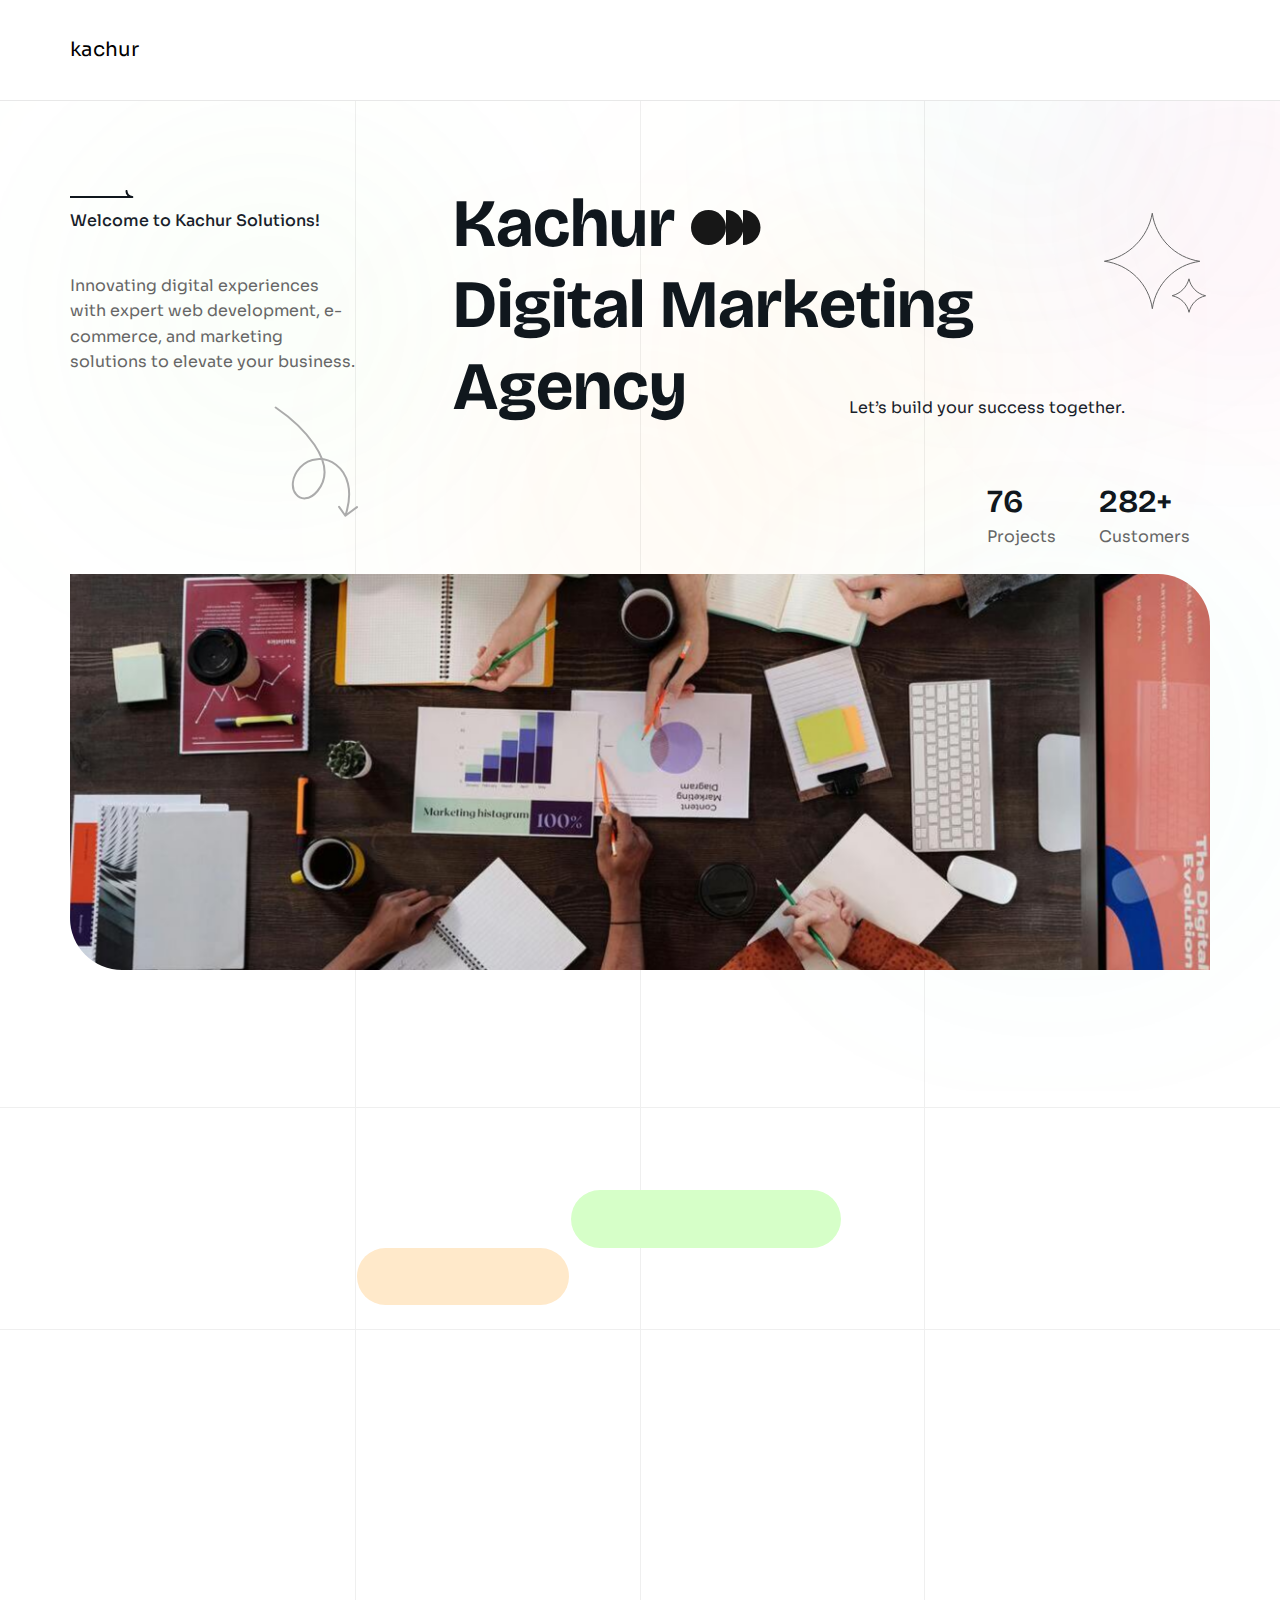
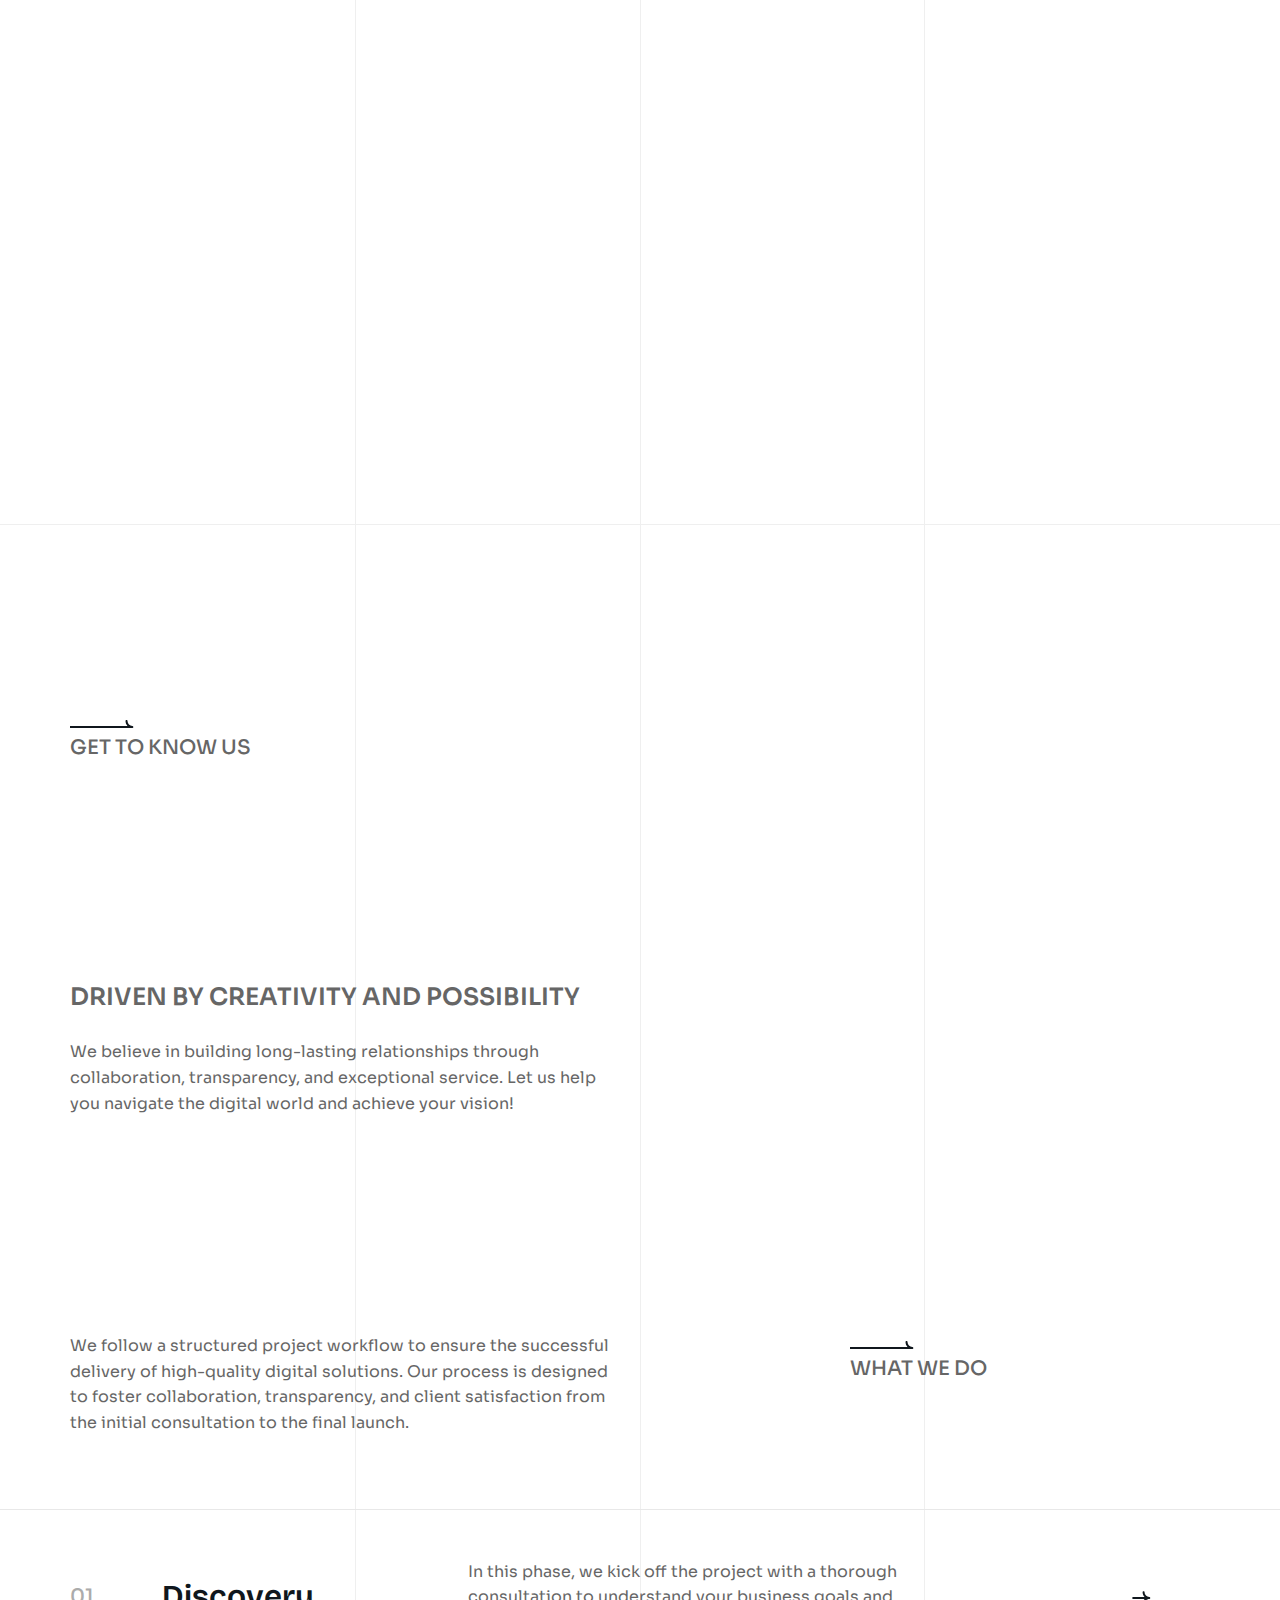
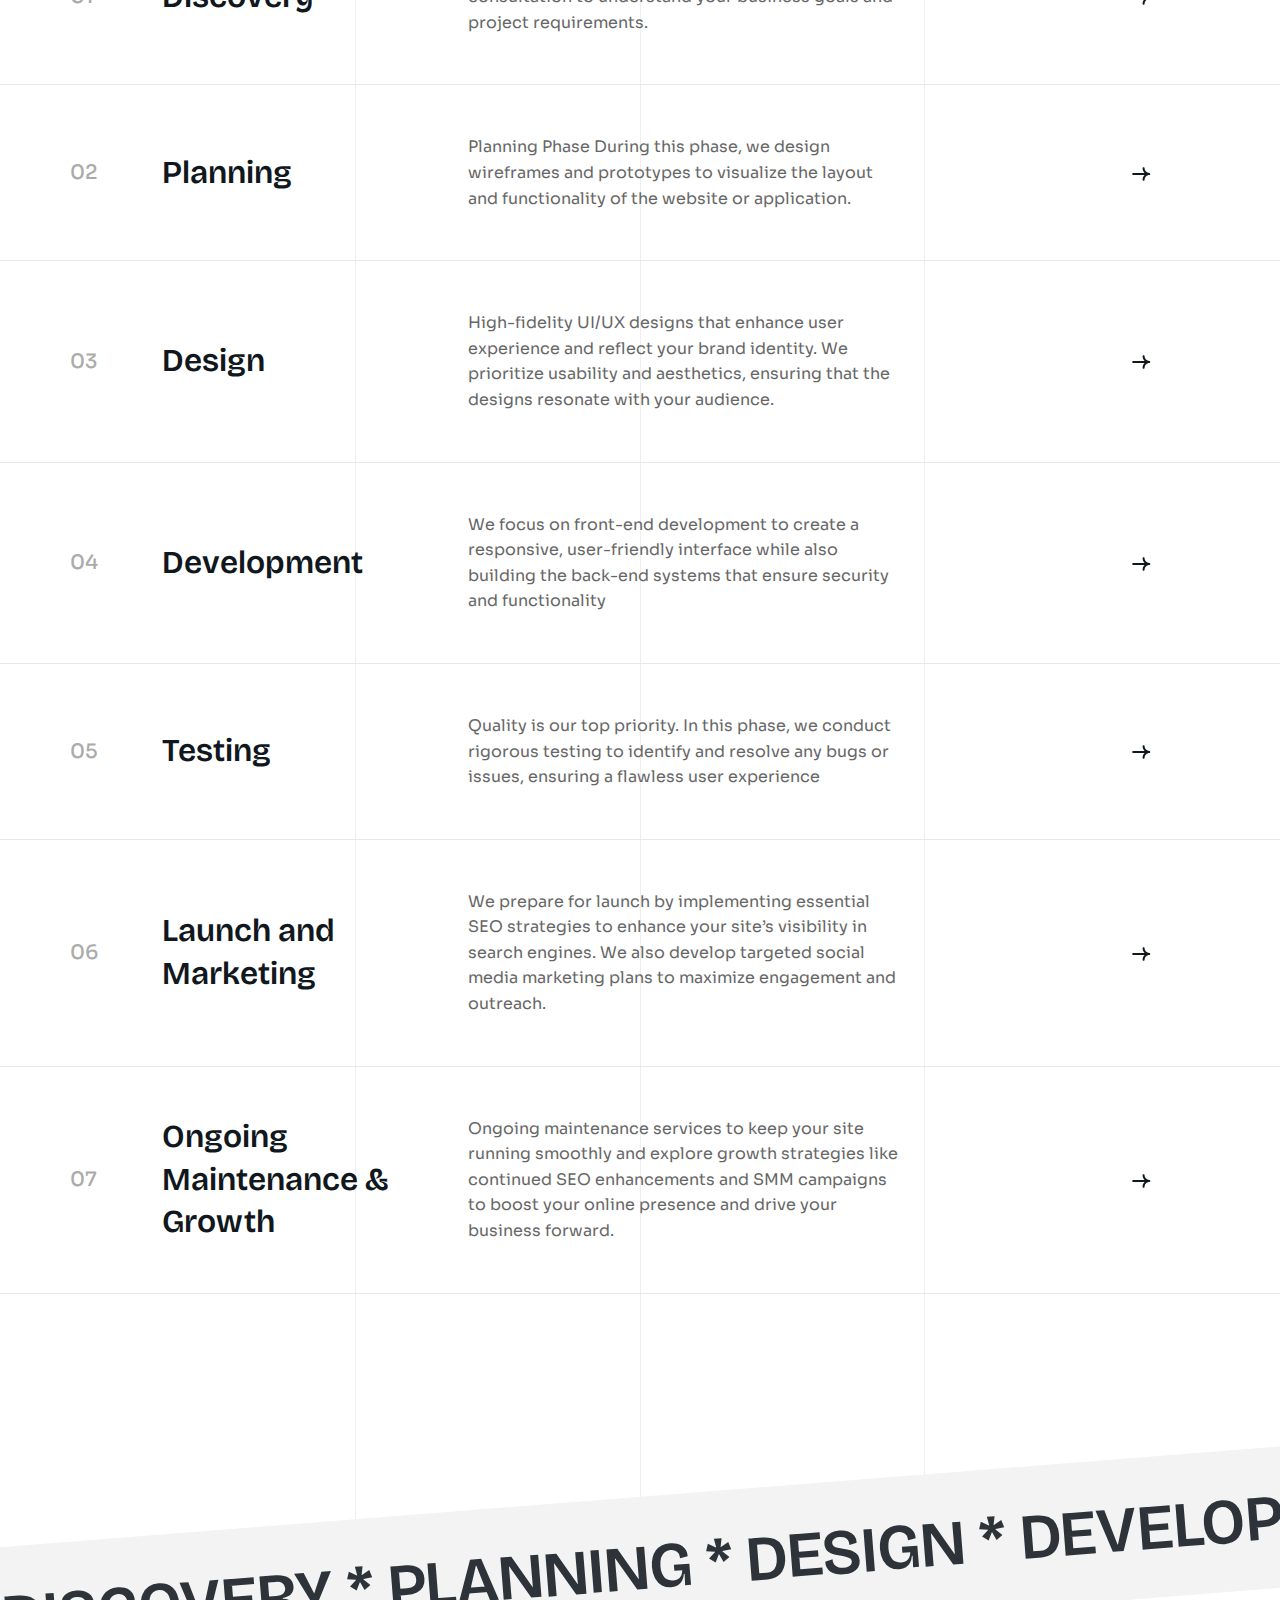
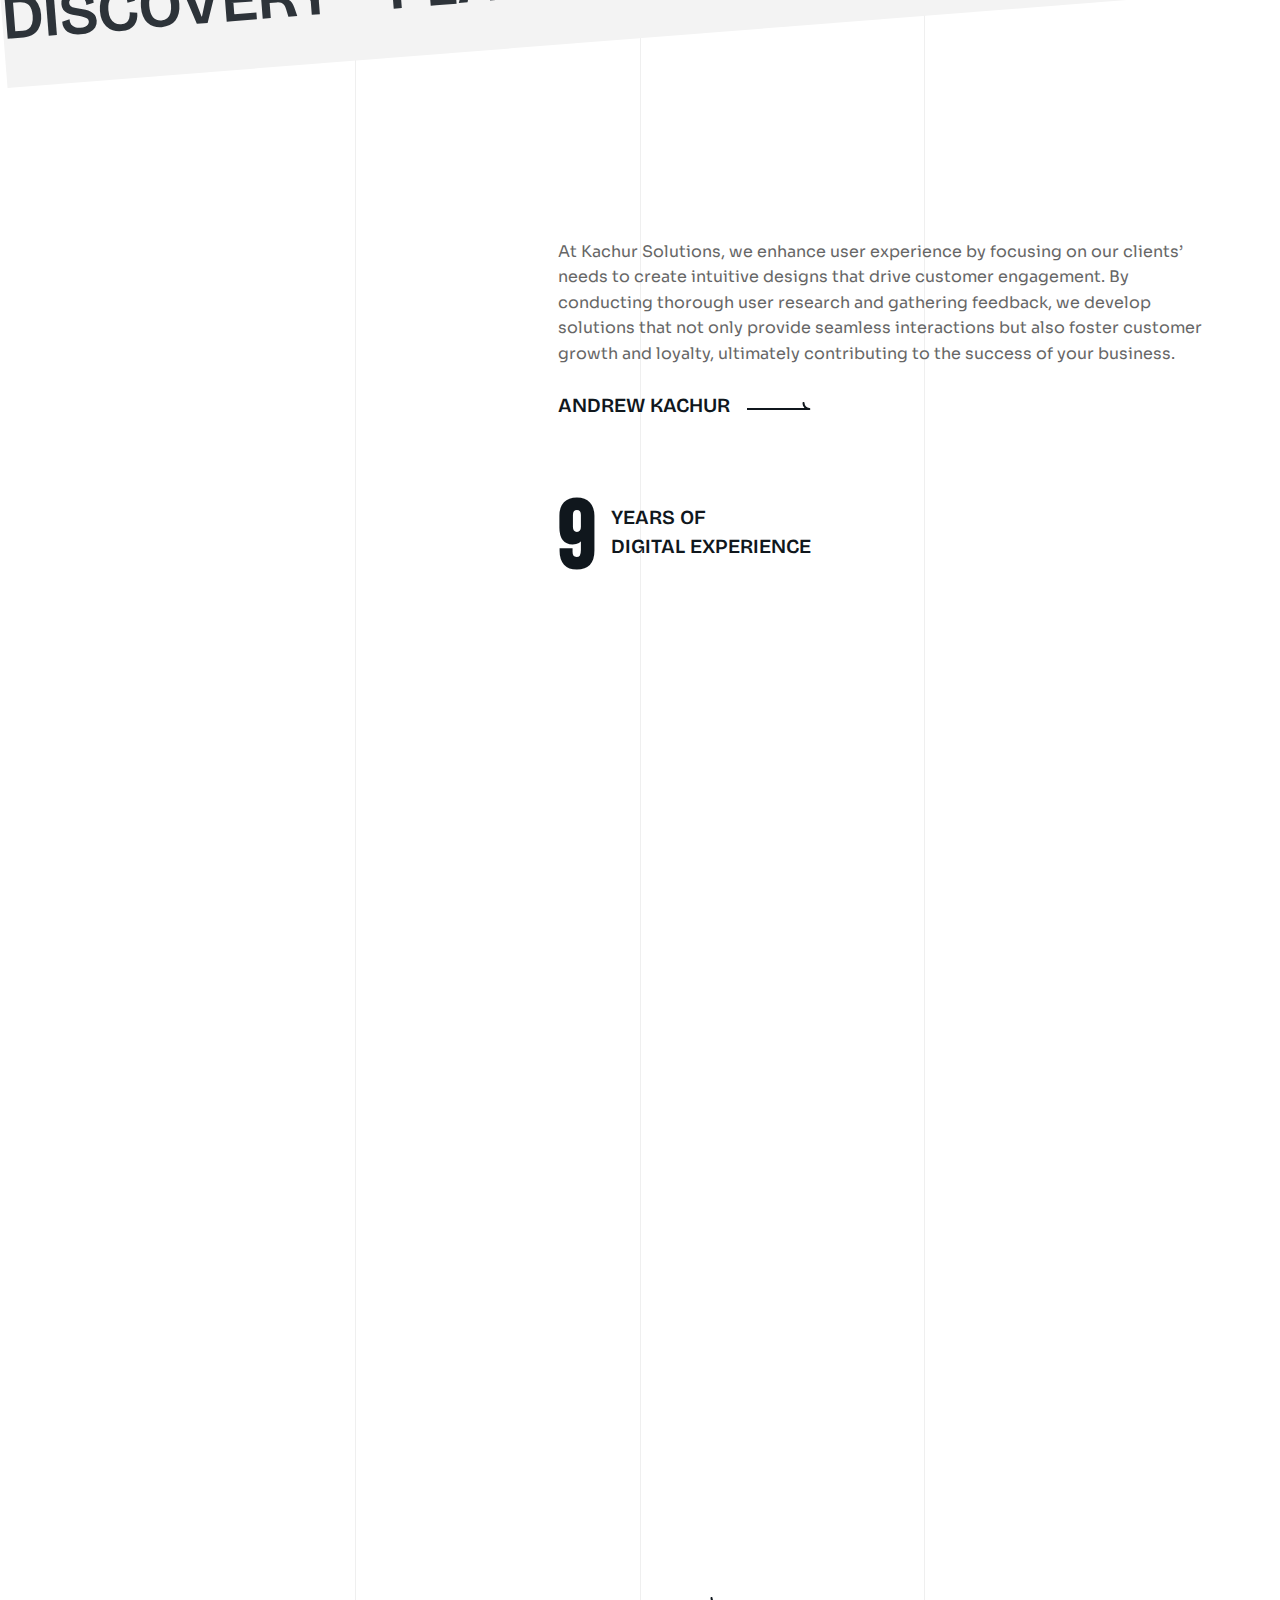
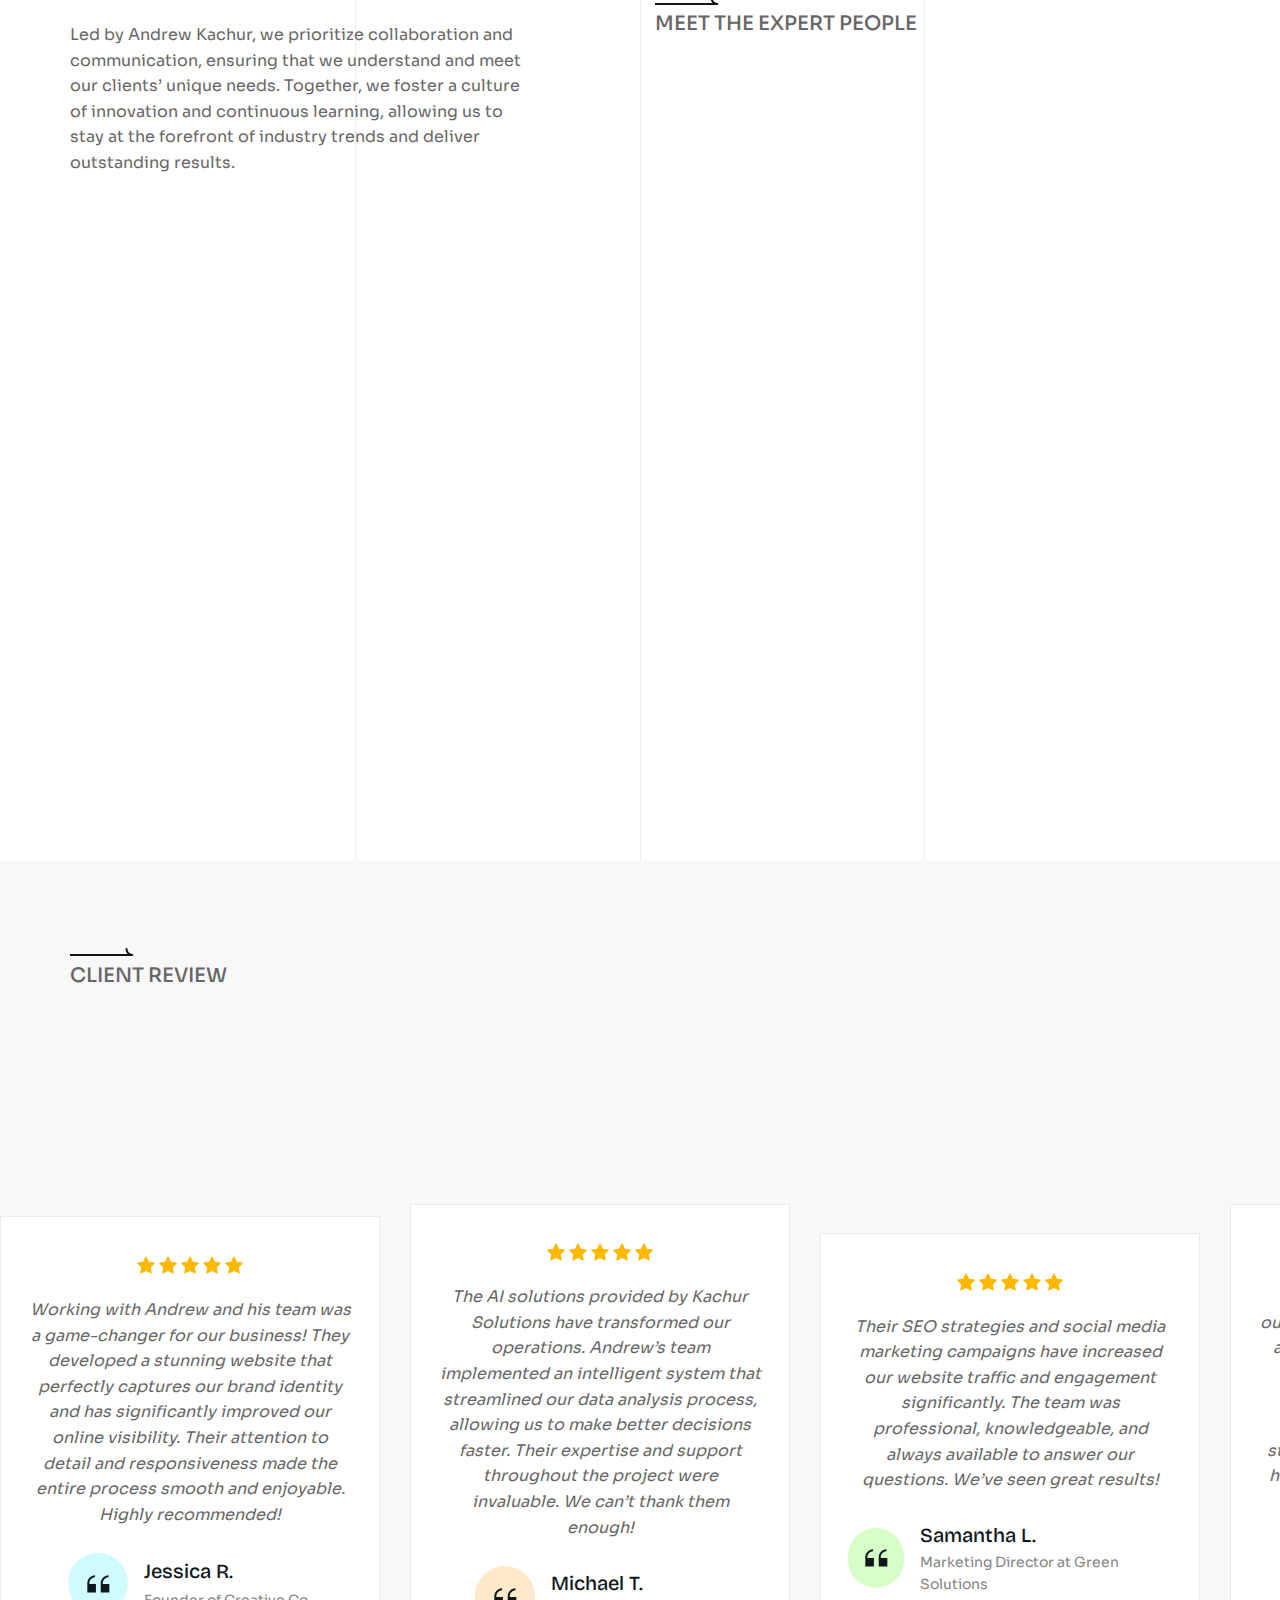
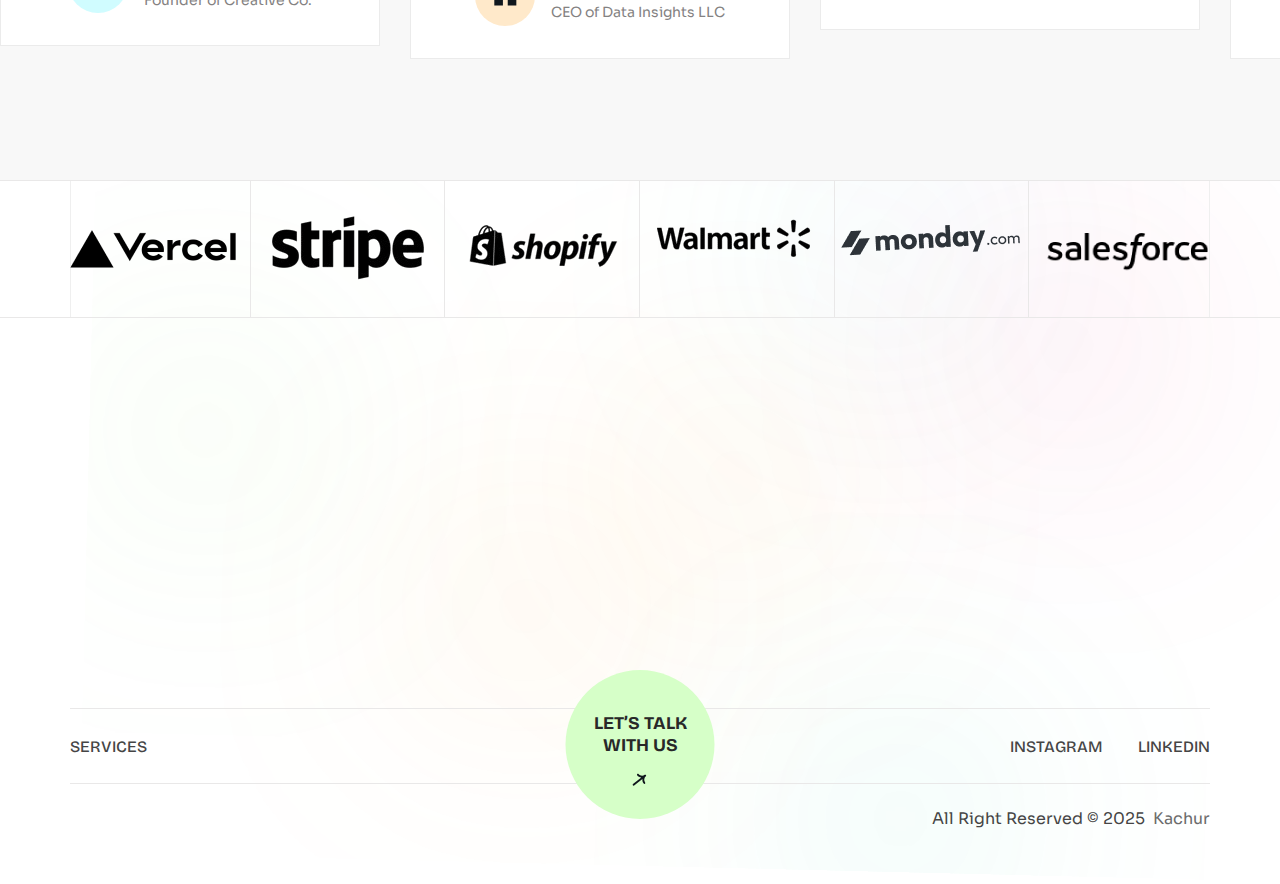
<file: index.html>
<!DOCTYPE html>
<html lang="en">
  <head>
<!-- Google tag (gtag.js) -->
<script async src="https://www.googletagmanager.com/gtag/js?id=AW-17079520695">
</script>
<script>
  window.dataLayer = window.dataLayer || [];
  function gtag(){dataLayer.push(arguments);}
  gtag('js', new Date());

  gtag('config', 'AW-17079520695');
</script>
    <meta charset="UTF-8" />
    <meta http-equiv="X-UA-Compatible" content="IE=edge" />
    <title>Kachur | Innovative Web & Digital Solutions</title>
    <meta
      name="description"
      content="Kachur Solutions is a professional digital agency offering web development, e-commerce, mobile apps, and business solutions. Transform your digital presence with our expert team."
    />
    <meta
      name="viewport"
      content="width=device-width,initial-scale=1,maximum-scale=5,minimum-scale=1,user-scalable=yes"
    />
    <meta
      name="keywords"
      content="web development, digital solutions, e-commerce, mobile apps, business systems, digital agency, professional web design, IT services, custom websites, app development"
    />
    <link
      rel="shortcut icon"
      type="image/x-icon"
      href="assets/img/favicon.ico"
    />
    <link rel="stylesheet" href="assets/css/bootstrap.min.css" />
    <link rel="stylesheet" href="assets/fontawsome/css/all.min.css" />
    <link rel="stylesheet" href="assets/fontawsome/css/fontawesome.min.css" />
    <link rel="stylesheet" href="assets/css/slick.css" />
    <link rel="stylesheet" href="assets/css/magnific-popup.css" />
    <link rel="stylesheet" href="assets/css/animate.min.css" />
    <link rel="stylesheet" href="assets/css/odometer.css" />
    <link rel="stylesheet" href="assets/css/style.css" />
  </head>
  <body>
   
    <div class="fullpage_loader"><div class="loader"></div></div>
    <div id="header-fixed-height"></div>
    <header class="header-section w-100" id="sticky-header">
      <nav class="navbar p-0 navbar-expand-xl d-none d-xl-flex">
        <div class="container px-0">
          <a class="navbar-brand" href="/">kachur</a
          ><button
            class="navbar-toggler"
            type="button"
            data-bs-toggle="collapse"
            data-bs-target="#navbarSupportedContent"
            aria-controls="navbarSupportedContent"
            aria-expanded="false"
            aria-label="Toggle navigation"
          >
            <span class="navbar-toggler-icon"></span>
          </button>
          <div class="collapse navbar-collapse" id="navbarSupportedContent">
            <ul class="navbar-nav mx-auto mb-lg-0"></ul>
          </div>
        </div>
      </nav>
      <div class="mobile-menu-area d-block d-xl-none">
        <div class="mobile-topbar">
          <div class="container">
            <div class="d-flex justify-content-between align-items-center">
              <div class="logo">
                <a class="navbar-brand" href="/">kachur</a>
              </div>
              <div class="bars"><i class="fas fa-bars"></i></div>
            </div>
          </div>
        </div>
        <div class="mobile-menu-overlay"></div>
        <div class="mobile-menu-main">
          <div class="logo">
            <a class="navbar-brand" href="/">kachur</a>
          </div>
          <div class="close-mobile-menu">
            <i class="fas fa-times"></i>
          </div>
          <div class="menu-body">
            <div class="menu-list">
              <ul class="list-unstyled"></ul>
            </div>
          </div>
        </div>
      </div>
    </header>
    <main class="position-relative">
      <div
        class="inner-page-lines position-absolute d-flex justify-content-between w-100 top-0 bottom-0 z-n1"
      >
        <span class="opacity-0"></span><span></span><span></span><span></span
        ><span class="opacity-0"></span>
      </div>
      <section class="banner-section-two position-relative">
        <img
          src="assets/img/bg/banner-two-bg.svg"
          alt="banner-two-bg"
          class="banner-two-bg z-n1 position-absolute top-0 end-0"
        />
        <div class="container px-0">
          <div class="content">
            <div class="row">
              <div class="col-lg-3">
                <div class="left-content position-relative">
                  <h4 class="wecome-text">
                    <span class="shape d-block"
                      ><img
                        src="assets/img/we-provide/section-sub-title-shape.svg"
                        alt="section-sub-title-shape" /></span
                    >Welcome to Kachur Solutions!
                  </h4>
                  <p>
                    Innovating digital experiences with expert web development,
                    e-commerce, and marketing solutions to elevate your
                    business.
                  </p>
                  <div class="left-shape position-absolute">
                    <img
                      src="assets/img/images/banner-two-shape-1.svg"
                      alt="banner-two-shape"
                    />
                  </div>
                </div>
              </div>
              <div class="col-lg-7">
                <div class="middle-content position-relative">
                  <h1 class="title split-text right">
                    Kachur<span
                      ><img
                        class="ms-3"
                        src="assets/img/images/banner-two-shape-3.svg"
                        alt="banner-two-shape-3" /></span
                    ><span class="d-block">Digital Marketing</span>Agency
                  </h1>
                  <p class="position-absolute">
                    Let’s build your success together.
                  </p>
                </div>
              </div>
              <div class="col-lg-2">
                <div class="stars text-end">
                  <img
                    src="assets/img/images/banner-two-shape-2.svg"
                    alt="banner-two-shape"
                  />
                </div>
              </div>
            </div>
            <div class="feedback-counter">
              <div class="row">
                <div class="col-sm-6 col-lg-2 align-self-end"></div>
                <div class="col-sm-6 col-lg-3 ms-auto">
                  <div class="counter-info position-relative">
                    <div class="row g-3">
                      <div class="col-sm-6 col-lg-6 col-6">
                        <div class="counter-item">
                          <h4 class="title">
                            <span class="counter">76</span>
                          </h4>
                          <p>Projects</p>
                        </div>
                      </div>
                      <div class="col-sm-6 col-lg-6 col-6">
                        <div class="counter-item">
                          <h4 class="title">
                            <span class="counter">28</span>2+
                          </h4>
                          <p>Customers</p>
                        </div>
                      </div>
                    </div>
                  </div>
                </div>
              </div>
            </div>
          </div>
          <div class="image reveal zoom-out overflow-hidden">
            <img
              src="assets/img/images/banner-two-img.jpg"
              alt="banner-two-img"
              class="img-fluid w-100"
            />
          </div>
        </div>
      </section>
      <section
        class="feature-section feature-section-two content"
        id="features"
      >
        <div class="section-title-block">
          <div class="container">
            <div class="row">
              <div class="col-lg-8 mx-auto">
                <h3 class="section-title text-center split-text right">
                  Features are essential for building a<span class="cr"
                    >successful</span
                  >and<span class="br">creative</span>online business.
                </h3>
              </div>
            </div>
          </div>
        </div>
        <div class="container px-0">
          <div class="feature-main">
            <div class="row g-4">
              <div
                class="col-lg-3 col-sm-6 feature-content position-relative fade-up"
              >
                <div class="feature-item text-center">
                  <div class="feature-text">
                    <h4 class="feature-title">Web Development</h4>
                    <p>
                      From corporate sites to complex web applications, we build
                      solutions that drive engagement and conversions.
                    </p>
                  </div>
                </div>
              </div>
              <div
                class="col-lg-3 col-sm-6 feature-content position-relative fade-up"
              >
                <div class="feature-item text-center">
                  <div class="feature-text">
                    <h4 class="feature-title">AI Development</h4>
                    <p>
                      Develop custom AI models and integrate intelligent systems
                      into your business to automate processes
                    </p>
                  </div>
                </div>
              </div>
              <div
                class="col-lg-3 col-sm-6 feature-content position-relative fade-up"
              >
                <div class="feature-item text-center">
                  <div class="feature-text">
                    <h4 class="feature-title">SEO & SMM Advertising</h4>
                    <p>
                      Strategies and targeted social media campaigns help
                      elevate your brand’s presence, attract qualified traffic,
                      and increase your ROI
                    </p>
                  </div>
                </div>
              </div>
              <div
                class="col-lg-3 col-sm-6 feature-content position-relative fade-up"
              >
                <div class="feature-item text-center">
                  <div class="feature-text">
                    <h4 class="feature-title">
                      Mobile App Development & Advertising
                    </h4>
                    <p>
                      We build engaging, user-centric mobile applications for
                      iOS and Android, coupled with marketing strategies that
                      maximize downloads
                    </p>
                  </div>
                </div>
              </div>
              <div
                class="col-lg-3 col-sm-6 feature-content position-relative fade-up"
              >
                <div class="feature-item text-center">
                  <div class="feature-text">
                    <h4 class="feature-title">Custom Business Solutions</h4>
                    <p>
                      We design and implement customized dashboards, CRM
                      integrations, and automation tools to help you track KPIs,
                      manage workflows, and optimize business efficiency.
                    </p>
                  </div>
                </div>
              </div>
              <div
                class="col-lg-3 col-sm-6 feature-content position-relative fade-up"
              >
                <div class="feature-item text-center">
                  <div class="feature-text">
                    <h4 class="feature-title">UI/UX Design</h4>
                    <p>
                      intuitive and visually compelling UI/UX designs that
                      enhance user experiences, increase satisfaction
                    </p>
                  </div>
                </div>
              </div>
              <div
                class="col-lg-3 col-sm-6 feature-content position-relative fade-up"
              >
                <div class="feature-item text-center">
                  <div class="feature-text">
                    <h4 class="feature-title">Website & Product Maintenance</h4>
                    <p>
                      Our maintenance services include regular updates,
                      performance monitoring, and security management to keep
                      your website and applications running smoothly and
                      securely.
                    </p>
                  </div>
                </div>
              </div>
            </div>
          </div>
        </div>
      </section>
      <section class="about-us-section">
        <div class="container">
          <div class="row">
            <div class="col-lg-6">
              <div class="about-text">
                <div class="section-title-block">
                  <h5 class="section-sub-title">
                    <span class="shape d-block"
                      ><img
                        src="assets/img/we-provide/section-sub-title-shape.svg"
                        alt="section-sub-title-shape" /></span
                    >GET TO KNOW US
                  </h5>
                  <h3 class="section-title split-text right">
                    Unleash your business's full potential.
                  </h3>
                </div>
                <h4 class="inner-title">
                  DRIVEN BY CREATIVITY AND POSSIBILITY
                </h4>
                <p>
                  We believe in building long-lasting relationships through
                  collaboration, transparency, and exceptional service. Let us
                  help you navigate the digital world and achieve your vision!
                </p>
              </div>
            </div>
            <div class="col-lg-6">
              <div class="about-image position-relative">
                <div class="row">
                  <div class="col-lg-6 col-sm-6 col-6">
                    <div class="img img-one position-relative reveal left">
                      <img
                        src="assets/img/about-us/about-1-img-1.jpg"
                        alt="about-1-img"
                        class="img-fluid w-100"
                      />
                    </div>
                  </div>
                  <div class="col-lg-6 col-sm-6 col-6">
                    <div class="img img-two reveal left">
                      <img
                        src="assets/img/about-us/about-1-img-2.jpg"
                        alt="about-1-img"
                        class="img-fluid w-100"
                      />
                    </div>
                  </div>
                </div>
              </div>
            </div>
          </div>
        </div>
      </section>
      <section class="services-section services-section-two">
        <div class="container">
          <div class="services-top-info">
            <div class="row g-4">
              <div class="col-lg-6 col-md-7 order-2 order-md-1">
                <p>
                  We follow a structured project workflow to ensure the
                  successful delivery of high-quality digital solutions. Our
                  process is designed to foster collaboration, transparency, and
                  client satisfaction from the initial consultation to the final
                  launch.
                </p>
              </div>
              <div class="col-lg-4 col-md-5 ms-auto order-1 order-md-2">
                <div class="section-title-block">
                  <h5 class="section-sub-title">
                    <span class="shape d-block"
                      ><img
                        src="assets/img/we-provide/section-sub-title-shape.svg"
                        alt="section-sub-title-shape" /></span
                    >WHAT WE DO
                  </h5>
                  <h3 class="section-title split-text right">Workflow</h3>
                </div>
              </div>
            </div>
          </div>
        </div>
        <div class="services-main">
          <div class="services-item">
            <div class="container">
              <a
                href="#"
                class="d-flex justify-content-between align-items-center w-100"
                ><h5 class="number w-100">01</h5>
                <h3 class="title w-100">Discovery</h3>
                <p class="des w-100">
                  In this phase, we kick off the project with a thorough
                  consultation to understand your business goals and project
                  requirements.
                </p>
                <div class="icon w-100 position-relative">
                  <img
                    src="assets/img/icons/icon-right.svg"
                    alt="icon-right"
                  /></div
              ></a>
            </div>
          </div>
          <div class="services-item">
            <div class="container">
              <a
                href="#"
                class="d-flex justify-content-between align-items-center w-100"
                ><h5 class="number w-100">02</h5>
                <h3 class="title w-100">Planning</h3>
                <p class="des w-100">
                  Planning Phase During this phase, we design wireframes and
                  prototypes to visualize the layout and functionality of the
                  website or application.
                </p>
                <div class="icon w-100 position-relative">
                  <img
                    src="assets/img/icons/icon-right.svg"
                    alt="icon-right"
                  /></div
              ></a>
            </div>
          </div>
          <div class="services-item">
            <div class="container">
              <a
                href="#"
                class="d-flex justify-content-between align-items-center w-100"
                ><h5 class="number w-100">03</h5>
                <h3 class="title w-100">Design</h3>
                <p class="des w-100">
                  High-fidelity UI/UX designs that enhance user experience and
                  reflect your brand identity. We prioritize usability and
                  aesthetics, ensuring that the designs resonate with your
                  audience.
                </p>
                <div class="icon w-100 position-relative">
                  <img
                    src="assets/img/icons/icon-right.svg"
                    alt="icon-right"
                  /></div
              ></a>
            </div>
          </div>
          <div class="services-item">
            <div class="container">
              <a
                href="#"
                class="d-flex justify-content-between align-items-center w-100"
                ><h5 class="number w-100">04</h5>
                <h3 class="title w-100">Development</h3>
                <p class="des w-100">
                  We focus on front-end development to create a responsive,
                  user-friendly interface while also building the back-end
                  systems that ensure security and functionality
                </p>
                <div class="icon w-100 position-relative">
                  <img
                    src="assets/img/icons/icon-right.svg"
                    alt="icon-right"
                  /></div
              ></a>
            </div>
          </div>
          <div class="services-item">
            <div class="container">
              <a
                href="#"
                class="d-flex justify-content-between align-items-center w-100"
                ><h5 class="number w-100">05</h5>
                <h3 class="title w-100">Testing</h3>
                <p class="des w-100">
                  Quality is our top priority. In this phase, we conduct
                  rigorous testing to identify and resolve any bugs or issues,
                  ensuring a flawless user experience
                </p>
                <div class="icon w-100 position-relative">
                  <img
                    src="assets/img/icons/icon-right.svg"
                    alt="icon-right"
                  /></div
              ></a>
            </div>
          </div>
          <div class="services-item">
            <div class="container">
              <a
                href="#"
                class="d-flex justify-content-between align-items-center w-100"
                ><h5 class="number w-100">06</h5>
                <h3 class="title w-100">Launch and Marketing</h3>
                <p class="des w-100">
                  We prepare for launch by implementing essential SEO strategies
                  to enhance your site’s visibility in search engines. We also
                  develop targeted social media marketing plans to maximize
                  engagement and outreach.
                </p>
                <div class="icon w-100 position-relative">
                  <img
                    src="assets/img/icons/icon-right.svg"
                    alt="icon-right"
                  /></div
              ></a>
            </div>
          </div>
          <div class="services-item">
            <div class="container">
              <a
                href="#"
                class="d-flex justify-content-between align-items-center w-100"
                ><h5 class="number w-100">07</h5>
                <h3 class="title w-100">Ongoing Maintenance & Growth</h3>
                <p class="des w-100">
                  Ongoing maintenance services to keep your site running
                  smoothly and explore growth strategies like continued SEO
                  enhancements and SMM campaigns to boost your online presence
                  and drive your business forward.
                </p>
                <div class="icon w-100 position-relative">
                  <img
                    src="assets/img/icons/icon-right.svg"
                    alt="icon-right"
                  /></div
              ></a>
            </div>
          </div>
        </div>
      </section>
      <section class="text-slider-section text-slider-section-two">
        <div class="slider-main d-flex align-items-center">
          <div class="slider-item d-flex align-items-center">
            <h4 class="title">
              Discovery * Planning * Design * Development * Testing * Launch and
              Marketing * Ongoing Maintenance & Growth
            </h4>
            <h4 class="title">
              Discovery * Planning * Design * Development * Testing * Launch and
              Marketing * Ongoing Maintenance & Growth
            </h4>
          </div>
          <div class="slider-item d-flex align-items-center">
            <h4 class="title">
              Discovery * Planning * Design * Development * Testing * Launch and
              Marketing * Ongoing Maintenance & Growth
            </h4>
            <h4 class="title">
              Discovery * Planning * Design * Development * Testing * Launch and
              Marketing * Ongoing Maintenance & Growth
            </h4>
          </div>
        </div>
      </section>
      <section class="project-section-two">
        <div class="container">
          <div class="projects-content" id="portfolio">
            <div class="row">
              <div class="col-lg-5">
                <div class="section-title-block d-md-flex">
                  <h3 class="section-title split-text right">
                    How we enhance<span class="d-xl-block">user</span>experience
                  </h3>
                </div>
              </div>
              <div class="col-lg-7">
                <div class="right-info">
                  <p>
                    At Kachur Solutions, we enhance user experience by focusing
                    on our clients’ needs to create intuitive designs that drive
                    customer engagement. By conducting thorough user research
                    and gathering feedback, we develop solutions that not only
                    provide seamless interactions but also foster customer
                    growth and loyalty, ultimately contributing to the success
                    of your business.
                  </p>
                  <div class="author">
                    <h4 class="name text-uppercase">
                      Andrew Kachur
                      <img
                        src="assets/img/we-provide/section-sub-title-shape.svg"
                        alt="section-sub-title-shape"
                      />
                    </h4>
                  </div>
                  <div class="experiance d-flex">
                    <div class="year">
                      <span class="counter">9</span>
                    </div>
                    <h4 class="title text-uppercase">
                      years of<span class="d-block">digital experience</span>
                    </h4>
                  </div>
                </div>
              </div>
            </div>
          </div>
          <div class="project-main">
            <div class="row project-container">
              <div class="col-lg-7">
                <div class="project-item-two position-relative reveal zoom-out">
                  <img
                    src="assets/img/projects/project-2-img-1.png"
                    alt="e-commerce"
                    class="img-fluid w-100"
                  /><a
                    target="_blank"
                    href="https://henne.us"
                    class="view-detials-btn position-absolute top-50 start-50 translate-middle"
                    ><img
                      class="circle-img"
                      src="assets/img/projects/project-details-btn-circle.svg"
                      alt="project-details-btn-circle" /><span
                      class="position-absolute top-50 start-50 translate-middle text-center"
                      >View Details<span class="arrow-icon"
                        ><img
                          src="assets/img/icons/icon-right-white.svg"
                          alt="icon-right-white" /></span></span
                  ></a>
                </div>
              </div>
              <div class="col-lg-5">
                <div
                  class="project-item-two item-two position-relative reveal zoom-out"
                >
                  <img
                    src="assets/img/projects/project-2-img-2.png"
                    alt="automobile listing"
                    class="img-fluid w-100"
                  /><a
                    target="_blank"
                    href="https://www.gaspedaal.nl/"
                    class="view-detials-btn position-absolute top-50 start-50 translate-middle"
                    ><img
                      class="circle-img"
                      src="assets/img/projects/project-details-btn-circle.svg"
                      alt="project-details-btn-circle" /><span
                      class="position-absolute top-50 start-50 translate-middle text-center"
                      >View Details<span class="arrow-icon"
                        ><img
                          src="assets/img/icons/icon-right-white.svg"
                          alt="icon-right-white" /></span></span
                  ></a>
                </div>
              </div>
              <div class="col-lg-5">
                <div
                  class="project-item-two item-two position-relative reveal zoom-out"
                >
                  <img
                    src="assets/img/projects/project-2-img-3.png"
                    alt="rehab website"
                    class="img-fluid w-100"
                  /><a
                    target="_blank"
                    href="https://genesishouse.net/"
                    class="view-detials-btn position-absolute top-50 start-50 translate-middle"
                    ><img
                      class="circle-img"
                      src="assets/img/projects/project-details-btn-circle.svg"
                      alt="project-details-btn-circle" /><span
                      class="position-absolute top-50 start-50 translate-middle text-center"
                      >View Details<span class="arrow-icon"
                        ><img
                          src="assets/img/icons/icon-right-white.svg"
                          alt="icon-right-white" /></span></span
                  ></a>
                </div>
              </div>
              <div class="col-lg-7">
                <div class="project-item-two position-relative reveal zoom-out">
                  <img
                    src="assets/img/projects/ytmain.png"
                    alt="your turn mobile game"
                    class="img-fluid w-100"
                  /><a
                    target="_blank"
                    href="https://apps.apple.com/us/app/your-turn/id6450970526"
                    class="view-detials-btn position-absolute top-50 start-50 translate-middle"
                    ><img
                      class="circle-img"
                      src="assets/img/projects/project-details-btn-circle.svg"
                      alt="project-details-btn-circle" /><span
                      class="position-absolute top-50 start-50 translate-middle text-center"
                      >View Details<span class="arrow-icon"
                        ><img
                          src="assets/img/icons/icon-right-white.svg"
                          alt="icon-right-white" /></span></span
                  ></a>
                </div>
              </div>
            </div>
          </div>
        </div>
      </section>
      <section class="team-section-two content">
        <div class="container px-0">
          <div class="team-section-top-info">
            <div class="row g-4">
              <div
                class="col-xxl-6 col-xl-5 col-lg-6 align-self-end order-2 order-lg-1"
              >
                <p>
                  Led by Andrew Kachur, we prioritize collaboration and
                  communication, ensuring that we understand and meet our
                  clients’ unique needs. Together, we foster a culture of
                  innovation and continuous learning, allowing us to stay at the
                  forefront of industry trends and deliver outstanding results.
                </p>
              </div>
              <div
                class="col-xxl-5 col-xl-6 col-lg-6 ms-auto order-1 order-lg-2"
              >
                <div class="section-title-block">
                  <h5 class="section-sub-title">
                    <span class="shape d-block"
                      ><img
                        src="assets/img/we-provide/section-sub-title-shape.svg"
                        alt="section-sub-title-shape" /></span
                    >Meet the Expert People
                  </h5>
                  <h3 class="section-title split-text right">
                    Expert and professional team members.
                  </h3>
                </div>
              </div>
            </div>
          </div>
          <div class="row team-row">
            <div class="col-lg-4 col-sm-6 fade-up">
              <div class="team-item team-member-1">
                <div class="img">
                  <img
                    src="assets/img/team/team-2-img-1.jpg"
                    alt="team-2-img"
                    class="img-fluid w-100"
                  />
                </div>
                <div class="text">
                  <a href="#" class="title">Andrew Kachur</a>
                  <p></p>
                </div>
              </div>
            </div>
          </div>
        </div>
      </section>
      <section class="testimonial-section-two">
        <div class="container">
          <div class="row g-4">
            <div class="col-md-7 align-self-center">
              <div class="section-title-block">
                <h5 class="section-sub-title">
                  <span class="shape d-block"
                    ><img
                      src="assets/img/we-provide/section-sub-title-shape.svg"
                      alt="section-sub-title-shape" /></span
                  >client review
                </h5>
                <h3 class="section-title split-text right">
                  Trusted feedback from satisfied customers.
                </h3>
              </div>
            </div>
          </div>
        </div>
        <div class="slider-main">
          <div class="testimonial-two-slider d-flex align-items-center">
            <div class="slider-content d-flex align-items-center">
              <div class="slider-item">
                <div class="star text-center">
                  <img src="assets/img/icons/star.svg" alt="star" />
                  <img src="assets/img/icons/star.svg" alt="star" />
                  <img src="assets/img/icons/star.svg" alt="star" />
                  <img src="assets/img/icons/star.svg" alt="star" />
                  <img src="assets/img/icons/star.svg" alt="star" />
                </div>
                <div class="text text-center">
                  <p>
                    Working with Andrew and his team was a game-changer for our
                    business! They developed a stunning website that perfectly
                    captures our brand identity and has significantly improved
                    our online visibility. Their attention to detail and
                    responsiveness made the entire process smooth and enjoyable.
                    Highly recommended!
                  </p>
                </div>
                <div class="name d-flex align-items-center">
                  <div
                    class="icon d-flex justify-content-center align-items-center rounded-pill"
                  >
                    <img src="assets/img/icons/quote.svg" alt="quote" />
                  </div>
                  <div class="info">
                    <h4 class="title">Jessica R.</h4>
                    <span>Founder of Creative Co.</span>
                  </div>
                </div>
              </div>
              <div class="slider-item">
                <div class="star text-center">
                  <img src="assets/img/icons/star.svg" alt="star" />
                  <img src="assets/img/icons/star.svg" alt="star" />
                  <img src="assets/img/icons/star.svg" alt="star" />
                  <img src="assets/img/icons/star.svg" alt="star" />
                  <img src="assets/img/icons/star.svg" alt="star" />
                </div>
                <div class="text text-center">
                  <p>
                    The AI solutions provided by Kachur Solutions have
                    transformed our operations. Andrew’s team implemented an
                    intelligent system that streamlined our data analysis
                    process, allowing us to make better decisions faster. Their
                    expertise and support throughout the project were
                    invaluable. We can’t thank them enough!
                  </p>
                </div>
                <div class="name d-flex align-items-center">
                  <div
                    class="icon icon-two d-flex justify-content-center align-items-center rounded-pill"
                  >
                    <img src="assets/img/icons/quote.svg" alt="quote" />
                  </div>
                  <div class="info">
                    <h4 class="title">Michael T.</h4>
                    <span>CEO of Data Insights LLC</span>
                  </div>
                </div>
              </div>
              <div class="slider-item">
                <div class="star text-center">
                  <img src="assets/img/icons/star.svg" alt="star" />
                  <img src="assets/img/icons/star.svg" alt="star" />
                  <img src="assets/img/icons/star.svg" alt="star" />
                  <img src="assets/img/icons/star.svg" alt="star" />
                  <img src="assets/img/icons/star.svg" alt="star" />
                </div>
                <div class="text text-center">
                  <p>
                    Their SEO strategies and social media marketing campaigns
                    have increased our website traffic and engagement
                    significantly. The team was professional, knowledgeable, and
                    always available to answer our questions. We’ve seen great
                    results!
                  </p>
                </div>
                <div class="name d-flex align-items-center">
                  <div
                    class="icon icon-three d-flex justify-content-center align-items-center rounded-pill"
                  >
                    <img src="assets/img/icons/quote.svg" alt="quote" />
                  </div>
                  <div class="info">
                    <h4 class="title">Samantha L.</h4>
                    <span>Marketing Director at Green Solutions</span>
                  </div>
                </div>
              </div>
              <div class="slider-item">
                <div class="star text-center">
                  <img src="assets/img/icons/star.svg" alt="star" />
                  <img src="assets/img/icons/star.svg" alt="star" />
                  <img src="assets/img/icons/star.svg" alt="star" />
                  <img src="assets/img/icons/star.svg" alt="star" />
                  <img src="assets/img/icons/star.svg" alt="star" />
                </div>
                <div class="text text-center">
                  <p>
                    Andrew and his team did an outstanding job developing our
                    mobile app! They took our ideas and turned them into a
                    user-friendly, visually appealing application that our
                    customers love. The marketing strategies they provided
                    post-launch have also helped us achieve fantastic download
                    numbers. A top-notch experience!
                  </p>
                </div>
                <div class="name d-flex align-items-center">
                  <div
                    class="icon icon-four d-flex justify-content-center align-items-center rounded-pill"
                  >
                    <img src="assets/img/icons/quote.svg" alt="quote" />
                  </div>
                  <div class="info">
                    <h4 class="title">David K.</h4>
                    <span>Co-founder of AppVentures</span>
                  </div>
                </div>
              </div>
              <div class="slider-item">
                <div class="star text-center">
                  <img src="assets/img/icons/star.svg" alt="star" />
                  <img src="assets/img/icons/star.svg" alt="star" />
                  <img src="assets/img/icons/star.svg" alt="star" />
                  <img src="assets/img/icons/star.svg" alt="star" />
                </div>
                <div class="text text-center">
                  <p>
                    Andrew was attentive to our needs, and the final product
                    exceeded our expectations. Their commitment to our success
                    is evident in every interaction.
                  </p>
                </div>
                <div class="name d-flex align-items-center">
                  <div
                    class="icon d-flex justify-content-center align-items-center rounded-pill"
                  >
                    <img src="assets/img/icons/quote.svg" alt="quote" />
                  </div>
                  <div class="info">
                    <h4 class="title">Emily J.</h4>
                    <span>Operations Manager at InnovateTech</span>
                  </div>
                </div>
              </div>
            </div>
            <div class="slider-content d-flex align-items-center">
              <div class="slider-item">
                <div class="star text-center">
                  <img src="assets/img/icons/star.svg" alt="star" />
                  <img src="assets/img/icons/star.svg" alt="star" />
                  <img src="assets/img/icons/star.svg" alt="star" />
                  <img src="assets/img/icons/star.svg" alt="star" />
                </div>
                <div class="text text-center">
                  <p>
                    We hired Andrew and his team for our SEO and social media
                    marketing, and they did a great job. Our website traffic has
                    increased significantly, and their strategies have helped us
                    engage more effectively with our audience. While the results
                    took a bit longer than expected, the final outcome was worth
                    it!
                  </p>
                </div>
                <div class="name d-flex align-items-center">
                  <div
                    class="icon d-flex justify-content-center align-items-center rounded-pill"
                  >
                    <img src="assets/img/icons/quote.svg" alt="quote" />
                  </div>
                  <div class="info">
                    <h4 class="title">Kevin H.</h4>
                    <span>Marketing Manager at Tech Solutions</span>
                  </div>
                </div>
              </div>
              <div class="slider-item">
                <div class="star text-center">
                  <img src="assets/img/icons/star.svg" alt="star" />
                  <img src="assets/img/icons/star.svg" alt="star" />
                  <img src="assets/img/icons/star.svg" alt="star" />
                  <img src="assets/img/icons/star.svg" alt="star" />
                  <img src="assets/img/icons/star.svg" alt="star" />
                </div>
                <div class="text text-center">
                  <p>
                    The custom dashboard and CRM integration created by Kachur
                    Solutions have revolutionized how we manage our operations.
                    The team took the time to understand our unique needs and
                    delivered an outstanding solution that has significantly
                    improved our efficiency. I highly recommend them!
                  </p>
                </div>
                <div class="name d-flex align-items-center">
                  <div
                    class="icon icon-two d-flex justify-content-center align-items-center rounded-pill"
                  >
                    <img src="assets/img/icons/quote.svg" alt="quote" />
                  </div>
                  <div class="info">
                    <h4 class="title">Tom R.</h4>
                    <span>Operations Director at Elite Services</span>
                  </div>
                </div>
              </div>
              <div class="slider-item">
                <div class="star text-center">
                  <img src="assets/img/icons/star.svg" alt="star" />
                  <img src="assets/img/icons/star.svg" alt="star" />
                  <img src="assets/img/icons/star.svg" alt="star" />
                  <img src="assets/img/icons/star.svg" alt="star" />
                  <img src="assets/img/icons/star.svg" alt="star" />
                </div>
                <div class="text text-center">
                  <p>
                    I was blown away by the UI/UX design work from Kachur
                    Solutions. The attention to detail and user-centric approach
                    resulted in a product that our users love. The team was
                    great at incorporating our feedback and making adjustments
                    along the way.
                  </p>
                </div>
                <div class="name d-flex align-items-center">
                  <div
                    class="icon icon-three d-flex justify-content-center align-items-center rounded-pill"
                  >
                    <img src="assets/img/icons/quote.svg" alt="quote" />
                  </div>
                  <div class="info">
                    <h4 class="title">Rebecca S</h4>
                    <span>Founder of Creative Studio</span>
                  </div>
                </div>
              </div>
              <div class="slider-item">
                <div class="star text-center">
                  <img src="assets/img/icons/star.svg" alt="star" />
                  <img src="assets/img/icons/star.svg" alt="star" />
                  <img src="assets/img/icons/star.svg" alt="star" />
                  <img src="assets/img/icons/star.svg" alt="star" />
                  <img src="assets/img/icons/star.svg" alt="star" />
                </div>
                <div class="text text-center">
                  <p>
                    We are thrilled with the results from Kachur Solutions! SEO
                    and social media marketing efforts! From the initial
                    consultation to the execution of our strategies, the team
                    was professional, knowledgeable, and proactive. Our search
                    engine rankings have improved dramatically, and we've seen a
                    significant increase in engagement on our social media
                    platforms.
                  </p>
                </div>
                <div class="name d-flex align-items-center">
                  <div
                    class="icon icon-four d-flex justify-content-center align-items-center rounded-pill"
                  >
                    <img src="assets/img/icons/quote.svg" alt="quote" />
                  </div>
                  <div class="info">
                    <h4 class="title">Angela P.</h4>
                    <span
                      >Digital Marketing Director at Bright Innovations</span
                    >
                  </div>
                </div>
              </div>
              <div class="slider-item">
                <div class="star text-center">
                  <img src="assets/img/icons/star.svg" alt="star" />
                  <img src="assets/img/icons/star.svg" alt="star" />
                  <img src="assets/img/icons/star.svg" alt="star" />
                  <img src="assets/img/icons/star.svg" alt="star" />
                  <img src="assets/img/icons/star.svg" alt="star" />
                </div>
                <div class="text text-center">
                  <p>
                    Andrew and his team exceeded our expectations with our
                    mobile app development project. They not only delivered a
                    high-quality product but also provided valuable insights on
                    app marketing strategies that led to a successful launch. I
                    couldn’t have asked for a better partner!
                  </p>
                </div>
                <div class="name d-flex align-items-center">
                  <div
                    class="icon d-flex justify-content-center align-items-center rounded-pill"
                  >
                    <img src="assets/img/icons/quote.svg" alt="quote" />
                  </div>
                  <div class="info">
                    <h4 class="title">Sarah T.</h4>
                    <span>CEO of FitLife Apps</span>
                  </div>
                </div>
              </div>
            </div>
          </div>
        </div>
      </section>
 
    </main>
    <div class="brand-section brand-section-two">
      <div class="container">
        <div class="row">
          <div class="col-lg-2 col-md-3 col-sm-4 col-6 brand-item-label">
            <div class="brand-item text-center">
              <img
                src="assets/img/brands/brand-2-img-1.png"
                alt="brand-2-img"
              />
            </div>
          </div>
          <div class="col-lg-2 col-md-3 col-sm-4 col-6 brand-item-label">
            <div class="brand-item text-center">
              <img
                src="assets/img/brands/brand-2-img-2.png"
                alt="brand-2-img"
              />
            </div>
          </div>
          <div class="col-lg-2 col-md-3 col-sm-4 col-6 brand-item-label">
            <div class="brand-item text-center">
              <img
                src="assets/img/brands/brand-2-img-3.png"
                alt="brand-2-img"
              />
            </div>
          </div>
          <div class="col-lg-2 col-md-3 col-sm-4 col-6 brand-item-label">
            <div class="brand-item text-center">
              <img
                src="assets/img/brands/brand-2-img-4.png"
                alt="brand-2-img"
              />
            </div>
          </div>
          <div class="col-lg-2 col-md-3 col-sm-4 col-6 brand-item-label">
            <div class="brand-item text-center">
              <img
                src="assets/img/brands/brand-2-img-5.png"
                alt="brand-2-img"
              />
            </div>
          </div>
          <div class="col-lg-2 col-md-3 col-sm-4 col-6 brand-item-label">
            <div class="brand-item text-center">
              <img
                src="assets/img/brands/brand-2-img-6.png"
                alt="brand-2-img"
              />
            </div>
          </div>
        </div>
      </div>
    </div>
    <button class="scroll-to-top position-fixed">
      <svg
        xmlns="http://www.w3.org/2000/svg"
        width="24"
        height="24"
        viewBox="0 0 24 24"
        fill="none"
        stroke="currentColor"
        stroke-width="2"
        stroke-linecap="round"
        stroke-linejoin="round"
        class="icon icon-tabler icons-tabler-outline icon-tabler-chevron-up"
      >
        <path stroke="none" d="M0 0h24v24H0z" fill="none" />
        <path d="M6 15l6 -6l6 6" />
      </svg>
    </button>
    <footer class="footer-section footer-section-two position-relative">
      <div class="footer-bg position-absolute bottom-0 z-n1 w-100">
        <img
          src="assets/img/bg/footer-bg.svg"
          alt="footer-bg"
          class="img-fluid w-100"
        />
      </div>
      <div class="container px-0 position-relative">
        <div class="lets-create">
          <div class="row">
            <div class="col-lg-8 col-xl-6 col-md-10 mx-auto">
              <div class="text text-center">
                <h2 class="title split-text right">
                  Let’s build your success together.
                </h2>
              </div>
            </div>
          </div>
        </div>
        <div class="footer-menu">
          <div class="row">
            <div class="order-2 order-lg-1 col-lg-5">
              <ul class="list-unstyled left-menu">
                <li class="d-inline-block">
                  <a class="text-uppercase" href="#features">SERVICES</a>
                </li>
              </ul>
            </div>
            <div class="order-1 col-lg-2 order-lg-2 position-relative">
              <a
                class="view-all-btn view-all-btn-primary text-uppercase position-absolute start-50 translate-middle-x"
                href="tel:7547779426"
                >Let’s Talk With Us<span class="icon"
                  ><img
                    src="assets/img/icons/icon-up-right.svg"
                    alt="icon-up-right" /></span
              ></a>
            </div>
            <div class="order-3 col-lg-5 order-lg-3">
              <ul class="list-unstyled text-end right-menu">
                <li class="d-inline-block">
                  <a
                    class="text-uppercase"
                    href="https://www.instagram.com/andrey_kachur/"
                    >instagram</a
                  >
                </li>
                <li class="d-inline-block">
                  <a
                    class="text-uppercase"
                    href="https://www.linkedin.com/in/akachur/"
                    >linkedin</a
                  >
                </li>
              </ul>
            </div>
          </div>
        </div>
        <div class="footer-copyright">
          <div class="row">
            <div class="col-lg-5"></div>
            <div class="col-lg-7">
              <div class="copyright-text text-end">
                <p>All Right Reserved © 2025 &nbsp;<span>Kachur</span></p>
              </div>
            </div>
          </div>
        </div>
      </div>
    </footer>
    <script src="assets/js/vendor/jquery-3.6.0.min.js"></script>
    <script src="assets/js/bootstrap.bundle.min.js"></script>
    <script src="assets/js/gsap.js"></script>
    <script src="assets/js/gsap-scroll-trigger.js"></script>
    <script src="assets/js/gsap-split-text.js"></script>
    <script src="assets/js/jquery.appear.js"></script>
    <script src="assets/js/jquery.odometer.min.js"></script>
    <script src="assets/js/jquery.magnific-popup.min.js"></script>
    <script src="assets/js/ajax-form.js"></script>
    <script src="assets/js/slick.min.js"></script>
    <script src="assets/js/script.js"></script>
  </body>
</html>
</file>
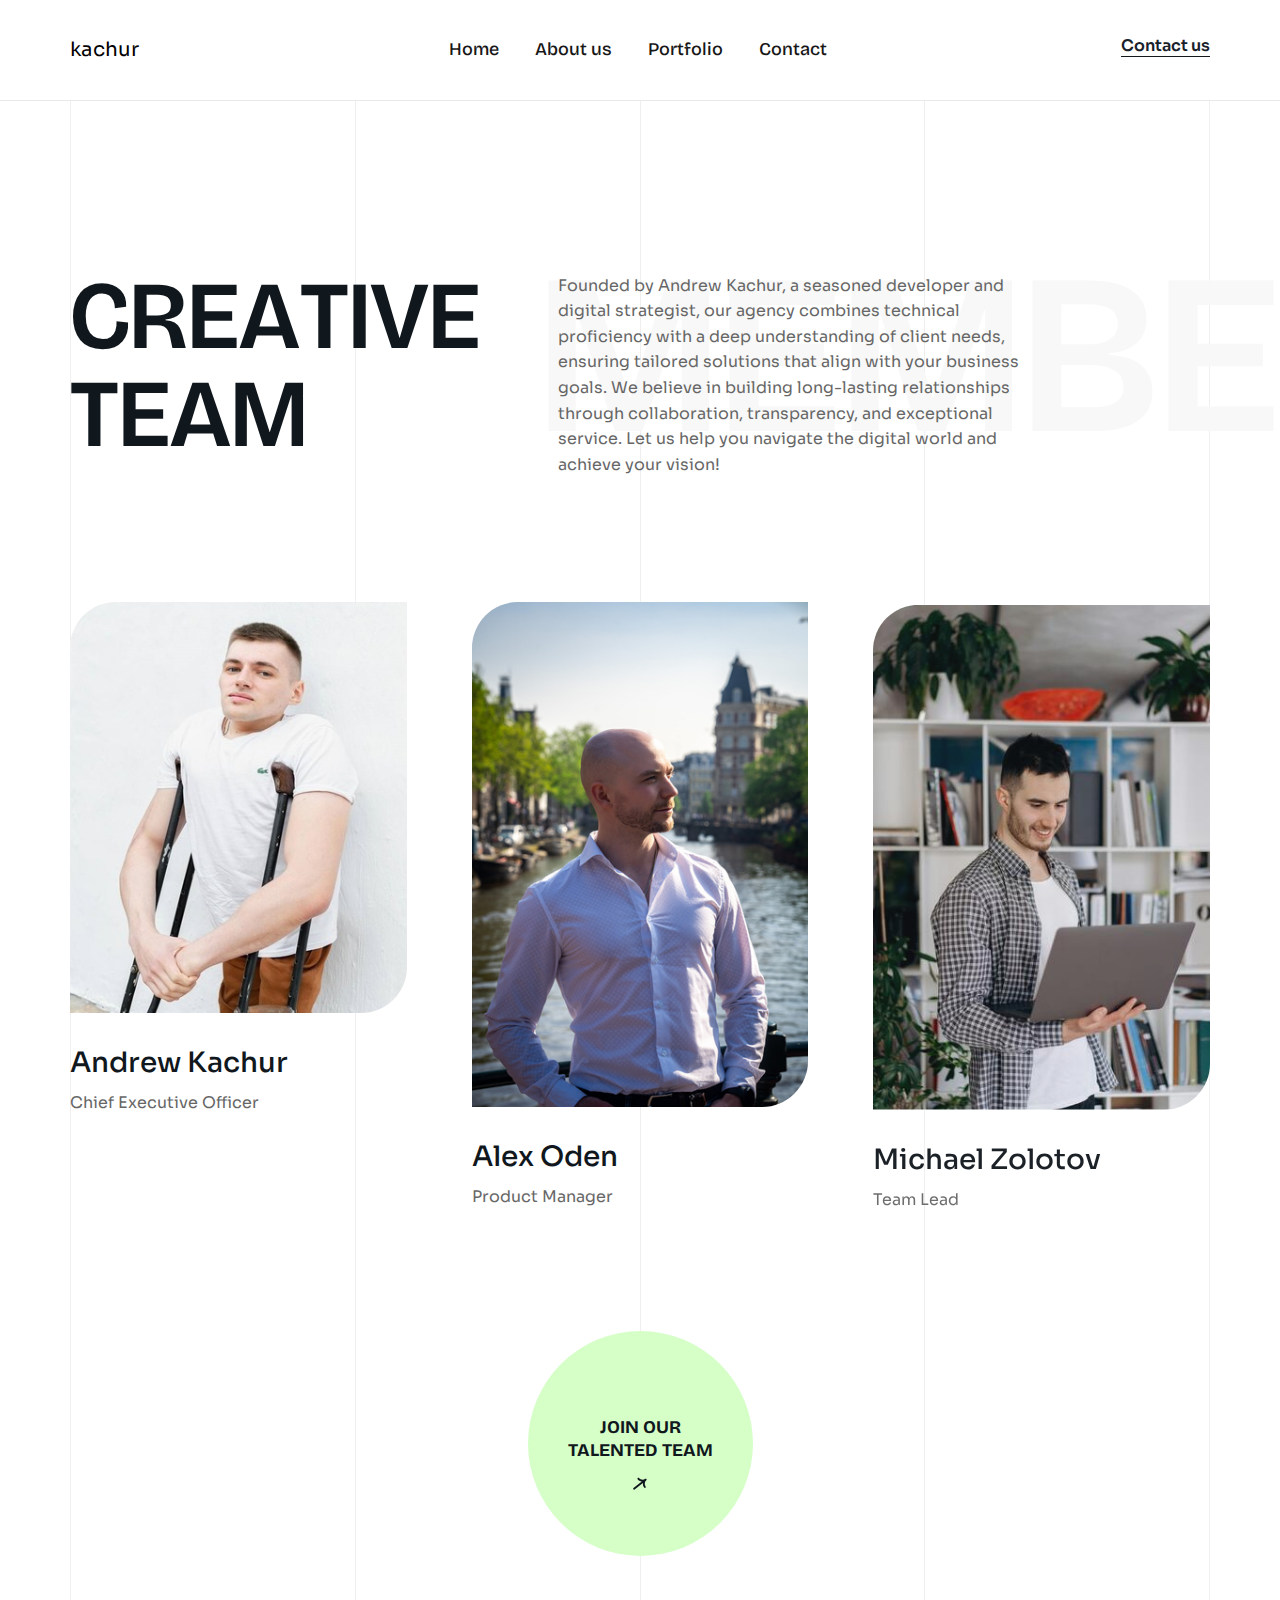
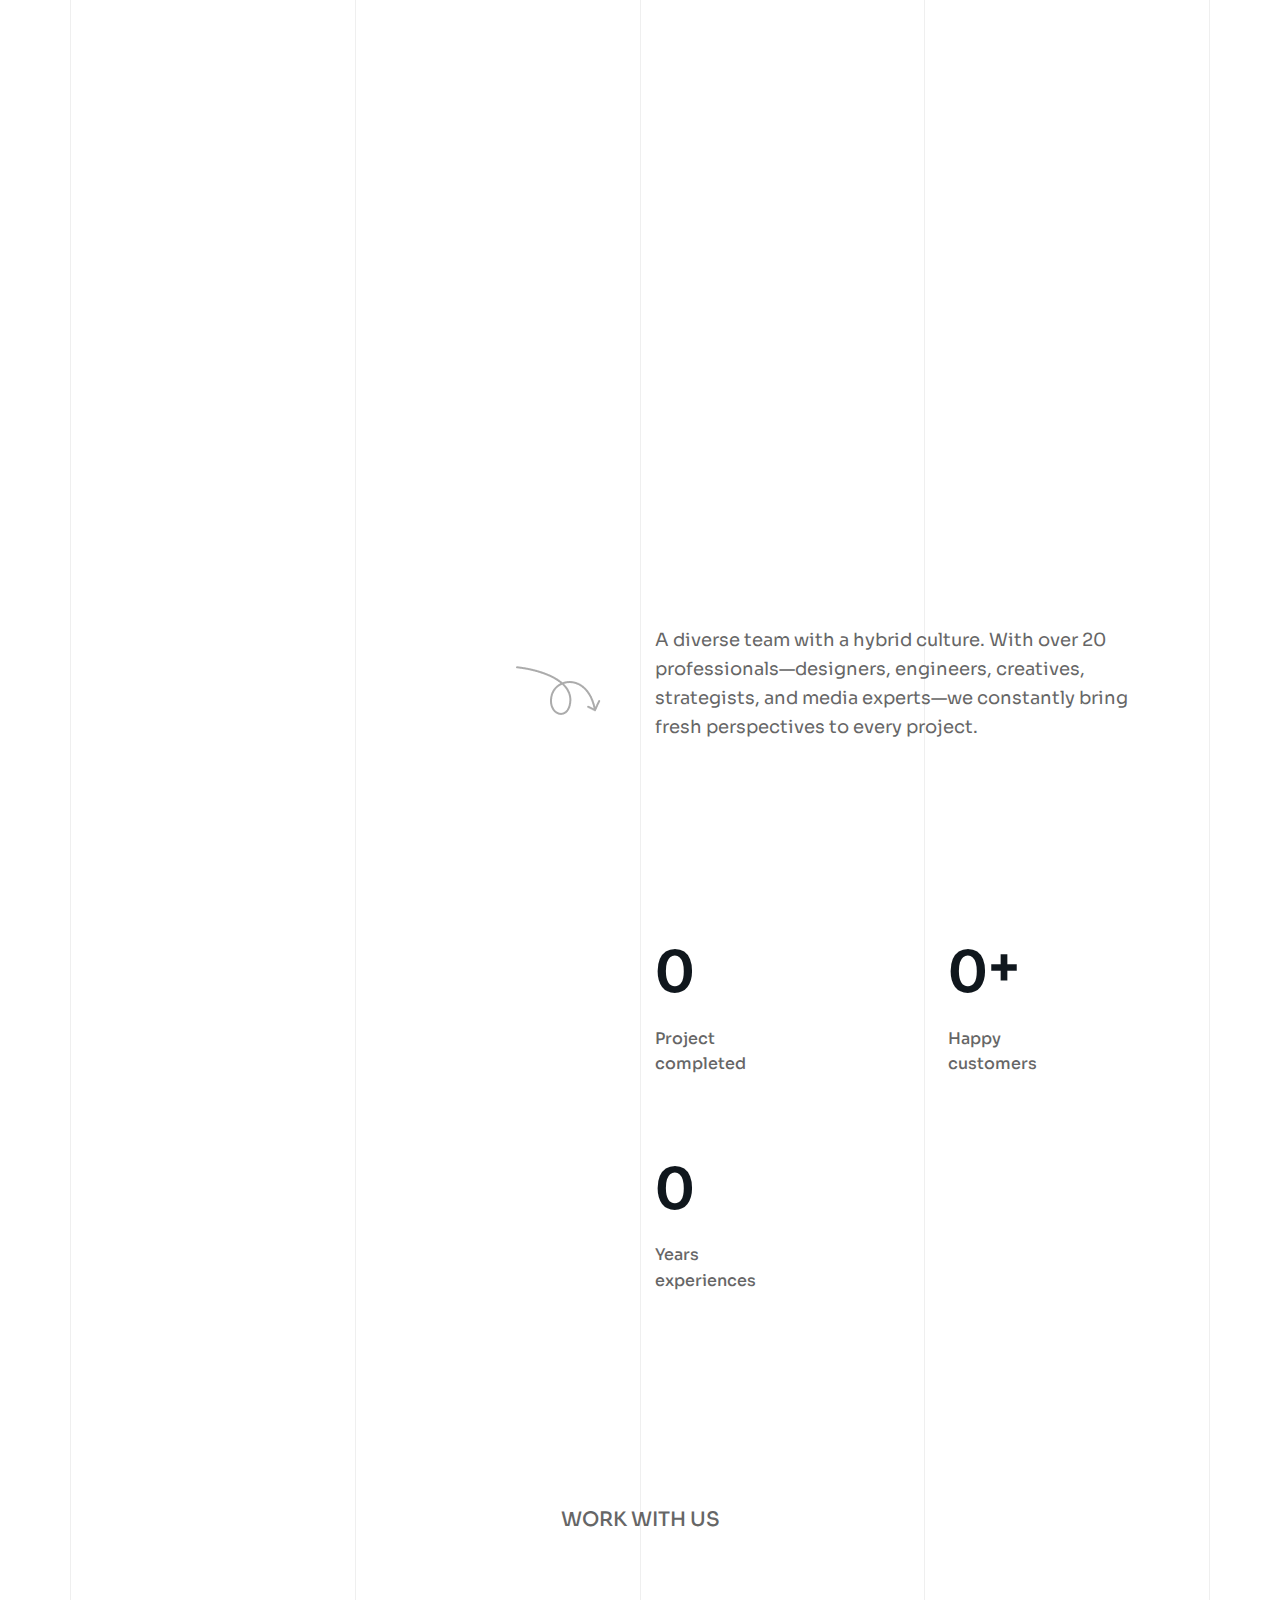
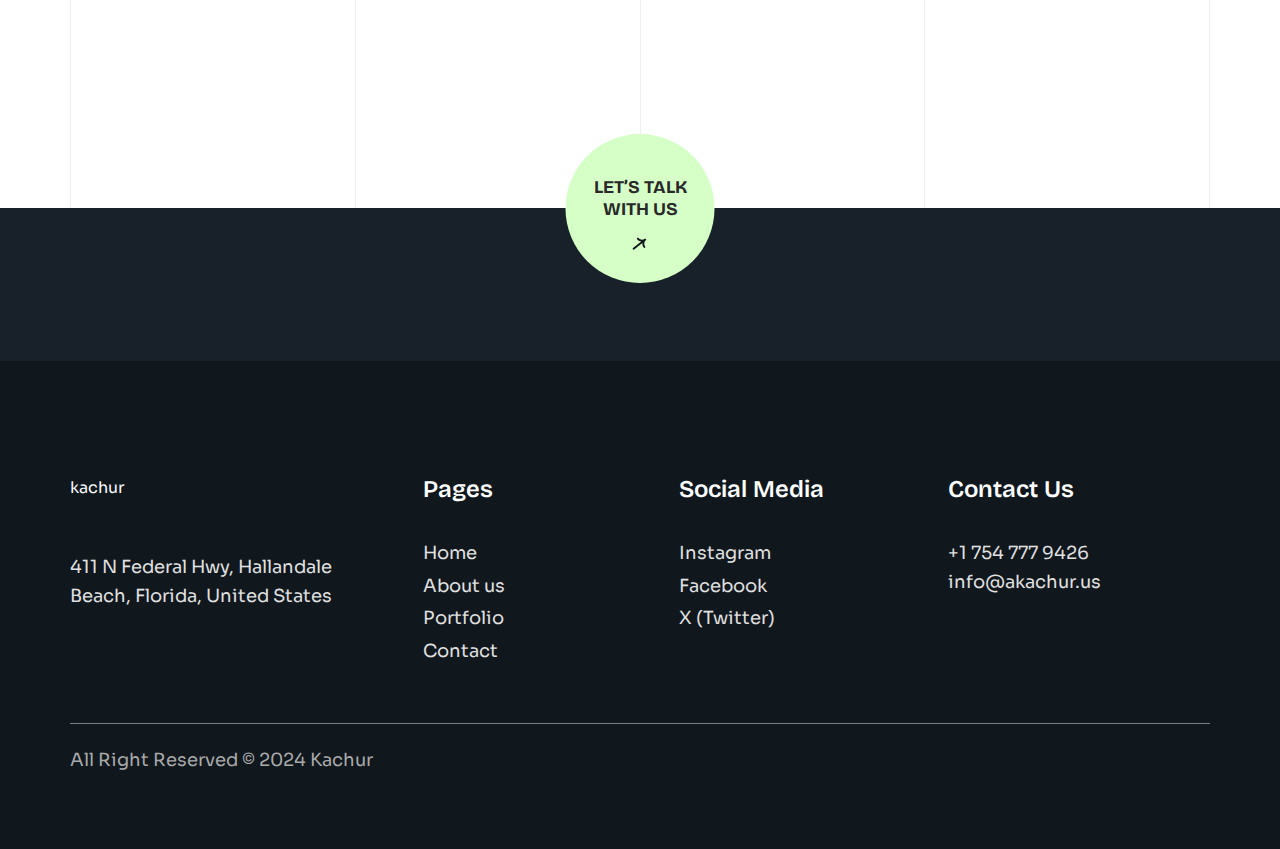
<file: about.html>
<!DOCTYPE html>
<html lang="en">
    <head>
        <!-- Google Tag Manager -->
<script>(function(w,d,s,l,i){w[l]=w[l]||[];w[l].push({'gtm.start':
new Date().getTime(),event:'gtm.js'});var f=d.getElementsByTagName(s)[0],
j=d.createElement(s),dl=l!='dataLayer'?'&l='+l:'';j.async=true;j.src=
'https://www.googletagmanager.com/gtm.js?id='+i+dl;f.parentNode.insertBefore(j,f);
})(window,document,'script','dataLayer','GTM-KJQJ49S7');</script>
<!-- End Google Tag Manager -->
        <meta charset="UTF-8" />
        <meta http-equiv="X-UA-Compatible" content="IE=edge" />
        <title>Kachur | Innovative Web & Digital Solutions</title>
        <meta
            name="description"
            content="Founded by Andrew Kachur, a seasoned developer and digital strategist, our agency combines technical proficiency with a deep understanding of client needs, ensuring tailored solutions that align with your business goals. "
        />
        <meta
            name="keywords"
            content="digital agency, web development, team of experts, mission, values, creative solutions, digital transformation, business solutions, technology services, IT professionals"
        />
        <meta
            name="viewport"
            content="width=device-width,initial-scale=1,maximum-scale=5,minimum-scale=1,user-scalable=yes"
        />
        <link
            rel="shortcut icon"
            type="image/x-icon"
            href="assets/img/favicon.ico"
        />
        <link rel="stylesheet" href="assets/css/bootstrap.min.css" />
        <link rel="stylesheet" href="assets/fontawsome/css/all.min.css" />
        <link
            rel="stylesheet"
            href="assets/fontawsome/css/fontawesome.min.css"
        />
        <link rel="stylesheet" href="assets/css/slick.css" />
        <link rel="stylesheet" href="assets/css/magnific-popup.css" />
        <link rel="stylesheet" href="assets/css/animate.min.css" />
        <link rel="stylesheet" href="assets/css/odometer.css" />
        <link rel="stylesheet" href="assets/css/style.css" />
        
    </head>
    <body>
        <!-- Google Tag Manager (noscript) -->
<noscript><iframe src="https://www.googletagmanager.com/ns.html?id=GTM-KJQJ49S7"
height="0" width="0" style="display:none;visibility:hidden"></iframe></noscript>
<!-- End Google Tag Manager (noscript) -->
        <div class="fullpage_loader"><div class="loader"></div></div>
        <div id="header-fixed-height"></div>
        <header class="header-section w-100" id="sticky-header">
            <nav class="navbar p-0 navbar-expand-xl d-none d-xl-flex">
                <div class="container px-0">
                    <a class="navbar-brand" href="/">kachur</a
                    ><button
                        class="navbar-toggler"
                        type="button"
                        data-bs-toggle="collapse"
                        data-bs-target="#navbarSupportedContent"
                        aria-controls="navbarSupportedContent"
                        aria-expanded="false"
                        aria-label="Toggle navigation"
                    >
                        <span class="navbar-toggler-icon"></span>
                    </button>
                    <div
                        class="collapse navbar-collapse"
                        id="navbarSupportedContent"
                    >
                        <ul class="navbar-nav mx-auto mb-lg-0">
                            <li class="nav-item">
                                <a
                                    class="nav-link active"
                                    aria-current="page"
                                    href="/"
                                    ><span>Home</span></a
                                >
                            </li>
                            <li class="nav-item">
                                <a class="nav-link" href="/about"
                                    ><span>About us</span></a
                                >
                            </li>
                            <li class="nav-item">
                                <a class="nav-link" href="/#portfolio"
                                    ><span>Portfolio</span></a
                                >
                            </li>
                            <li class="nav-item">
                                <a class="nav-link" href="contact"
                                    ><span>Contact</span></a
                                >
                            </li>
                        </ul>
                        <div class="join-with-us">
                            <a href="contact" class="join-with-us-btn"
                                ><span class="btn-wrap"
                                    ><span class="text-one">Contact us</span
                                    ><span class="text-two"
                                        >Contact us</span
                                    ></span
                                ></a
                            >
                        </div>
                    </div>
                </div>
            </nav>
            <div class="mobile-menu-area d-block d-xl-none">
                <div class="mobile-topbar">
                    <div class="container">
                        <div
                            class="d-flex justify-content-between align-items-center"
                        >
                            <div class="logo">
                                <a class="navbar-brand" href="/">kachur</a>
                            </div>
                            <div class="bars"><i class="fas fa-bars"></i></div>
                        </div>
                    </div>
                </div>
                <div class="mobile-menu-overlay"></div>
                <div class="mobile-menu-main">
                    <div class="logo">
                        <a class="navbar-brand" href="/">kachur</a>
                    </div>
                    <div class="close-mobile-menu">
                        <i class="fas fa-times"></i>
                    </div>
                    <div class="menu-body">
                        <div class="menu-list">
                            <ul class="list-unstyled">
                                <li class="sub-mobile-menu">
                                    <a href="/">Home</a>
                                </li>
                                <li class="sub-mobile-menu">
                                    <a href="/about">About us</a>
                                </li>
                                <li class="sub-mobile-menu">
                                    <a href="/#portfolio">Portfolio</a>
                                </li>
                                <li class="sub-mobile-menu">
                                    <a href="contact">Contact</a>
                                </li>
                            </ul>
                        </div>
                    </div>
                    <div class="join-with-us">
                        <a
                            href="contact"
                            class="join-with-us-btn text-decoration-underline"
                            ><span class="btn-wrap"
                                ><span class="text-one">Contact us</span
                                ><span class="text-two"
                                    >Contact us</span
                                ></span
                            ></a
                        >
                    </div>
                </div>
            </div>
        </header>
        <main class="position-relative">
            <div
                class="inner-page-lines position-absolute d-flex justify-content-between w-100 top-0 bottom-0 z-n1"
            >
                <span></span><span></span><span></span><span></span
                ><span></span>
            </div>
            <section class="page-header">
                <div class="container px-0">
                    <div class="row">
                        <div class="col-lg-5 align-self-center">
                            <h3
                                class="page-sub-title w-100 text-uppercase split-text right"
                            >
                                creative team
                            </h3>
                        </div>
                        <div class="col-lg-7 align-self-end">
                            <p class="short-info team-short-info">
                                Founded by Andrew Kachur, a seasoned developer
                                and digital strategist, our agency combines
                                technical proficiency with a deep understanding
                                of client needs, ensuring tailored solutions
                                that align with your business goals. We believe
                                in building long-lasting relationships through
                                collaboration, transparency, and exceptional
                                service. Let us help you navigate the digital
                                world and achieve your vision!
                            </p>
                        </div>
                    </div>
                    <h1
                        class="page-title text-uppercase position-absolute z-n1 pricing-title"
                    >
                        MEMBE
                    </h1>
                </div>
            </section>
            <section class="team-section-two content">
                <div class="container px-0">
                    <div class="row team-row">
                        <div class="col-lg-4 col-md-6 fade-up">
                            <div class="team-item team-member-1">
                                <div class="img">
                                    <img
                                        src="assets/img/team/team-2-img-1.jpg"
                                        alt="team-2-img"
                                        class="img-fluid w-100"
                                    />
                                </div>
                                <div class="text">
                                    <a href="#" class="title">Andrew Kachur</a>
                                    <p>Chief Executive Officer</p>
                                </div>
                            </div>
                        </div>
                        <div class="col-lg-4 col-md-6 fade-up">
                            <div class="team-item team-member-2">
                                <div class="img">
                                    <img
                                        src="assets/img/team/team-2-img-2.jpg"
                                        alt="team-2-img"
                                        class="img-fluid w-100"
                                    />
                                </div>
                                <div class="text">
                                    <a href="#" class="title">Alex Oden</a>
                                    <p>Product Manager</p>
                                </div>
                            </div>
                        </div>
                        <div class="col-lg-4 col-md-6 fade-up">
                            <div class="team-item team-member-3">
                                <div class="img">
                                    <img
                                        src="assets/img/team/team-2-img-3.jpg"
                                        alt="team-2-img"
                                        class="img-fluid w-100"
                                    />
                                </div>
                                <div class="text">
                                    <a href="#" class="title"
                                        >Michael Zolotov</a
                                    >
                                    <p>Team Lead</p>
                                </div>
                            </div>
                        </div>
                    </div>
                    <div class="row">
                        <div class="col-lg-12">
                            <div
                                class="join-our-team d-flex justify-content-center"
                            >
                                <a
                                    class="view-all-btn view-all-btn-primary text-uppercase"
                                    href="/contact"
                                    >Join our talented team
                                    <div class="icon">
                                        <img
                                            src="assets/img/icons/icon-up-right.svg"
                                            alt="icon-up-right"
                                        /></div
                                ></a>
                            </div>
                        </div>
                    </div>
                    <div class="team-inner-banner reveal left overflow-hidden">
                        <img
                            src="assets/img/team/team-inner-banner.jpg"
                            alt="team-inner-banner"
                            class="img-fluid w-100"
                        />
                    </div>
                    <div class="counter-area">
                        <div class="text">
                            <div class="row">
                                <div class="col-xl-5 col-lg-7">
                                    <div
                                        class="section-title-block position-relative"
                                    >
                                        <h3
                                            class="section-title split-text right"
                                        >
                                            Your digital products and services
                                            are backed by our talented team
                                        </h3>
                                        <img
                                            src="assets/img/team/team-shape.png"
                                            alt="team-shape"
                                            class="team-shape position-absolute"
                                        />
                                    </div>
                                </div>
                                <div class="col-xl-6 col-lg-5 ms-auto">
                                    <p>
                                        A diverse team with a hybrid culture.
                                        With over 20 professionals—designers,
                                        engineers, creatives, strategists, and
                                        media experts—we constantly bring fresh
                                        perspectives to every project.
                                    </p>
                                </div>
                            </div>
                        </div>
                        <div class="row">
                            <div class="col-xl-6 col-lg-7 ms-auto">
                                <div class="row counter-row">
                                    <div class="col-lg-6 col-md-3 col-6">
                                        <div class="counter-item">
                                            <div class="counter-title">
                                                <span
                                                    class="odometer"
                                                    data-count="76"
                                                ></span>
                                            </div>
                                            <p>Project completed</p>
                                        </div>
                                    </div>
                                    <div class="col-lg-6 col-md-3 col-6">
                                        <div class="counter-item">
                                            <div class="counter-title">
                                                <span
                                                    class="odometer"
                                                    data-count="282"
                                                ></span
                                                >+
                                            </div>
                                            <p>Happy customers</p>
                                        </div>
                                    </div>
                                    <div class="col-lg-6 col-md-3 col-6">
                                        <div class="counter-item">
                                            <div class="counter-title">
                                                <span
                                                    class="odometer"
                                                    data-count="9"
                                                ></span>
                                            </div>
                                            <p>Years experiences</p>
                                        </div>
                                    </div>
                                </div>
                            </div>
                        </div>
                    </div>
                </div>
            </section>
            <section class="work-with-us-section">
                <div class="container">
                    <div class="text text-center">
                        <div class="row">
                            <div class="col-lg-8 mx-auto">
                                <h4 class="sub-title text-uppercase">
                                    WORK WITH US
                                </h4>
                                <div class="section-title-block">
                                    <h3 class="section-title split-text right">
                                        We’re excited to learn more about your
                                        project!
                                    </h3>
                                </div>
                            </div>
                        </div>
                    </div>
                </div>
            </section>
            <div class="lets-talk-section">
                <div class="container px-0 position-relative">
                    <a
                        class="view-all-btn view-all-btn-primary text-uppercase position-absolute start-50 translate-middle-x"
                        href="contact"
                        >Let’s Talk With Us
                        <div class="icon">
                            <img
                                src="assets/img/icons/icon-up-right.svg"
                                alt="icon-up-right"
                            /></div
                    ></a>
                </div>
            </div>
        </main>
        <button class="scroll-to-top position-fixed">
            <svg
                xmlns="http://www.w3.org/2000/svg"
                width="24"
                height="24"
                viewBox="0 0 24 24"
                fill="none"
                stroke="currentColor"
                stroke-width="2"
                stroke-linecap="round"
                stroke-linejoin="round"
                class="icon icon-tabler icons-tabler-outline icon-tabler-chevron-up"
            >
                <path stroke="none" d="M0 0h24v24H0z" fill="none" />
                <path d="M6 15l6 -6l6 6" />
            </svg>
        </button>
        <footer class="footer-section-four position-relative overflow-hidden">
            <div class="container">
                <div class="row g-4">
                    <div class="col-lg-3 col-sm-6">
                        <div class="footer-widget footer-about">
                            <div class="logo">
                                <a class="navbar-brand text-light" href="/"
                                    >kachur</a
                                >
                            </div>
                            <p>
                                411 N Federal Hwy, Hallandale Beach, Florida,
                                United States
                            </p>
                        </div>
                    </div>
                    <div class="col-lg-3 col-sm-6">
                        <div class="footer-widget ms-60">
                            <h4 class="footer-title">Pages</h4>
                            <ul class="list-unstyled">
                                <li><a href="/">Home</a></li>
                                <li><a href="/about">About us</a></li>
                                <li>
                                    <a href="/#portfolio">Portfolio</a>
                                </li>
                                <li><a href="/contact">Contact</a></li>
                            </ul>
                        </div>
                    </div>
                    <div class="col-lg-3 col-sm-6">
                        <div class="footer-widget ms-4">
                            <h4 class="footer-title">Social Media</h4>
                            <ul class="list-unstyled">
                                <li><a href="#">Instagram</a></li>
                                <li><a href="#">Facebook</a></li>
                                <li><a href="#">X (Twitter)</a></li>
                            </ul>
                        </div>
                    </div>
                    <div class="col-lg-3 col-sm-6">
                        <div class="footer-widget address">
                            <h4 class="footer-title">Contact Us</h4>
                            <p class="contact-info">
                                <a href="tel:+17547779426">+1 754 777 9426</a
                                ><a href="mailto:info@rebrandexample.com"
                                    >info@akachur.us</a
                                >
                            </p>
                        </div>
                    </div>
                </div>
                <div class="footer-copyright">
                    <p>All Right Reserved © 2024 Kachur</p>
                </div>
            </div>
        </footer>
        <script src="assets/js/vendor/jquery-3.6.0.min.js"></script>
        <script src="assets/js/bootstrap.bundle.min.js"></script>
        <script src="assets/js/gsap.js"></script>
        <script src="assets/js/gsap-scroll-trigger.js"></script>
        <script src="assets/js/gsap-split-text.js"></script>
        <script src="assets/js/jquery.appear.js"></script>
        <script src="assets/js/jquery.odometer.min.js"></script>
        <script src="assets/js/jquery.magnific-popup.min.js"></script>
        <script src="assets/js/ajax-form.js"></script>
        <script src="assets/js/slick.min.js"></script>
        <script src="assets/js/script.js"></script>
    </body>
</html>
</file>
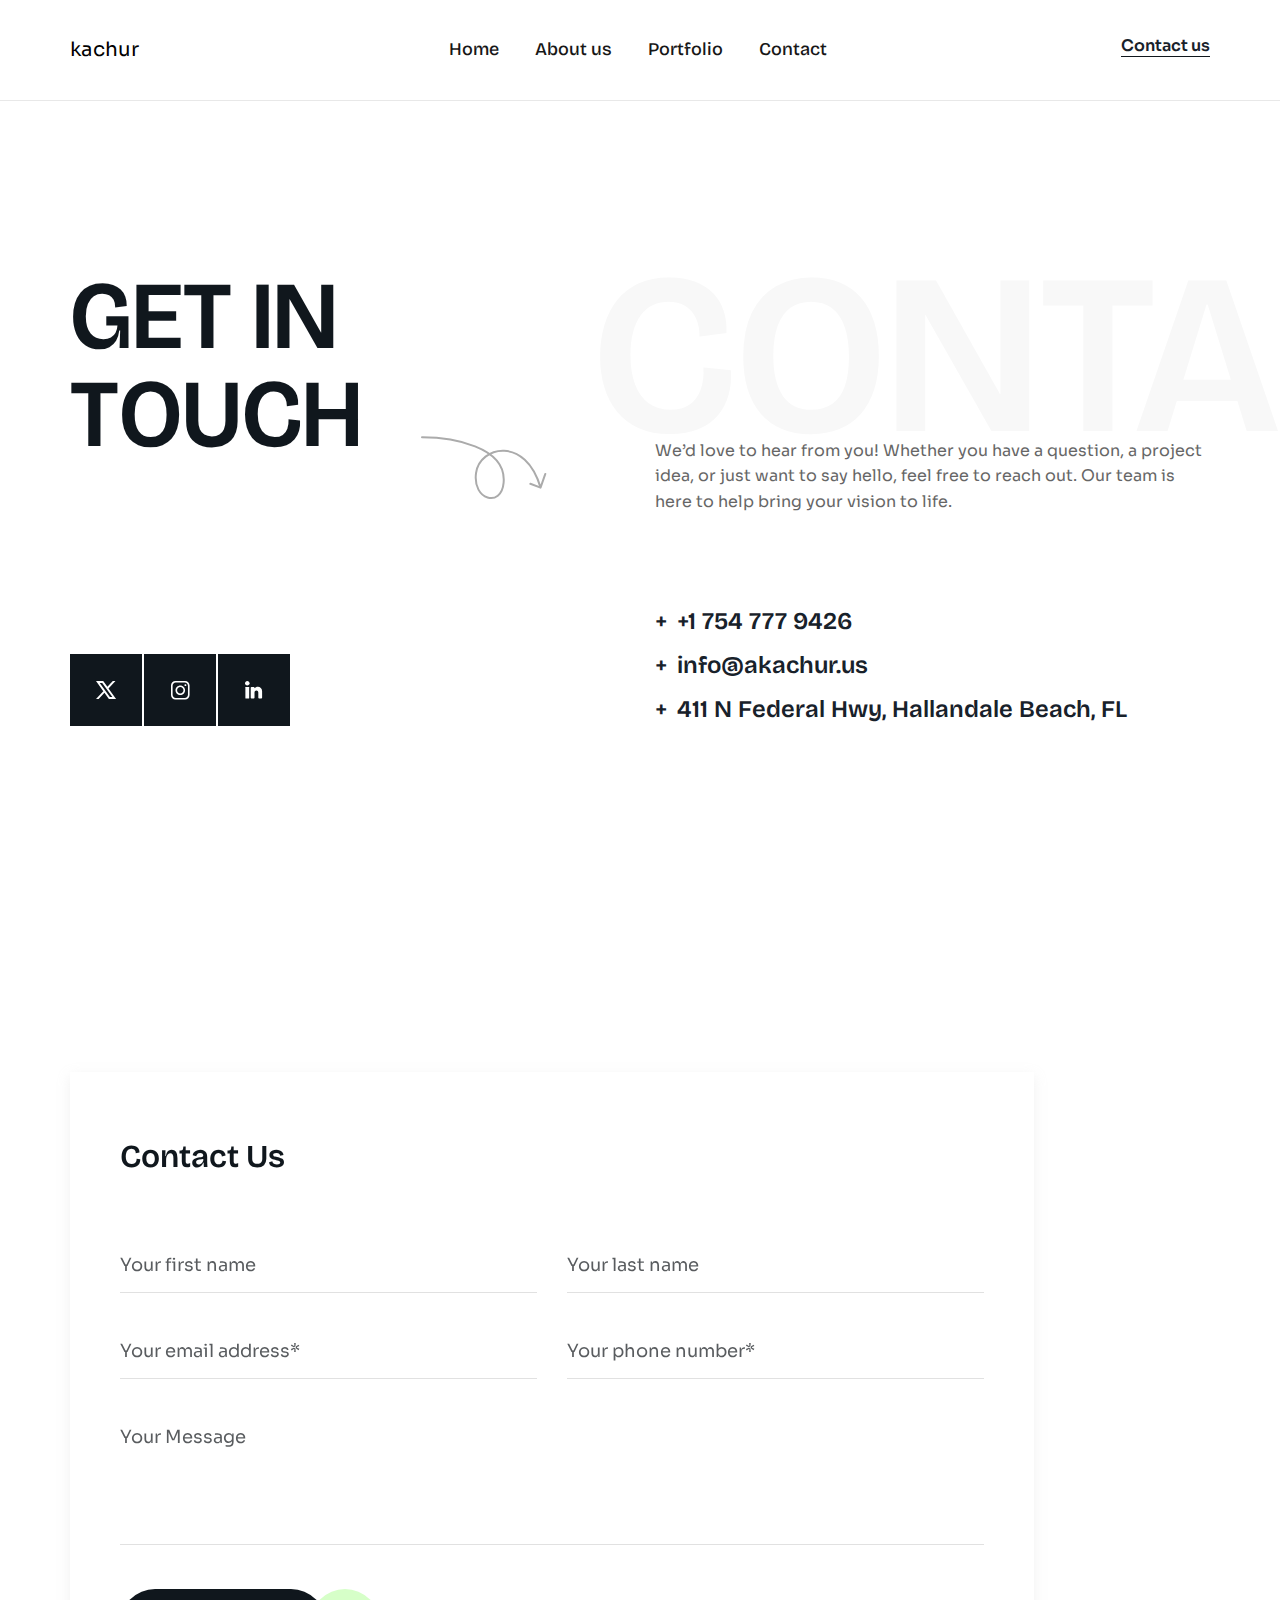
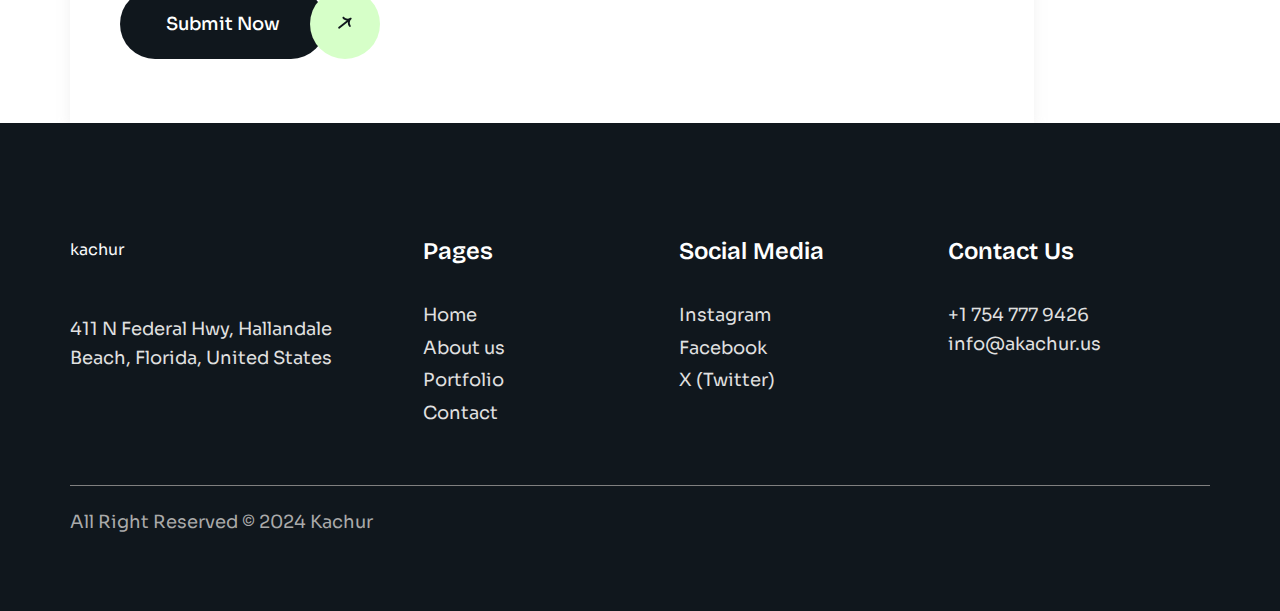
<file: contact.html>
<!DOCTYPE html>
<html lang="en">
    <head>
        <!-- Google Tag Manager -->
<script>(function(w,d,s,l,i){w[l]=w[l]||[];w[l].push({'gtm.start':
new Date().getTime(),event:'gtm.js'});var f=d.getElementsByTagName(s)[0],
j=d.createElement(s),dl=l!='dataLayer'?'&l='+l:'';j.async=true;j.src=
'https://www.googletagmanager.com/gtm.js?id='+i+dl;f.parentNode.insertBefore(j,f);
})(window,document,'script','dataLayer','GTM-KJQJ49S7');</script>
<!-- End Google Tag Manager -->
        <meta charset="UTF-8" />
        <meta http-equiv="X-UA-Compatible" content="IE=edge" />
        <title>Kachur | Innovative Web & Digital Solutions</title>
        <meta
            name="description"
            content="We’d love to hear from you! Whether you have a question, a project idea, or just want to say hello, feel free to reach out. Our team is here to help bring your vision to life."
        />
        <meta
            name="keywords"
            content="contact Kachur Solutions, get in touch, project inquiries, digital agency contact, reach out, business inquiries, collaboration, professional services, digital solutions contact"
        />
        <meta
            name="viewport"
            content="width=device-width,initial-scale=1,maximum-scale=5,minimum-scale=1,user-scalable=yes"
        />
        <link
            rel="shortcut icon"
            type="image/x-icon"
            href="assets/img/favicon.ico"
        />
        <link rel="stylesheet" href="assets/css/bootstrap.min.css" />
        <link rel="stylesheet" href="assets/fontawsome/css/all.min.css" />
        <link
            rel="stylesheet"
            href="assets/fontawsome/css/fontawesome.min.css"
        />
        <link rel="stylesheet" href="assets/css/slick.css" />
        <link rel="stylesheet" href="assets/css/magnific-popup.css" />
        <link rel="stylesheet" href="assets/css/animate.min.css" />
        <link rel="stylesheet" href="assets/css/odometer.css" />
        <link rel="stylesheet" href="assets/css/style.css" />
    </head>
    <body>
        <!-- Google Tag Manager (noscript) -->
<noscript><iframe src="https://www.googletagmanager.com/ns.html?id=GTM-KJQJ49S7"
height="0" width="0" style="display:none;visibility:hidden"></iframe></noscript>
<!-- End Google Tag Manager (noscript) -->
        <div class="fullpage_loader"><div class="loader"></div></div>
        <div id="header-fixed-height"></div>
        <header class="header-section w-100" id="sticky-header">
            <nav class="navbar p-0 navbar-expand-xl d-none d-xl-flex">
                <div class="container px-0">
                    <a class="navbar-brand" href="/">kachur</a
                    ><button
                        class="navbar-toggler"
                        type="button"
                        data-bs-toggle="collapse"
                        data-bs-target="#navbarSupportedContent"
                        aria-controls="navbarSupportedContent"
                        aria-expanded="false"
                        aria-label="Toggle navigation"
                    >
                        <span class="navbar-toggler-icon"></span>
                    </button>
                    <div
                        class="collapse navbar-collapse"
                        id="navbarSupportedContent"
                    >
                        <ul class="navbar-nav mx-auto mb-lg-0">
                            <li class="nav-item">
                                <a
                                    class="nav-link active"
                                    aria-current="page"
                                    href="/"
                                    ><span>Home</span></a
                                >
                            </li>
                            <li class="nav-item">
                                <a class="nav-link" href="/about"
                                    ><span>About us</span></a
                                >
                            </li>
                            <li class="nav-item">
                                <a class="nav-link" href="/#portfolio"
                                    ><span>Portfolio</span></a
                                >
                            </li>
                            <li class="nav-item">
                                <a class="nav-link" href="contact"
                                    ><span>Contact</span></a
                                >
                            </li>
                        </ul>
                        <div class="join-with-us">
                            <a href="contact" class="join-with-us-btn"
                                ><span class="btn-wrap"
                                    ><span class="text-one">Contact us</span
                                    ><span class="text-two"
                                        >Contact us</span
                                    ></span
                                ></a
                            >
                        </div>
                    </div>
                </div>
            </nav>
            <div class="mobile-menu-area d-block d-xl-none">
                <div class="mobile-topbar">
                    <div class="container">
                        <div
                            class="d-flex justify-content-between align-items-center"
                        >
                            <div class="logo">
                                <a class="navbar-brand" href="/">kachur</a>
                            </div>
                            <div class="bars"><i class="fas fa-bars"></i></div>
                        </div>
                    </div>
                </div>
                <div class="mobile-menu-overlay"></div>
                <div class="mobile-menu-main">
                    <div class="logo">
                        <a class="navbar-brand" href="/">kachur</a>
                    </div>
                    <div class="close-mobile-menu">
                        <i class="fas fa-times"></i>
                    </div>
                    <div class="menu-body">
                        <div class="menu-list">
                            <ul class="list-unstyled">
                                <li class="sub-mobile-menu">
                                    <a href="/">Home</a>
                                </li>
                                <li class="sub-mobile-menu">
                                    <a href="/about">About us</a>
                                </li>
                                <li class="sub-mobile-menu">
                                    <a href="/#portfolio">Portfolio</a>
                                </li>
                                <li class="sub-mobile-menu">
                                    <a href="contact">Contact</a>
                                </li>
                            </ul>
                        </div>
                    </div>
                    <div class="join-with-us">
                        <a
                            href="contact"
                            class="join-with-us-btn text-decoration-underline"
                            ><span class="btn-wrap"
                                ><span class="text-one">Contact us</span
                                ><span class="text-two"
                                    >Contact us</span
                                ></span
                            ></a
                        >
                    </div>
                </div>
            </div>
        </header>
        <main class="position-relative">
            <section class="page-header">
                <div class="container px-0">
                    <div class="row">
                        <div class="col-lg-6">
                            <h3
                                class="page-sub-title text-uppercase position-relative split-text right"
                            >
                                GET IN TOUCH
                                <img
                                    class="position-absolute page-header-shape contact-page-header-shape"
                                    src="assets/img/images/page-header-shape.svg"
                                    alt="page-header-shape"
                                />
                            </h3>
                        </div>
                        <div class="col-lg-6">
                            <p class="short-info contact-short-info">
                                We’d love to hear from you! Whether you have a
                                question, a project idea, or just want to say
                                hello, feel free to reach out. Our team is here
                                to help bring your vision to life.
                            </p>
                        </div>
                    </div>
                    <h1
                        class="page-title text-uppercase position-absolute z-n1"
                    >
                        Conta
                    </h1>
                </div>
            </section>
            <div class="contact-info-section">
                <div class="container px-0">
                    <div class="row">
                        <div class="col-lg-6 align-self-end">
                            <div class="common-social-icon d-flex">
                                <a
                                    class="d-flex justify-content-center align-items-center"
                                    href="#"
                                    ><img
                                        src="assets/img/icons/contact-icon-1.svg"
                                        alt="contact-icon" /></a
                                > <a
                                    class="d-flex justify-content-center align-items-center"
                                    href="#"
                                    ><img
                                        src="assets/img/icons/contact-icon-3.svg"
                                        alt="contact-icon" /></a
                                ><a
                                    class="d-flex justify-content-center align-items-center"
                                    href="#"
                                    ><img
                                        src="assets/img/icons/contact-icon-4.svg"
                                        alt="contact-icon"
                                /></a>
                            </div>
                        </div>
                        <div class="col-lg-6">
                            <div class="contact-info">
                                <ul class="list-unstyled">
                                    <li>
                                        <a href="tel:+17547779426"
                                            ><span>+</span>+1 754 777 9426</a
                                        >
                                    </li>
                                    <li>
                                        <a href="mailto:info@rebrandexample.com"
                                            ><span>+</span>info@akachur.us</a
                                        >
                                    </li>
                                    <li>
                                        <span>+</span>411 N Federal Hwy,
                                        Hallandale Beach, FL
                                    </li>
                                </ul>
                            </div>
                        </div>
                    </div>
                </div>
            </div>
            <section class="contact-form-section">
                <div class="gmap overflow-hidden position-relative">
                    <iframe
                        src="https://maps.google.com/maps?q=411%20N%20Federal%20Hwy,%20Hallandale%20Beach,%20FL&t=&z=13&ie=UTF8&iwloc=&output=embed"
                    ></iframe>
                    <div class="container px-0">
                        <div
                            class="form-main position-absolute bottom-0 z-1 w-100"
                        >
                            <h4 class="form-title">Contact Us</h4>
                            <form
                                action="assets/mail.php"
                                method="POST"
                                id="contact-form"
                            >
                                <div class="row">
                                    <div class="col-lg-6">
                                        <div class="input-group">
                                            <input
                                                name="firstName"
                                                required
                                                type="text"
                                                class="form-control rounded-0 px-0"
                                                placeholder="Your first name"
                                            />
                                        </div>
                                    </div>
                                    <div class="col-lg-6">
                                        <div class="input-group">
                                            <input
                                                name="lastName"
                                                required
                                                type="text"
                                                class="form-control rounded-0 px-0"
                                                placeholder="Your last name"
                                            />
                                        </div>
                                    </div>
                                    <div class="col-lg-6">
                                        <div class="input-group">
                                            <input
                                                name="email"
                                                required
                                                type="email"
                                                class="form-control rounded-0 px-0"
                                                placeholder="Your email address*"
                                            />
                                        </div>
                                    </div>
                                    <div class="col-lg-6">
                                        <div class="input-group">
                                            <input
                                                name="number"
                                                required
                                                type="text"
                                                class="form-control rounded-0 px-0"
                                                placeholder="Your phone number*"
                                            />
                                        </div>
                                    </div>
                                    <div class="col-lg-12">
                                        <div class="input-group">
                                            <textarea
                                                name="message"
                                                required
                                                placeholder="Your Message"
                                                class="form-control form-textarea rounded-0 px-0"
                                            ></textarea>
                                        </div>
                                    </div>
                                    <div class="col-lg-12">
                                        <button
                                            type="submit"
                                            class="theme-btn position-relative"
                                        >
                                            Submit Now<span
                                                class="d-flex justify-content-center align-items-center position-absolute top-0"
                                                ><img
                                                    src="assets/img/icons/icon-up-right.svg"
                                                    alt="icon-up-right"
                                            /></span>
                                        </button>
                                    </div>
                                </div>
                            </form>
                            <p class="ajax-response mb-0"></p>
                        </div>
                    </div>
                </div>
            </section>
        </main>
        <button class="scroll-to-top position-fixed">
            <svg
                xmlns="http://www.w3.org/2000/svg"
                width="24"
                height="24"
                viewBox="0 0 24 24"
                fill="none"
                stroke="currentColor"
                stroke-width="2"
                stroke-linecap="round"
                stroke-linejoin="round"
                class="icon icon-tabler icons-tabler-outline icon-tabler-chevron-up"
            >
                <path stroke="none" d="M0 0h24v24H0z" fill="none" />
                <path d="M6 15l6 -6l6 6" />
            </svg>
        </button>
        <footer class="footer-section-four position-relative overflow-hidden">
            <div class="container">
                <div class="row g-4">
                    <div class="col-lg-3 col-sm-6">
                        <div class="footer-widget footer-about">
                            <div class="logo">
                                <a class="navbar-brand text-light" href="/"
                                    >kachur</a
                                >
                            </div>
                            <p>
                                411 N Federal Hwy, Hallandale Beach, Florida,
                                United States
                            </p>
                        </div>
                    </div>
                    <div class="col-lg-3 col-sm-6">
                        <div class="footer-widget ms-60">
                            <h4 class="footer-title">Pages</h4>
                            <ul class="list-unstyled">
                                <li><a href="/">Home</a></li>
                                <li><a href="/about">About us</a></li>
                                <li>
                                    <a href="/#portfolio">Portfolio</a>
                                </li>
                                <li><a href="/contact">Contact</a></li>
                            </ul>
                        </div>
                    </div>
                    <div class="col-lg-3 col-sm-6">
                        <div class="footer-widget ms-4">
                            <h4 class="footer-title">Social Media</h4>
                            <ul class="list-unstyled">
                                <li><a href="#">Instagram</a></li>
                                <li><a href="#">Facebook</a></li>
                                <li><a href="#">X (Twitter)</a></li>
                            </ul>
                        </div>
                    </div>
                    <div class="col-lg-3 col-sm-6">
                        <div class="footer-widget address">
                            <h4 class="footer-title">Contact Us</h4>
                            <p class="contact-info">
                                <a href="tel:+17547779426">+1 754 777 9426</a
                                ><a href="mailto:info@rebrandexample.com"
                                    >info@akachur.us</a
                                >
                            </p>
                        </div>
                    </div>
                </div>
                <div class="footer-copyright">
                    <p>All Right Reserved © 2024 Kachur</p>
                </div>
            </div>
        </footer>
        <script src="assets/js/vendor/jquery-3.6.0.min.js"></script>
        <script src="assets/js/bootstrap.bundle.min.js"></script>
        <script src="assets/js/gsap.js"></script>
        <script src="assets/js/gsap-scroll-trigger.js"></script>
        <script src="assets/js/gsap-split-text.js"></script>
        <script src="assets/js/jquery.appear.js"></script>
        <script src="assets/js/jquery.odometer.min.js"></script>
        <script src="assets/js/jquery.magnific-popup.min.js"></script>
        <script src="assets/js/ajax-form.js"></script>
        <script src="assets/js/slick.min.js"></script>
        <script src="assets/js/script.js"></script>
    </body>
</html>
</file>
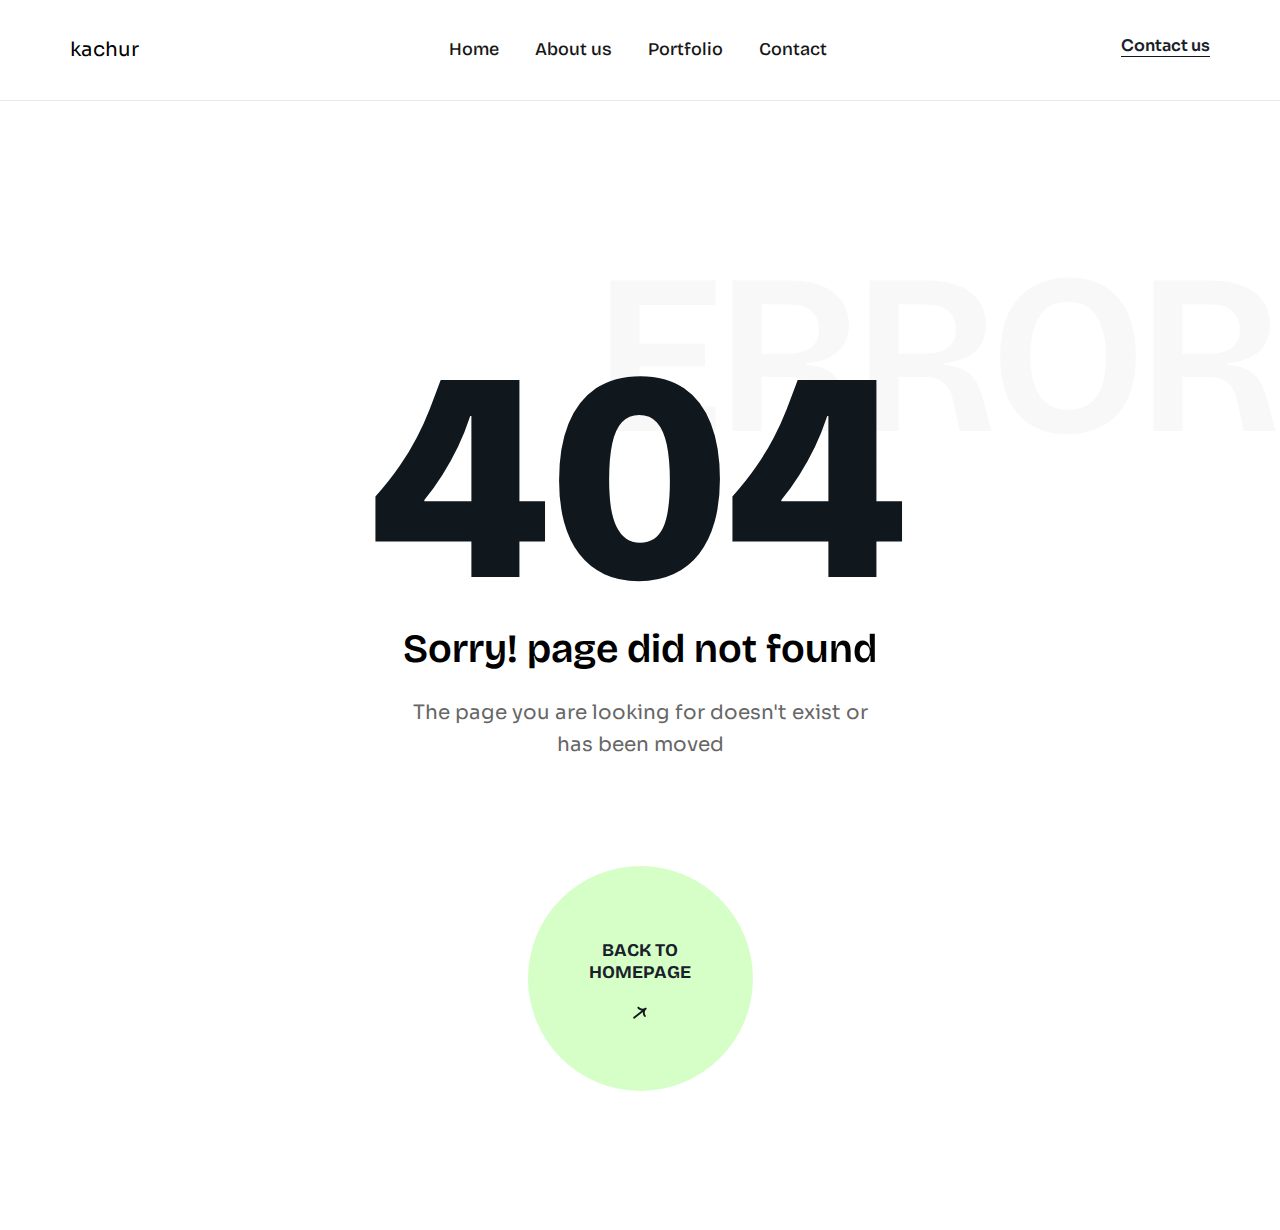
<file: error404.html>
<!DOCTYPE html>
<html lang="en">
    <head>
        <!-- Google Tag Manager -->
<script>(function(w,d,s,l,i){w[l]=w[l]||[];w[l].push({'gtm.start':
new Date().getTime(),event:'gtm.js'});var f=d.getElementsByTagName(s)[0],
j=d.createElement(s),dl=l!='dataLayer'?'&l='+l:'';j.async=true;j.src=
'https://www.googletagmanager.com/gtm.js?id='+i+dl;f.parentNode.insertBefore(j,f);
})(window,document,'script','dataLayer','GTM-KJQJ49S7');</script>
<!-- End Google Tag Manager -->
        <meta charset="UTF-8" />
        <meta http-equiv="X-UA-Compatible" content="IE=edge" />
        <title>Kachur | Innovative Web & Digital Solutions</title>
        <meta
            name="description"
            content="Kachur Solutions is a professional digital agency offering web development, e-commerce, mobile apps, and business solutions. Transform your digital presence with our expert team."
        />
        <meta
            name="viewport"
            content="width=device-width,initial-scale=1,maximum-scale=5,minimum-scale=1,user-scalable=yes"
        />
        <link
            rel="shortcut icon"
            type="image/x-icon"
            href="assets/img/favicon.ico"
        />
        <link rel="stylesheet" href="assets/css/bootstrap.min.css" />
        <link rel="stylesheet" href="assets/fontawsome/css/all.min.css" />
        <link
            rel="stylesheet"
            href="assets/fontawsome/css/fontawesome.min.css"
        />
        <link rel="stylesheet" href="assets/css/slick.css" />
        <link rel="stylesheet" href="assets/css/magnific-popup.css" />
        <link rel="stylesheet" href="assets/css/animate.min.css" />
        <link rel="stylesheet" href="assets/css/odometer.css" />
        <link rel="stylesheet" href="assets/css/style.css" />
    </head>
    <body>
        <!-- Google Tag Manager (noscript) -->
<noscript><iframe src="https://www.googletagmanager.com/ns.html?id=GTM-KJQJ49S7"
height="0" width="0" style="display:none;visibility:hidden"></iframe></noscript>
<!-- End Google Tag Manager (noscript) -->
        <div class="fullpage_loader"><div class="loader"></div></div>
        <div id="header-fixed-height"></div>
        <header class="header-section w-100" id="sticky-header">
            <nav class="navbar p-0 navbar-expand-xl d-none d-xl-flex">
                <div class="container px-0">
                    <a class="navbar-brand" href="/">kachur</a
                    ><button
                        class="navbar-toggler"
                        type="button"
                        data-bs-toggle="collapse"
                        data-bs-target="#navbarSupportedContent"
                        aria-controls="navbarSupportedContent"
                        aria-expanded="false"
                        aria-label="Toggle navigation"
                    >
                        <span class="navbar-toggler-icon"></span>
                    </button>
                    <div
                        class="collapse navbar-collapse"
                        id="navbarSupportedContent"
                    >
                        <ul class="navbar-nav mx-auto mb-lg-0">
                            <li class="nav-item">
                                <a
                                    class="nav-link active"
                                    aria-current="page"
                                    href="#"
                                    ><span>Home</span></a
                                >
                            </li>
                            <li class="nav-item">
                                <a class="nav-link" href="/about"
                                    ><span>About us</span></a
                                >
                            </li>
                            <li class="nav-item">
                                <a class="nav-link" href="/#portfolio"
                                    ><span>Portfolio</span></a
                                >
                            </li>
                            <li class="nav-item">
                                <a class="nav-link" href="contact"
                                    ><span>Contact</span></a
                                >
                            </li>
                        </ul>
                        <div class="join-with-us">
                            <a href="contact" class="join-with-us-btn"
                                ><span class="btn-wrap"
                                    ><span class="text-one">Contact us</span
                                    ><span class="text-two"
                                        >Contact us</span
                                    ></span
                                ></a
                            >
                        </div>
                    </div>
                </div>
            </nav>
            <div class="mobile-menu-area d-block d-xl-none">
                <div class="mobile-topbar">
                    <div class="container">
                        <div
                            class="d-flex justify-content-between align-items-center"
                        >
                            <div class="logo">
                                <a class="navbar-brand" href="/">kachur</a>
                            </div>
                            <div class="bars"><i class="fas fa-bars"></i></div>
                        </div>
                    </div>
                </div>
                <div class="mobile-menu-overlay"></div>
                <div class="mobile-menu-main">
                    <div class="logo">
                        <a class="navbar-brand" href="/">kachur</a>
                    </div>
                    <div class="close-mobile-menu">
                        <i class="fas fa-times"></i>
                    </div>
                    <div class="menu-body">
                        <div class="menu-list">
                            <ul class="list-unstyled">
                                <li class="sub-mobile-menu">
                                    <a href="/">Home</a>
                                </li>
                                <li class="sub-mobile-menu">
                                    <a href="/about">About us</a>
                                </li>
                                <li class="sub-mobile-menu">
                                    <a href="/#portfolio">Portfolio</a>
                                </li>
                                <li class="sub-mobile-menu">
                                    <a href="contact">Contact</a>
                                </li>
                            </ul>
                        </div>
                    </div>
                    <div class="join-with-us">
                        <a
                            href="contact"
                            class="join-with-us-btn text-decoration-underline"
                            ><span class="btn-wrap"
                                ><span class="text-one">Contact us</span
                                ><span class="text-two"
                                    >Contact us</span
                                ></span
                            ></a
                        >
                    </div>
                </div>
            </div>
        </header>
        <main class="position-relative">
            <section class="page-header pt-0">
                <div class="container">
                    <h1
                        class="page-title text-uppercase position-absolute z-n1"
                    >
                        ERROR
                    </h1>
                </div>
            </section>
            <section class="error-section">
                <div class="container">
                    <div class="text-center">
                        <h2 class="title text-uppercase">404</h2>
                        <h5 class="sub-title split-text right">
                            Sorry! page did not found
                        </h5>
                        <p class="mx-auto">
                            The page you are looking for doesn't exist or has
                            been moved
                        </p>
                        <div
                            class="back-top-home d-flex justify-content-center"
                        >
                            <a
                                class="view-all-btn back-to-home-btn text-uppercase"
                                href="index"
                                >back to homepage
                                <div class="icon">
                                    <img
                                        src="assets/img/icons/icon-up-right.svg"
                                        alt="icon-up-right"
                                    /></div
                            ></a>
                        </div>
                    </div>
                </div>
            </section>
        </main>
        <script src="assets/js/vendor/jquery-3.6.0.min.js"></script>
        <script src="assets/js/bootstrap.bundle.min.js"></script>
        <script src="assets/js/gsap.js"></script>
        <script src="assets/js/gsap-scroll-trigger.js"></script>
        <script src="assets/js/gsap-split-text.js"></script>
        <script src="assets/js/jquery.appear.js"></script>
        <script src="assets/js/jquery.odometer.min.js"></script>
        <script src="assets/js/jquery.magnific-popup.min.js"></script>
        <script src="assets/js/ajax-form.js"></script>
        <script src="assets/js/slick.min.js"></script>
        <script src="assets/js/script.js"></script>
    </body>
</html>
</file>
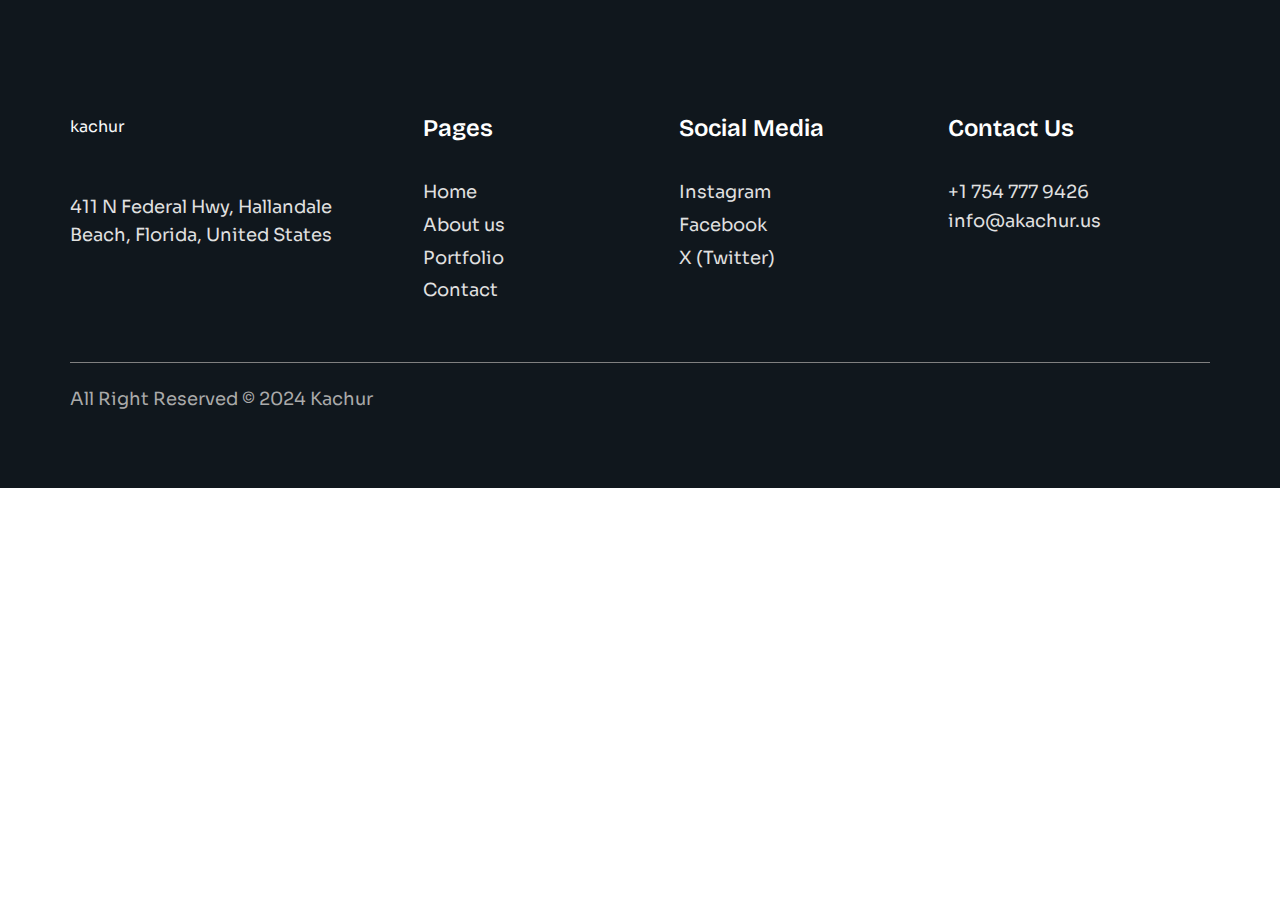
<file: henne.html>
<!DOCTYPE html>
<html lang="en">
    <head>
        <meta charset="UTF-8" />
        <meta http-equiv="X-UA-Compatible" content="IE=edge" />
        <title>Kachur | Henne Moto Parts - Custom E-commerce Solutions</title>
        <meta
            name="description"
            content="Explore our project, Henne Moto Parts, where we developed a custom e-commerce platform using Shopify. Our focus on SEO and targeted advertising strategies significantly enhanced online visibility and sales."
        />
        <meta
            name="keywords"
            content="e-commerce, Shopify, web development, SEO, social media marketing,SMM, web development, digital agency, Kachur Solutions"
        />
        <meta
            name="viewport"
            content="width=device-width,initial-scale=1,maximum-scale=5,minimum-scale=1,user-scalable=yes"
        />
        <link
            rel="shortcut icon"
            type="image/x-icon"
            href="assets/img/favicon.ico"
        />
        <link rel="stylesheet" href="assets/css/bootstrap.min.css" />
        <link rel="stylesheet" href="assets/fontawsome/css/all.min.css" />
        <link
            rel="stylesheet"
            href="assets/fontawsome/css/fontawesome.min.css"
        />
        <link rel="stylesheet" href="assets/css/slick.css" />
        <link rel="stylesheet" href="assets/css/magnific-popup.css" />
        <link rel="stylesheet" href="assets/css/animate.min.css" />
        <link rel="stylesheet" href="assets/css/odometer.css" />
        <link rel="stylesheet" href="assets/css/style.css" />
    </head>
    <body>
        <footer class="footer-section-four position-relative overflow-hidden">
            <div class="container">
                <div class="row g-4">
                    <div class="col-lg-3 col-sm-6">
                        <div class="footer-widget footer-about">
                            <div class="logo">
                                <a class="navbar-brand text-light" href="/"
                                    >kachur</a
                                >
                            </div>
                            <p>
                                411 N Federal Hwy, Hallandale Beach, Florida,
                                United States
                            </p>
                        </div>
                    </div>
                    <div class="col-lg-3 col-sm-6">
                        <div class="footer-widget ms-60">
                            <h4 class="footer-title">Pages</h4>
                            <ul class="list-unstyled">
                                <li><a href="/">Home</a></li>
                                <li><a href="/about">About us</a></li>
                                <li><a href="/#portfolio">Portfolio</a></li>
                                <li><a href="/contact">Contact</a></li>
                            </ul>
                        </div>
                    </div>
                    <div class="col-lg-3 col-sm-6">
                        <div class="footer-widget ms-4">
                            <h4 class="footer-title">Social Media</h4>
                            <ul class="list-unstyled">
                                <li><a href="#">Instagram</a></li>
                                <li><a href="#">Facebook</a></li>
                                <li><a href="#">X (Twitter)</a></li>
                            </ul>
                        </div>
                    </div>
                    <div class="col-lg-3 col-sm-6">
                        <div class="footer-widget address">
                            <h4 class="footer-title">Contact Us</h4>
                            <p class="contact-info">
                                <a href="tel:+17547779426">+1 754 777 9426</a
                                ><a href="mailto:info@rebrandexample.com"
                                    >info@akachur.us</a
                                >
                            </p>
                        </div>
                    </div>
                </div>
                <div class="footer-copyright">
                    <p>All Right Reserved © 2024 Kachur</p>
                </div>
            </div>
        </footer>
        <script src="assets/js/vendor/jquery-3.6.0.min.js"></script>
        <script src="assets/js/bootstrap.bundle.min.js"></script>
        <script src="assets/js/gsap.js"></script>
        <script src="assets/js/gsap-scroll-trigger.js"></script>
        <script src="assets/js/gsap-split-text.js"></script>
        <script src="assets/js/jquery.appear.js"></script>
        <script src="assets/js/jquery.odometer.min.js"></script>
        <script src="assets/js/jquery.magnific-popup.min.js"></script>
        <script src="assets/js/ajax-form.js"></script>
        <script src="assets/js/slick.min.js"></script>
        <script src="assets/js/script.js"></script>
    </body>
</html>
</file>
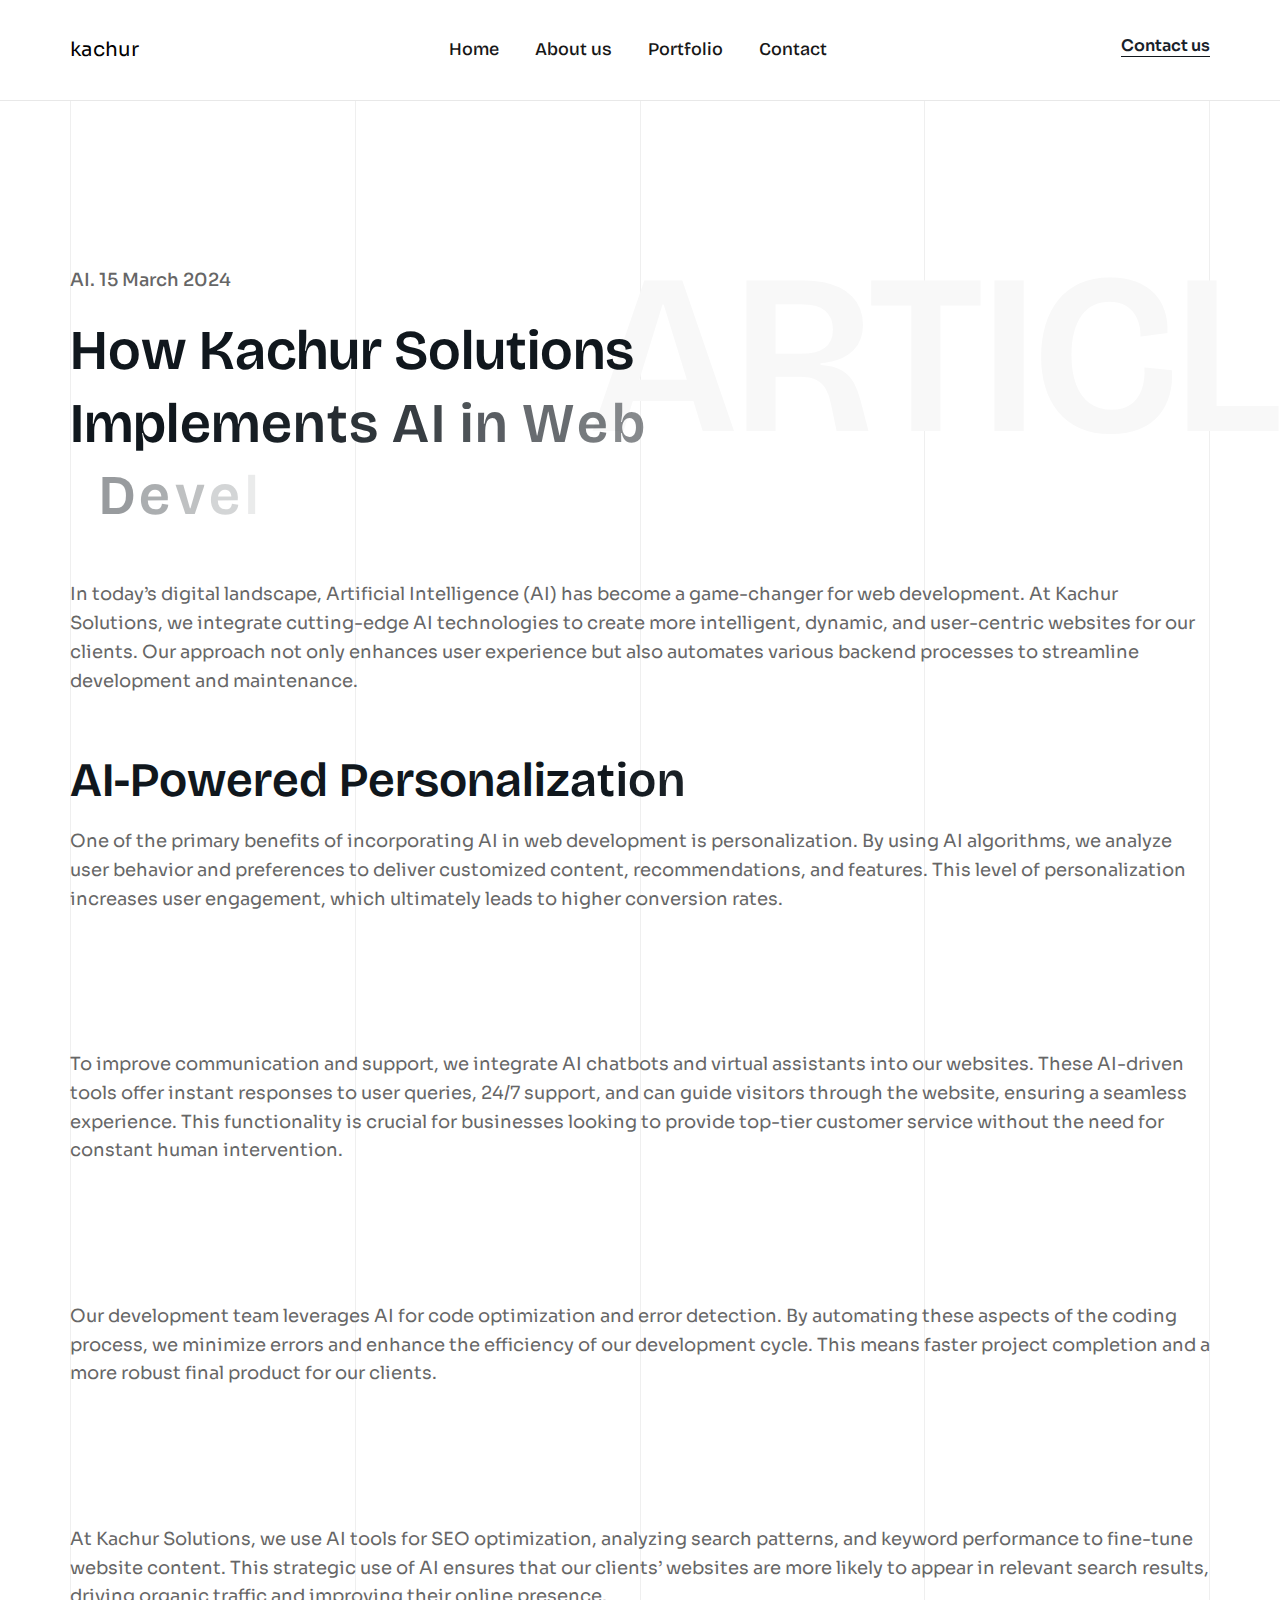
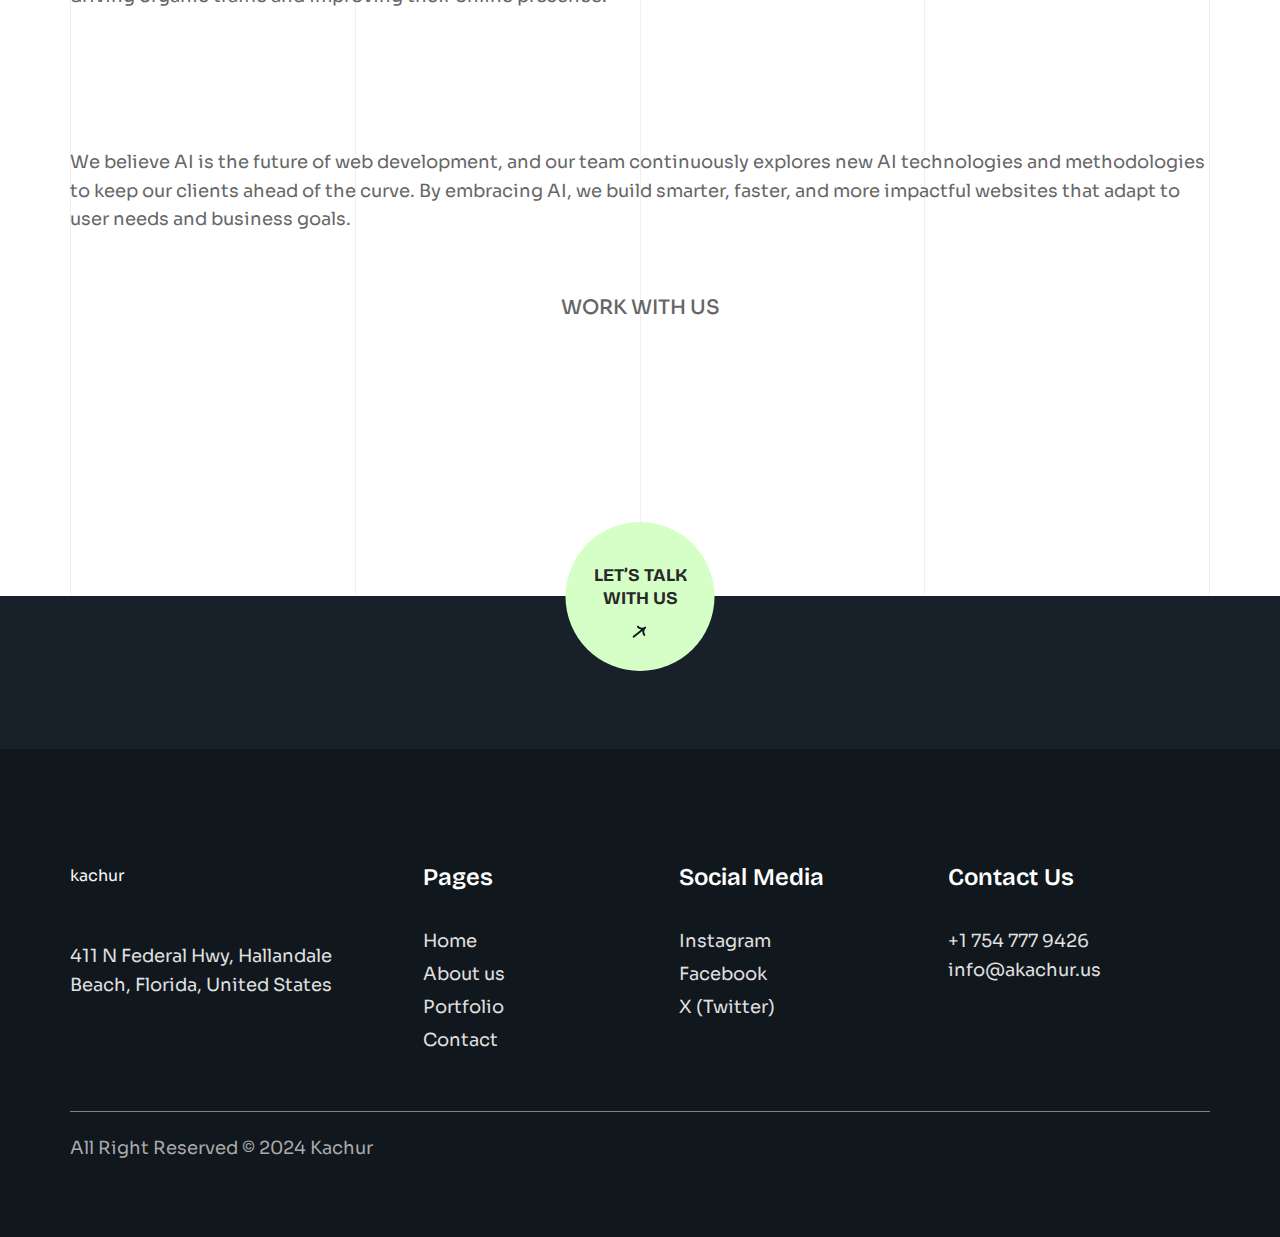
<file: how-kachur-solutions-implements-ai-in-web-development.html>
<!DOCTYPE html>
<html lang="en">
    <head>
        <!-- Google Tag Manager -->
<script>(function(w,d,s,l,i){w[l]=w[l]||[];w[l].push({'gtm.start':
new Date().getTime(),event:'gtm.js'});var f=d.getElementsByTagName(s)[0],
j=d.createElement(s),dl=l!='dataLayer'?'&l='+l:'';j.async=true;j.src=
'https://www.googletagmanager.com/gtm.js?id='+i+dl;f.parentNode.insertBefore(j,f);
})(window,document,'script','dataLayer','GTM-KJQJ49S7');</script>
<!-- End Google Tag Manager -->
        <meta charset="UTF-8" />
        <meta http-equiv="X-UA-Compatible" content="IE=edge" />
        <title>
            Kachur | How Kachur Solutions Implements AI in Web Development
        </title>
        <meta
            name="description"
            content="Discover how Kachur Solutions leverages artificial intelligence in web development to enhance user experience, automate processes, and optimize SEO strategies."
        />
        <meta
            name="keywords"
            content="AI in web development, artificial intelligence, user experience, automation, SEO optimization, digital agency, Kachur Solutions, innovative technology, web design, code optimization"
        />
        <meta
            name="viewport"
            content="width=device-width,initial-scale=1,maximum-scale=5,minimum-scale=1,user-scalable=yes"
        />
        <link
            rel="shortcut icon"
            type="image/x-icon"
            href="assets/img/favicon.ico"
        />
        <link rel="stylesheet" href="assets/css/bootstrap.min.css" />
        <link rel="stylesheet" href="assets/fontawsome/css/all.min.css" />
        <link
            rel="stylesheet"
            href="assets/fontawsome/css/fontawesome.min.css"
        />
        <link rel="stylesheet" href="assets/css/slick.css" />
        <link rel="stylesheet" href="assets/css/magnific-popup.css" />
        <link rel="stylesheet" href="assets/css/animate.min.css" />
        <link rel="stylesheet" href="assets/css/odometer.css" />
        <link rel="stylesheet" href="assets/css/style.css" />
    </head>
    <body>
        <!-- Google Tag Manager (noscript) -->
<noscript><iframe src="https://www.googletagmanager.com/ns.html?id=GTM-KJQJ49S7"
height="0" width="0" style="display:none;visibility:hidden"></iframe></noscript>
<!-- End Google Tag Manager (noscript) -->
        <div class="fullpage_loader"><div class="loader"></div></div>
        <div id="header-fixed-height"></div>
        <header class="header-section w-100" id="sticky-header">
            <nav class="navbar p-0 navbar-expand-xl d-none d-xl-flex">
                <div class="container px-0">
                    <a class="navbar-brand" href="/">kachur</a
                    ><button
                        class="navbar-toggler"
                        type="button"
                        data-bs-toggle="collapse"
                        data-bs-target="#navbarSupportedContent"
                        aria-controls="navbarSupportedContent"
                        aria-expanded="false"
                        aria-label="Toggle navigation"
                    >
                        <span class="navbar-toggler-icon"></span>
                    </button>
                    <div
                        class="collapse navbar-collapse"
                        id="navbarSupportedContent"
                    >
                        <ul class="navbar-nav mx-auto mb-lg-0">
                            <li class="nav-item">
                                <a
                                    class="nav-link active"
                                    aria-current="page"
                                    href="#"
                                    ><span>Home</span></a
                                >
                            </li>
                            <li class="nav-item">
                                <a class="nav-link" href="/about"
                                    ><span>About us</span></a
                                >
                            </li>
                            <li class="nav-item">
                                <a class="nav-link" href="/#portfolio"
                                    ><span>Portfolio</span></a
                                >
                            </li>
                            <li class="nav-item">
                                <a class="nav-link" href="contact"
                                    ><span>Contact</span></a
                                >
                            </li>
                        </ul>
                        <div class="join-with-us">
                            <a href="contact" class="join-with-us-btn"
                                ><span class="btn-wrap"
                                    ><span class="text-one">Contact us</span
                                    ><span class="text-two"
                                        >Contact us</span
                                    ></span
                                ></a
                            >
                        </div>
                    </div>
                </div>
            </nav>
            <div class="mobile-menu-area d-block d-xl-none">
                <div class="mobile-topbar">
                    <div class="container">
                        <div
                            class="d-flex justify-content-between align-items-center"
                        >
                            <div class="logo">
                                <a class="navbar-brand" href="/">kachur</a>
                            </div>
                            <div class="bars"><i class="fas fa-bars"></i></div>
                        </div>
                    </div>
                </div>
                <div class="mobile-menu-overlay"></div>
                <div class="mobile-menu-main">
                    <div class="logo">
                        <a class="navbar-brand" href="/">kachur</a>
                    </div>
                    <div class="close-mobile-menu">
                        <i class="fas fa-times"></i>
                    </div>
                    <div class="menu-body">
                        <div class="menu-list">
                            <ul class="list-unstyled">
                                <li class="sub-mobile-menu">
                                    <a href="/">Home</a>
                                </li>
                                <li class="sub-mobile-menu">
                                    <a href="/about">About us</a>
                                </li>
                                <li class="sub-mobile-menu">
                                    <a href="/#portfolio">Portfolio</a>
                                </li>
                                <li class="sub-mobile-menu">
                                    <a href="contact">Contact</a>
                                </li>
                            </ul>
                        </div>
                    </div>
                    <div class="join-with-us">
                        <a
                            href="contact"
                            class="join-with-us-btn text-decoration-underline"
                            ><span class="btn-wrap"
                                ><span class="text-one">Contact us</span
                                ><span class="text-two"
                                    >Contact us</span
                                ></span
                            ></a
                        >
                    </div>
                </div>
            </div>
        </header>
        <main class="position-relative">
            <div
                class="inner-page-lines position-absolute d-flex justify-content-between w-100 top-0 bottom-0 z-n1"
            >
                <span></span><span></span><span></span><span></span
                ><span></span>
            </div>
            <section class="page-header">
                <div class="container px-0">
                    <div class="row">
                        <div class="col-lg-9 align-self-center">
                            <p class="blog-details-meta">AI. 15 March 2024</p>
                            <h3 class="page-sub-title2 w-100 split-text right">
                                How Kachur Solutions Implements AI in Web
                                Development
                            </h3>
                        </div>
                    </div>
                    <h1
                        class="page-title text-uppercase position-absolute z-n1"
                    >
                        ARTICL
                    </h1>
                </div>
            </section>
            <section class="blog-details-section">
                <div class="container px-0">
                    <div class="blog-details-info">
                        <p>
                            In today’s digital landscape, Artificial
                            Intelligence (AI) has become a game-changer for web
                            development. At Kachur Solutions, we integrate
                            cutting-edge AI technologies to create more
                            intelligent, dynamic, and user-centric websites for
                            our clients. Our approach not only enhances user
                            experience but also automates various backend
                            processes to streamline development and maintenance.
                        </p>
                        <div class="inner-block-img"></div>
                        <div class="content-block">
                            <div class="section-title-block">
                                <h3 class="section-title split-text right">
                                    AI-Powered Personalization
                                </h3>
                            </div>
                            <p>
                                One of the primary benefits of incorporating AI
                                in web development is personalization. By using
                                AI algorithms, we analyze user behavior and
                                preferences to deliver customized content,
                                recommendations, and features. This level of
                                personalization increases user engagement, which
                                ultimately leads to higher conversion rates.
                            </p>
                        </div>
                        <div class="content-block">
                            <div class="section-title-block">
                                <h3 class="section-title split-text right">
                                    Chatbots and Virtual Assistants
                                </h3>
                            </div>
                            <p>
                                To improve communication and support, we
                                integrate AI chatbots and virtual assistants
                                into our websites. These AI-driven tools offer
                                instant responses to user queries, 24/7 support,
                                and can guide visitors through the website,
                                ensuring a seamless experience. This
                                functionality is crucial for businesses looking
                                to provide top-tier customer service without the
                                need for constant human intervention.
                            </p>
                        </div>
                        <div class="content-block">
                            <div class="section-title-block">
                                <h3 class="section-title split-text right">
                                    AI for Code Optimization and Error Detection
                                </h3>
                            </div>
                            <p>
                                Our development team leverages AI for code
                                optimization and error detection. By automating
                                these aspects of the coding process, we minimize
                                errors and enhance the efficiency of our
                                development cycle. This means faster project
                                completion and a more robust final product for
                                our clients.
                            </p>
                        </div>
                        <div class="content-block">
                            <div class="section-title-block">
                                <h3 class="section-title split-text right">
                                    AI in SEO and Content Management
                                </h3>
                            </div>
                            <p>
                                At Kachur Solutions, we use AI tools for SEO
                                optimization, analyzing search patterns, and
                                keyword performance to fine-tune website
                                content. This strategic use of AI ensures that
                                our clients’ websites are more likely to appear
                                in relevant search results, driving organic
                                traffic and improving their online presence.
                            </p>
                        </div>
                        <div class="content-block">
                            <div class="section-title-block">
                                <h3 class="section-title split-text right">
                                    The Future of AI in Web Development
                                </h3>
                            </div>
                            <p>
                                We believe AI is the future of web development,
                                and our team continuously explores new AI
                                technologies and methodologies to keep our
                                clients ahead of the curve. By embracing AI, we
                                build smarter, faster, and more impactful
                                websites that adapt to user needs and business
                                goals.
                            </p>
                        </div>
                    </div>
                </div>
            </section>
            <section class="work-with-us-section">
                <div class="container">
                    <div class="text text-center">
                        <div class="row">
                            <div class="col-lg-8 mx-auto">
                                <h4 class="sub-title text-uppercase">
                                    WORK WITH US
                                </h4>
                                <div class="section-title-block">
                                    <h3 class="section-title split-text right">
                                        We would love to hear more about your
                                        project
                                    </h3>
                                </div>
                            </div>
                        </div>
                    </div>
                </div>
            </section>
            <div class="lets-talk-section">
                <div class="container px-0 position-relative">
                    <a
                        class="view-all-btn view-all-btn-primary text-uppercase position-absolute start-50 translate-middle-x"
                        href="contact"
                        >Let’s Talk With Us
                        <div class="icon">
                            <img
                                src="assets/img/icons/icon-up-right.svg"
                                alt="icon-up-right"
                            /></div
                    ></a>
                </div>
            </div>
        </main>
        <button class="scroll-to-top position-fixed">
            <svg
                xmlns="http://www.w3.org/2000/svg"
                width="24"
                height="24"
                viewBox="0 0 24 24"
                fill="none"
                stroke="currentColor"
                stroke-width="2"
                stroke-linecap="round"
                stroke-linejoin="round"
                class="icon icon-tabler icons-tabler-outline icon-tabler-chevron-up"
            >
                <path stroke="none" d="M0 0h24v24H0z" fill="none" />
                <path d="M6 15l6 -6l6 6" />
            </svg>
        </button>
        <footer class="footer-section-four position-relative overflow-hidden">
            <div class="container">
                <div class="row g-4">
                    <div class="col-lg-3 col-sm-6">
                        <div class="footer-widget footer-about">
                            <div class="logo">
                                <a class="navbar-brand text-light" href="/"
                                    >kachur</a
                                >
                            </div>
                            <p>
                                411 N Federal Hwy, Hallandale Beach, Florida,
                                United States
                            </p>
                        </div>
                    </div>
                    <div class="col-lg-3 col-sm-6">
                        <div class="footer-widget ms-60">
                            <h4 class="footer-title">Pages</h4>
                            <ul class="list-unstyled">
                                <li><a href="/">Home</a></li>
                                <li><a href="/about">About us</a></li>
                                <li>
                                    <a href="/#portfolio">Portfolio</a>
                                </li>
                                <li><a href="/contact">Contact</a></li>
                            </ul>
                        </div>
                    </div>
                    <div class="col-lg-3 col-sm-6">
                        <div class="footer-widget ms-4">
                            <h4 class="footer-title">Social Media</h4>
                            <ul class="list-unstyled">
                                <li><a href="#">Instagram</a></li>
                                <li><a href="#">Facebook</a></li>
                                <li><a href="#">X (Twitter)</a></li>
                            </ul>
                        </div>
                    </div>
                    <div class="col-lg-3 col-sm-6">
                        <div class="footer-widget address">
                            <h4 class="footer-title">Contact Us</h4>
                            <p class="contact-info">
                                <a href="tel:+17547779426">+1 754 777 9426</a
                                ><a href="mailto:info@rebrandexample.com"
                                    >info@akachur.us</a
                                >
                            </p>
                        </div>
                    </div>
                </div>
                <div class="footer-copyright">
                    <p>All Right Reserved © 2024 Kachur</p>
                </div>
            </div>
        </footer>
        <script src="assets/js/vendor/jquery-3.6.0.min.js"></script>
        <script src="assets/js/bootstrap.bundle.min.js"></script>
        <script src="assets/js/gsap.js"></script>
        <script src="assets/js/gsap-scroll-trigger.js"></script>
        <script src="assets/js/gsap-split-text.js"></script>
        <script src="assets/js/jquery.appear.js"></script>
        <script src="assets/js/jquery.odometer.min.js"></script>
        <script src="assets/js/jquery.magnific-popup.min.js"></script>
        <script src="assets/js/ajax-form.js"></script>
        <script src="assets/js/slick.min.js"></script>
        <script src="assets/js/script.js"></script>
    </body>
</html>
</file>
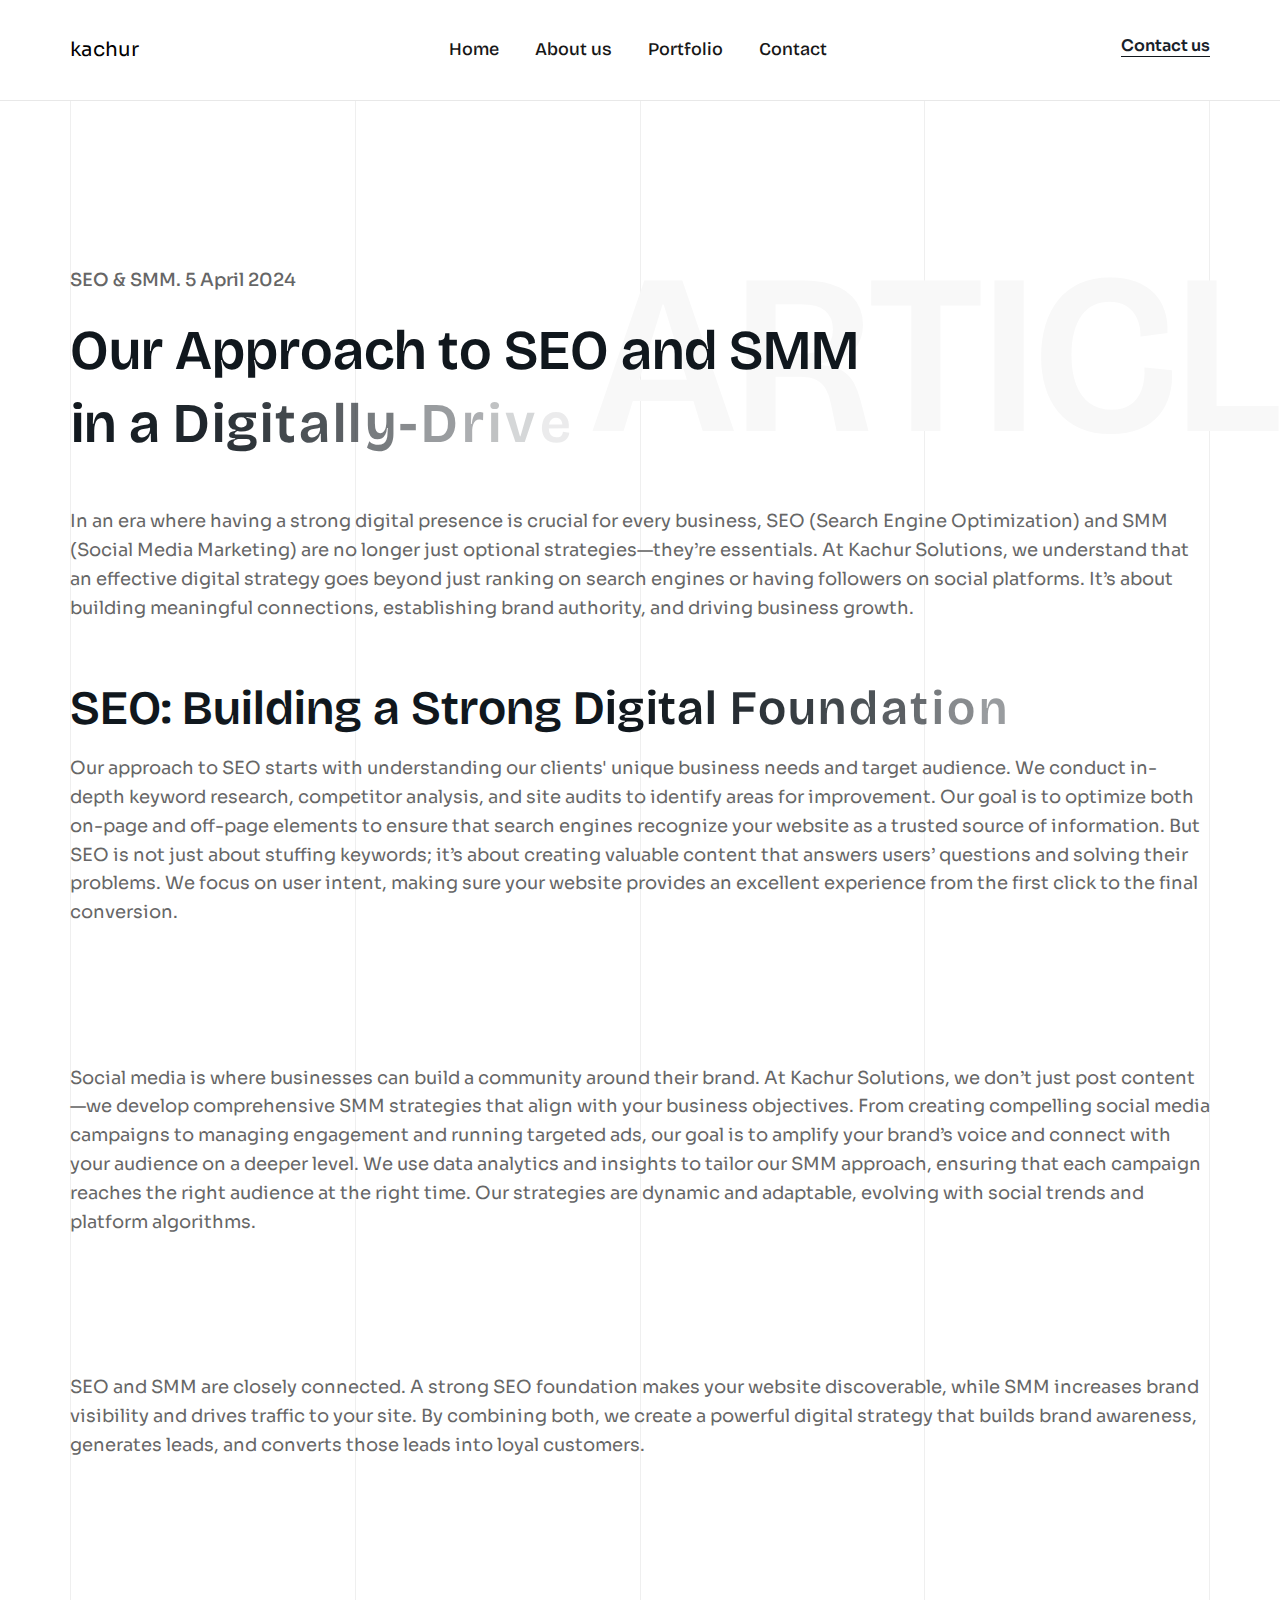
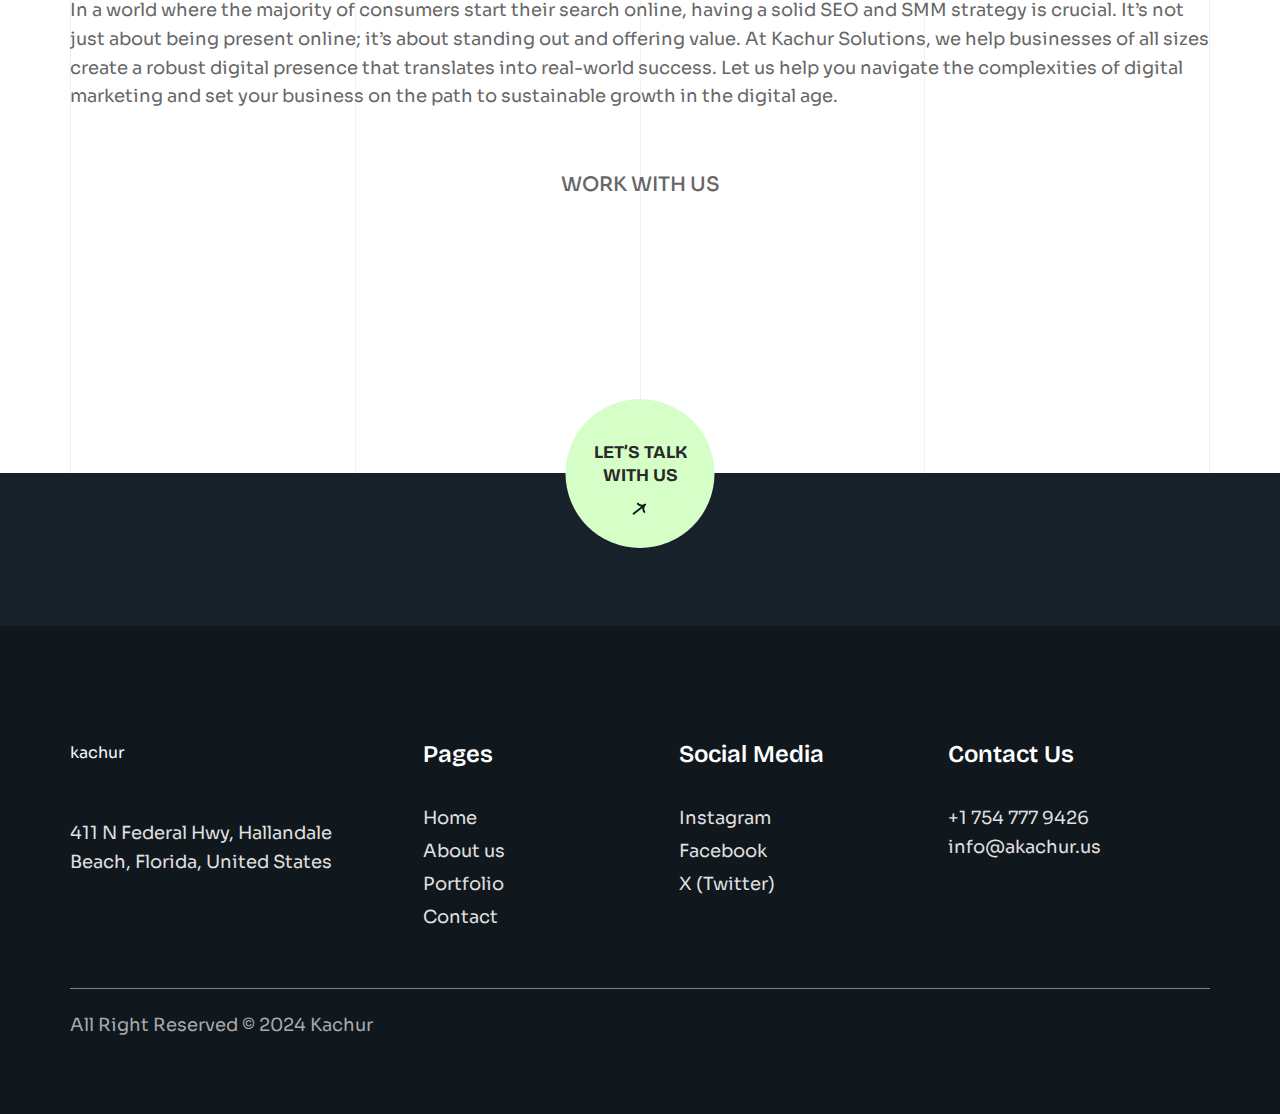
<file: our-approach-to-seo-and-smm-in-a-digitally-driven-world.html>
<!DOCTYPE html>
<html lang="en">
    <head>
        <!-- Google Tag Manager -->
<script>(function(w,d,s,l,i){w[l]=w[l]||[];w[l].push({'gtm.start':
new Date().getTime(),event:'gtm.js'});var f=d.getElementsByTagName(s)[0],
j=d.createElement(s),dl=l!='dataLayer'?'&l='+l:'';j.async=true;j.src=
'https://www.googletagmanager.com/gtm.js?id='+i+dl;f.parentNode.insertBefore(j,f);
})(window,document,'script','dataLayer','GTM-KJQJ49S7');</script>
<!-- End Google Tag Manager -->
        <meta charset="UTF-8" />
        <meta http-equiv="X-UA-Compatible" content="IE=edge" />
        <title>
            Kachur | Our Approach to SEO and SMM in a Digitally-Driven World
        </title>
        <meta
            name="description"
            content="Learn how Kachur Solutions develops effective SEO and SMM strategies to build a strong online presence, increase brand visibility, and drive business growth in the digital age."
        />
        <meta
            name="keywords"
            content="SEO, SMM, search engine optimization, social media marketing, digital marketing strategies, online business growth, brand visibility, digital presence, marketing agency, Kachur Solutions"
        />
        <meta
            name="viewport"
            content="width=device-width,initial-scale=1,maximum-scale=5,minimum-scale=1,user-scalable=yes"
        />
        <link
            rel="shortcut icon"
            type="image/x-icon"
            href="assets/img/favicon.ico"
        />
        <link rel="stylesheet" href="assets/css/bootstrap.min.css" />
        <link rel="stylesheet" href="assets/fontawsome/css/all.min.css" />
        <link
            rel="stylesheet"
            href="assets/fontawsome/css/fontawesome.min.css"
        />
        <link rel="stylesheet" href="assets/css/slick.css" />
        <link rel="stylesheet" href="assets/css/magnific-popup.css" />
        <link rel="stylesheet" href="assets/css/animate.min.css" />
        <link rel="stylesheet" href="assets/css/odometer.css" />
        <link rel="stylesheet" href="assets/css/style.css" />
    </head>
    <body>
        <!-- Google Tag Manager (noscript) -->
<noscript><iframe src="https://www.googletagmanager.com/ns.html?id=GTM-KJQJ49S7"
height="0" width="0" style="display:none;visibility:hidden"></iframe></noscript>
<!-- End Google Tag Manager (noscript) -->
        <div class="fullpage_loader"><div class="loader"></div></div>
        <div id="header-fixed-height"></div>
        <header class="header-section w-100" id="sticky-header">
            <nav class="navbar p-0 navbar-expand-xl d-none d-xl-flex">
                <div class="container px-0">
                    <a class="navbar-brand" href="/">kachur</a
                    ><button
                        class="navbar-toggler"
                        type="button"
                        data-bs-toggle="collapse"
                        data-bs-target="#navbarSupportedContent"
                        aria-controls="navbarSupportedContent"
                        aria-expanded="false"
                        aria-label="Toggle navigation"
                    >
                        <span class="navbar-toggler-icon"></span>
                    </button>
                    <div
                        class="collapse navbar-collapse"
                        id="navbarSupportedContent"
                    >
                        <ul class="navbar-nav mx-auto mb-lg-0">
                            <li class="nav-item">
                                <a
                                    class="nav-link active"
                                    aria-current="page"
                                    href="/"
                                    ><span>Home</span></a
                                >
                            </li>
                            <li class="nav-item">
                                <a class="nav-link" href="/about"
                                    ><span>About us</span></a
                                >
                            </li>
                            <li class="nav-item">
                                <a class="nav-link" href="/#portfolio"
                                    ><span>Portfolio</span></a
                                >
                            </li>
                            <li class="nav-item">
                                <a class="nav-link" href="contact"
                                    ><span>Contact</span></a
                                >
                            </li>
                        </ul>
                        <div class="join-with-us">
                            <a href="contact" class="join-with-us-btn"
                                ><span class="btn-wrap"
                                    ><span class="text-one">Contact us</span
                                    ><span class="text-two"
                                        >Contact us</span
                                    ></span
                                ></a
                            >
                        </div>
                    </div>
                </div>
            </nav>
            <div class="mobile-menu-area d-block d-xl-none">
                <div class="mobile-topbar">
                    <div class="container">
                        <div
                            class="d-flex justify-content-between align-items-center"
                        >
                            <div class="logo">
                                <a class="navbar-brand" href="/">kachur</a>
                            </div>
                            <div class="bars"><i class="fas fa-bars"></i></div>
                        </div>
                    </div>
                </div>
                <div class="mobile-menu-overlay"></div>
                <div class="mobile-menu-main">
                    <div class="logo">
                        <a class="navbar-brand" href="/">kachur</a>
                    </div>
                    <div class="close-mobile-menu">
                        <i class="fas fa-times"></i>
                    </div>
                    <div class="menu-body">
                        <div class="menu-list">
                            <ul class="list-unstyled">
                                <li class="sub-mobile-menu">
                                    <a href="/">Home</a>
                                </li>
                                <li class="sub-mobile-menu">
                                    <a href="/about">About us</a>
                                </li>
                                <li class="sub-mobile-menu">
                                    <a href="/#portfolio">Portfolio</a>
                                </li>
                                <li class="sub-mobile-menu">
                                    <a href="contact">Contact</a>
                                </li>
                            </ul>
                        </div>
                    </div>
                    <div class="join-with-us">
                        <a
                            href="contact"
                            class="join-with-us-btn text-decoration-underline"
                            ><span class="btn-wrap"
                                ><span class="text-one">Contact us</span
                                ><span class="text-two"
                                    >Contact us</span
                                ></span
                            ></a
                        >
                    </div>
                </div>
            </div>
        </header>
        <main class="position-relative">
            <div
                class="inner-page-lines position-absolute d-flex justify-content-between w-100 top-0 bottom-0 z-n1"
            >
                <span></span><span></span><span></span><span></span
                ><span></span>
            </div>
            <section class="page-header">
                <div class="container px-0">
                    <div class="row">
                        <div class="col-lg-9 align-self-center">
                            <p class="blog-details-meta">
                                SEO & SMM. 5 April 2024
                            </p>
                            <h3 class="page-sub-title2 w-100 split-text right">
                                Our Approach to SEO and SMM in a
                                Digitally-Driven World
                            </h3>
                        </div>
                    </div>
                    <h1
                        class="page-title text-uppercase position-absolute z-n1"
                    >
                        ARTICL
                    </h1>
                </div>
            </section>
            <section class="blog-details-section">
                <div class="container px-0">
                    <div class="blog-details-info">
                        <p>
                            In an era where having a strong digital presence is
                            crucial for every business, SEO (Search Engine
                            Optimization) and SMM (Social Media Marketing) are
                            no longer just optional strategies—they’re
                            essentials. At Kachur Solutions, we understand that
                            an effective digital strategy goes beyond just
                            ranking on search engines or having followers on
                            social platforms. It’s about building meaningful
                            connections, establishing brand authority, and
                            driving business growth.
                        </p>
                        <div class="inner-block-img"></div>
                        <div class="content-block">
                            <div class="section-title-block">
                                <h3 class="section-title split-text right">
                                    SEO: Building a Strong Digital Foundation
                                </h3>
                            </div>
                            <p>
                                Our approach to SEO starts with understanding
                                our clients' unique business needs and target
                                audience. We conduct in-depth keyword research,
                                competitor analysis, and site audits to identify
                                areas for improvement. Our goal is to optimize
                                both on-page and off-page elements to ensure
                                that search engines recognize your website as a
                                trusted source of information. But SEO is not
                                just about stuffing keywords; it’s about
                                creating valuable content that answers users’
                                questions and solving their problems. We focus
                                on user intent, making sure your website
                                provides an excellent experience from the first
                                click to the final conversion.
                            </p>
                        </div>
                        <div class="content-block">
                            <div class="section-title-block">
                                <h3 class="section-title split-text right">
                                    SMM: Engaging Your Audience Where It Matters
                                </h3>
                            </div>
                            <p>
                                Social media is where businesses can build a
                                community around their brand. At Kachur
                                Solutions, we don’t just post content—we develop
                                comprehensive SMM strategies that align with
                                your business objectives. From creating
                                compelling social media campaigns to managing
                                engagement and running targeted ads, our goal is
                                to amplify your brand’s voice and connect with
                                your audience on a deeper level. We use data
                                analytics and insights to tailor our SMM
                                approach, ensuring that each campaign reaches
                                the right audience at the right time. Our
                                strategies are dynamic and adaptable, evolving
                                with social trends and platform algorithms.
                            </p>
                        </div>
                        <div class="content-block">
                            <div class="section-title-block">
                                <h3 class="section-title split-text right">
                                    A Holistic Approach for Digital Success
                                </h3>
                            </div>
                            <p>
                                SEO and SMM are closely connected. A strong SEO
                                foundation makes your website discoverable,
                                while SMM increases brand visibility and drives
                                traffic to your site. By combining both, we
                                create a powerful digital strategy that builds
                                brand awareness, generates leads, and converts
                                those leads into loyal customers.
                            </p>
                        </div>
                        <div class="content-block">
                            <div class="section-title-block">
                                <h3 class="section-title split-text right">
                                    Why It Matters for Every Business
                                </h3>
                            </div>
                            <p>
                                In a world where the majority of consumers start
                                their search online, having a solid SEO and SMM
                                strategy is crucial. It’s not just about being
                                present online; it’s about standing out and
                                offering value. At Kachur Solutions, we help
                                businesses of all sizes create a robust digital
                                presence that translates into real-world
                                success. Let us help you navigate the
                                complexities of digital marketing and set your
                                business on the path to sustainable growth in
                                the digital age.
                            </p>
                        </div>
                    </div>
                </div>
            </section>
            <section class="work-with-us-section">
                <div class="container">
                    <div class="text text-center">
                        <div class="row">
                            <div class="col-lg-8 mx-auto">
                                <h4 class="sub-title text-uppercase">
                                    WORK WITH US
                                </h4>
                                <div class="section-title-block">
                                    <h3 class="section-title split-text right">
                                        We would love to hear more about your
                                        project
                                    </h3>
                                </div>
                            </div>
                        </div>
                    </div>
                </div>
            </section>
            <div class="lets-talk-section">
                <div class="container px-0 position-relative">
                    <a
                        class="view-all-btn view-all-btn-primary text-uppercase position-absolute start-50 translate-middle-x"
                        href="contact"
                        >Let’s Talk With Us
                        <div class="icon">
                            <img
                                src="assets/img/icons/icon-up-right.svg"
                                alt="icon-up-right"
                            /></div
                    ></a>
                </div>
            </div>
        </main>
        <button class="scroll-to-top position-fixed">
            <svg
                xmlns="http://www.w3.org/2000/svg"
                width="24"
                height="24"
                viewBox="0 0 24 24"
                fill="none"
                stroke="currentColor"
                stroke-width="2"
                stroke-linecap="round"
                stroke-linejoin="round"
                class="icon icon-tabler icons-tabler-outline icon-tabler-chevron-up"
            >
                <path stroke="none" d="M0 0h24v24H0z" fill="none" />
                <path d="M6 15l6 -6l6 6" />
            </svg>
        </button>
        <footer class="footer-section-four position-relative overflow-hidden">
            <div class="container">
                <div class="row g-4">
                    <div class="col-lg-3 col-sm-6">
                        <div class="footer-widget footer-about">
                            <div class="logo">
                                <a class="navbar-brand text-light" href="/"
                                    >kachur</a
                                >
                            </div>
                            <p>
                                411 N Federal Hwy, Hallandale Beach, Florida,
                                United States
                            </p>
                        </div>
                    </div>
                    <div class="col-lg-3 col-sm-6">
                        <div class="footer-widget ms-60">
                            <h4 class="footer-title">Pages</h4>
                            <ul class="list-unstyled">
                                <li><a href="/">Home</a></li>
                                <li><a href="/about">About us</a></li>
                                <li>
                                    <a href="/#portfolio">Portfolio</a>
                                </li>
                                <li><a href="/contact">Contact</a></li>
                            </ul>
                        </div>
                    </div>
                    <div class="col-lg-3 col-sm-6">
                        <div class="footer-widget ms-4">
                            <h4 class="footer-title">Social Media</h4>
                            <ul class="list-unstyled">
                                <li><a href="#">Instagram</a></li>
                                <li><a href="#">Facebook</a></li>
                                <li><a href="#">X (Twitter)</a></li>
                            </ul>
                        </div>
                    </div>
                    <div class="col-lg-3 col-sm-6">
                        <div class="footer-widget address">
                            <h4 class="footer-title">Contact Us</h4>
                            <p class="contact-info">
                                <a href="tel:+17547779426">+1 754 777 9426</a
                                ><a href="mailto:info@rebrandexample.com"
                                    >info@akachur.us</a
                                >
                            </p>
                        </div>
                    </div>
                </div>
                <div class="footer-copyright">
                    <p>All Right Reserved © 2024 Kachur</p>
                </div>
            </div>
        </footer>
        <script src="assets/js/vendor/jquery-3.6.0.min.js"></script>
        <script src="assets/js/bootstrap.bundle.min.js"></script>
        <script src="assets/js/gsap.js"></script>
        <script src="assets/js/gsap-scroll-trigger.js"></script>
        <script src="assets/js/gsap-split-text.js"></script>
        <script src="assets/js/jquery.appear.js"></script>
        <script src="assets/js/jquery.odometer.min.js"></script>
        <script src="assets/js/jquery.magnific-popup.min.js"></script>
        <script src="assets/js/ajax-form.js"></script>
        <script src="assets/js/slick.min.js"></script>
        <script src="assets/js/script.js"></script>
    </body>
</html>
</file>
<file: assets/css/odometer.css>
.odometer.odometer-auto-theme, .odometer.odometer-theme-default {
  display: inline-block;
  vertical-align: middle;
  *vertical-align: auto;
  *zoom: 1;
  *display: inline;
  position: relative;
}
.odometer.odometer-auto-theme .odometer-digit, .odometer.odometer-theme-default .odometer-digit {
  display: inline-block;
  vertical-align: middle;
  *vertical-align: auto;
  *zoom: 1;
  *display: inline;
  position: relative;
}
.odometer.odometer-auto-theme .odometer-digit .odometer-digit-spacer, .odometer.odometer-theme-default .odometer-digit .odometer-digit-spacer {
  display: inline-block;
  vertical-align: middle;
  *vertical-align: auto;
  *zoom: 1;
  *display: inline;
  visibility: hidden;
}
.odometer.odometer-auto-theme .odometer-digit .odometer-digit-inner, .odometer.odometer-theme-default .odometer-digit .odometer-digit-inner {
  text-align: left;
  display: block;
  position: absolute;
  top: 0;
  left: 0;
  right: 0;
  bottom: 0;
  overflow: hidden;
}
.odometer.odometer-auto-theme .odometer-digit .odometer-ribbon, .odometer.odometer-theme-default .odometer-digit .odometer-ribbon {
  display: block;
}
.odometer.odometer-auto-theme .odometer-digit .odometer-ribbon-inner, .odometer.odometer-theme-default .odometer-digit .odometer-ribbon-inner {
  display: block;
  -webkit-backface-visibility: hidden;
  backface-visibility: hidden;
}
.odometer.odometer-auto-theme .odometer-digit .odometer-value, .odometer.odometer-theme-default .odometer-digit .odometer-value {
  display: block;
  -webkit-transform: translateZ(0);
  transform: translateZ(0);
}
.odometer.odometer-auto-theme .odometer-digit .odometer-value.odometer-last-value, .odometer.odometer-theme-default .odometer-digit .odometer-value.odometer-last-value {
  position: absolute;
}
.odometer.odometer-auto-theme.odometer-animating-up .odometer-ribbon-inner, .odometer.odometer-theme-default.odometer-animating-up .odometer-ribbon-inner {
  -webkit-transition: -webkit-transform 2s;
  -moz-transition: -moz-transform 2s;
  -ms-transition: -ms-transform 2s;
  -o-transition: -o-transform 2s;
  transition: transform 2s;
}
.odometer.odometer-auto-theme.odometer-animating-up.odometer-animating .odometer-ribbon-inner, .odometer.odometer-theme-default.odometer-animating-up.odometer-animating .odometer-ribbon-inner {
  -webkit-transform: translateY(-100%);
  -moz-transform: translateY(-100%);
  -ms-transform: translateY(-100%);
  -o-transform: translateY(-100%);
  transform: translateY(-100%);
}
.odometer.odometer-auto-theme.odometer-animating-down .odometer-ribbon-inner, .odometer.odometer-theme-default.odometer-animating-down .odometer-ribbon-inner {
  -webkit-transform: translateY(-100%);
  -moz-transform: translateY(-100%);
  -ms-transform: translateY(-100%);
  -o-transform: translateY(-100%);
  transform: translateY(-100%);
}
.odometer.odometer-auto-theme.odometer-animating-down.odometer-animating .odometer-ribbon-inner, .odometer.odometer-theme-default.odometer-animating-down.odometer-animating .odometer-ribbon-inner {
  -webkit-transition: -webkit-transform 2s;
  -moz-transition: -moz-transform 2s;
  -ms-transition: -ms-transform 2s;
  -o-transition: -o-transform 2s;
  transition: transform 2s;
  -webkit-transform: translateY(0);
  -moz-transform: translateY(0);
  -ms-transform: translateY(0);
  -o-transform: translateY(0);
  transform: translateY(0);
}
.odometer.odometer-auto-theme .odometer-value, .odometer.odometer-theme-default .odometer-value {
  text-align: center;
}
.odometer-formatting-mark {
  display: none;
}
</file>
<file: assets/css/style.css>
/*
  Theme Name: Digiso - Digital Business Branding Agency HTML5 Template
  Support: 
  Description: Digiso - Digital Business Branding Agency HTML5 Template
  Version: 1.0
*/
/* CSS Index
============================

*** Template Components ***
============================
01. Variable CSS
02. Common CSS
03. Header CSS
04. Banner CSS
05. Brand CSS
06. Feature CSS
07. About CSS
08. Video CSS
09. Services CSS
10. Text Slider CSS
11. Projects CSS
12. Counter CSS
13. Team CSS
14. Testimonial CSS
15. Blog CSS
16. Footer CSS
17. Page Header CSS
18. Subscribe Now CSS
19. Work With Us CSS
20. Call To Action CSS

*** Template Pages ***
=========================
21. About Page CSS
22. Service Details Page CSS
23. Blog Details Page CSS
24. Portfolio Page CSS
25. Portfolio Details Page CSS
26. Career Page CSS
27. Career Details Page CSS
28. Pricing Page CSS
29. Faq Page CSS
30. 404 Page CSS
31. Contact Page CSS
============================
*/
/*=============================
	Google Fonts
===============================*/
@import url("https://fonts.googleapis.com/css2?family=Bricolage+Grotesque:opsz,wght@12..96,200..800&display=swap");
@import url("https://fonts.googleapis.com/css2?family=Sora:wght@100..800&display=swap");
@import url("https://fonts.googleapis.com/css2?family=Bebas+Neue&display=swap");
@import url("https://fonts.googleapis.com/css2?family=Inter:ital,opsz,wght@0,14..32,100..900;1,14..32,100..900&display=swap");
/*=============================
	01. Variable CSS start
===============================*/
:root,
[data-bs-theme="light"] {
    --bs-body-font-primary: "Sora", sans-serif;
    --bs-font-secondary: "Bricolage Grotesque", sans-serif;
    --bs-font-tertiary: "Bebas Neue", sans-serif;
    --bs-font-quaternary: "Inter", sans-serif;
    --bs-primary: #d6ffc8;
    --bs-text-color1: #10171d;
    --bs-text-color2: #18212a;
    --bs-text-color3: #171717;
    --bs-text-color4: #ababab;
    --bs-text-color5: #000000;
    --bs-text-color6: #f8f8f8;
    --bs-text-color7: #aaaaaa;
    --bs-text-color8: #f6f6f6;
    --bs-text-color9: #989898;
    --bs-text-color10: #555555;
    --bs-text-color11: #282828;
    --bs-text-color12: #e1e1e1;
    --bs-text-color13: #c8c8c8;
    --bs-text-color14: #dddddd;
    --bs-text-color15: #454545;
    --bs-text-color16: #6b6b6b;
    --bs-text-color17: #2d3339;
    --bs-text-color18: #848282;
    --bs-text-color19: #fdfeff;
    --bs-text-color20: #fbfbfb;
    --bs-text-color21: #c0c0c0;
    --bs-text-color22: #c0c0c0;
    --bs-text-color23: #cecece;
    --bs-text-color24: #0c141b;
    --bs-text-color25: #848484;
    --bs-text-color26: #4e4e4e;
    --bs-bg-color1: #f8f8f8;
    --bs-bg-color2: #10171d;
    --bs-bg-color3: #18212a;
    --bs-bg-color4: #666666;
    --bs-bg-color5: #f6f6f6;
    --bs-bg-color6: #fafafa;
    --bs-bg-color7: #fcfcfc;
    --bs-bg-color8: #ffe9ca;
    --bs-bg-color9: #f3f3f3;
    --bs-bg-color10: #d0fcff;
    --bs-bg-color11: #ffcbdf;
    --bs-bg-color12: #c9c9c9;
    --bs-bg-color13: #151515;
    --bs-bg-color14: rgba(231, 231, 231, 0.25);
    --bs-bg-color15: #fbfbfb;
    --bs-bg-color16: rgba(0, 0, 0, 0.82);
    --bs-bg-color17: rgba(12, 20, 27, 0.86);
    --bs-bg-color18: rgba(0, 0, 0, 0.67);
    --bs-bg-color19: #e4e4e4;
    --bs-bg-color20: #e8e8e8;
    --bs-bg-color21: #58ddfd;
    --bs-border-color1: #e8e8e8;
    --bs-border-color2: #e6e6e6;
    --bs-border-color3: rgba(193, 193, 193, 0.2);
    --bs-border-color4: #ababab;
    --bs-border-color5: #e1e1e1;
    --bs-border-color6: #666666;
    --bs-border-color7: #18212a;
    --bs-border-color8: #efefef;
    --bs-border-color9: #151515;
    --bs-border-color10: #dcdcdc;
    --bs-border-color11: #2d3339;
    --bs-border-color12: #e9e7e7;
    --bs-border-color13: #e9e8e8;
    --bs-border-color14: #ebebeb;
    --bs-border-color15: rgba(21, 21, 21, 0.91);
    --bs-border-color16: #58fdc2;
    --bs-border-color17: #10171d;
    --bs-border-color18: #fda660;
    --bs-border-color19: #58ddfd;
    --bs-border-color20: #fd587b;
    --bs-border-color21: #808080;
    --bs-white: #ffffff;
    --bs-paragraph: #666666;
    --bs-body-font-size: 16px;
    --bs-body-font-weight: 400;
    --bs-body-line-height: 160%;
    --bs-transition: all linear 0.2s;
}

/*=============================
	02. Common CSS start
===============================*/
* {
    margin: 0;
    padding: 0;
    outline: none;
    -webkit-box-sizing: border-box;
    box-sizing: border-box;
}

body {
    font-family: var(--bs-body-font-primary);
    font-size: var(--bs-body-font-size);
    font-weight: var(--bs-body-font-weight);
    line-height: var(--bs-body-line-height);
    color: var(--bs-text-color1);
    overflow-x: hidden;
}

h1,
h2,
h3,
h4,
h5,
h6 {
    margin: 0;
    padding: 0;
}

a,
span,
small {
    display: inline-block;
}

a,
button {
    -webkit-transition: var(--bs-transition);
    transition: var(--bs-transition);
    text-decoration: none;
}

a:focus,
.btn:focus,
button:focus {
    text-decoration: none;
    outline: none;
    -webkit-box-shadow: none;
    box-shadow: none;
}

ul,
ol {
    margin: 0;
    padding: 0;
}

p {
    font-size: var(--bs-body-font-size);
    font-weight: var(--bs-body-font-weight);
    line-height: var(--bs-body-line-height);
    color: var(--bs-paragraph);
    margin: 0;
    padding: 0;
}

*::-moz-selection {
    background: var(--bs-text-color1);
    color: var(--bs-white);
    text-shadow: none;
}

::-moz-selection {
    background: var(--bs-text-color1);
    color: var(--bs-white);
    text-shadow: none;
}

::selection {
    background: var(--bs-text-color1);
    color: var(--bs-white);
    text-shadow: none;
}

.row {
    --bs-gutter-x: 30px;
}

.g-4,
.gy-4 {
    --bs-gutter-y: 30px;
}

.container {
    padding-left: 0 !important;
    padding-right: 0 !important;
}

/* Section title css */
.section-title-block .section-sub-title {
    color: var(--bs-paragraph);
    font-size: 20px;
    font-weight: 500;
    text-transform: uppercase;
    margin-bottom: 24px;
}
.section-title-block .section-title {
    color: var(--bs-text-color1);
    font-family: var(--bs-font-secondary);
    font-size: 48px;
    font-weight: 600;
    line-height: 120%;
}

/* Common btn css */
.view-all-btn {
    width: 149px;
    height: 149px;
    background: var(--bs-white);
    border: 1px solid var(--bs-border-color2);
    border-radius: 50%;
    color: var(--bs-text-color2);
    text-align: center;
    font-size: 16px;
    font-style: normal;
    font-weight: 500;
    line-height: 135%;
    display: -webkit-box;
    display: -ms-flexbox;
    display: flex;
    -webkit-box-orient: vertical;
    -webkit-box-direction: normal;
    -ms-flex-direction: column;
    flex-direction: column;
    -webkit-box-pack: center;
    -ms-flex-pack: center;
    justify-content: center;
    -webkit-box-align: center;
    -ms-flex-align: center;
    align-items: center;
    padding: 20px;
}
.view-all-btn .icon img {
    -webkit-transition: var(--bs-transition);
    transition: var(--bs-transition);
}
.view-all-btn:hover {
    background-color: var(--bs-primary);
    border-color: var(--bs-primary);
    -webkit-transform: scale(1.1);
    transform: scale(1.1);
}
.view-all-btn:hover .icon img {
    -webkit-transform: rotate(36deg);
    transform: rotate(36deg);
}

.view-all-btn-primary {
    background-color: var(--bs-primary);
    border: 0;
    display: -webkit-box;
    display: -ms-flexbox;
    display: flex;
    -webkit-box-orient: vertical;
    -webkit-box-direction: normal;
    -ms-flex-direction: column;
    flex-direction: column;
    -webkit-box-align: center;
    -ms-flex-align: center;
    align-items: center;
}
.view-all-btn-primary img {
    margin-top: 7px;
}
.view-all-btn-primary:hover {
    -webkit-transform: scale(1.1);
    transform: scale(1.1);
}

.view-all-btn2 {
    color: var(--bs-text-color1);
    font-size: 16px;
    font-weight: 500;
    line-height: 160%;
    padding-right: 10px;
    -webkit-transition: var(--bs-transition);
    transition: var(--bs-transition);
}
.view-all-btn2 img {
    -webkit-transition: var(--bs-transition);
    transition: var(--bs-transition);
}
.view-all-btn2 .btn-wrap {
    z-index: 1;
    float: left;
    overflow: hidden;
    position: relative;
    display: inline-block;
    border: none;
}
.view-all-btn2 .btn-wrap .text-one {
    position: relative;
    display: block;
    -webkit-transition: var(--bs-transition);
    transition: var(--bs-transition);
}
.view-all-btn2 .btn-wrap .text-two {
    position: absolute;
    top: 100%;
    display: block;
    -webkit-transition: var(--bs-transition);
    transition: var(--bs-transition);
}
.view-all-btn2:hover .text-one {
    -webkit-transform: translateY(-150%);
    transform: translateY(-150%);
}
.view-all-btn2:hover .text-two {
    top: 50%;
    -webkit-transform: translateY(-50%);
    transform: translateY(-50%);
}
.view-all-btn2:hover img {
    -webkit-transform: rotate(-45deg);
    transform: rotate(-45deg);
}

/* Theme btn css */
.theme-btn {
    color: var(--bs-white);
    font-size: 18px;
    font-weight: 500;
    line-height: normal;
    padding: 24px 46px;
    border-radius: 50px;
    background-color: var(--bs-bg-color2);
    border: 0;
    -webkit-transition: var(--bs-transition);
    transition: var(--bs-transition);
}
.theme-btn span {
    width: 70px;
    height: 70px;
    border-radius: 99px;
    background: var(--bs-primary);
    right: -54px;
    -webkit-transition: var(--bs-transition);
    transition: var(--bs-transition);
}
.theme-btn span img {
    -webkit-transition: var(--bs-transition);
    transition: var(--bs-transition);
}
.theme-btn:hover {
    background-color: var(--bs-primary);
    color: var(--bs-text-color1);
}
.theme-btn:hover span {
    background-color: var(--bs-bg-color2);
}
.theme-btn:hover span img {
    -webkit-filter: brightness(0) invert(1);
    filter: brightness(0) invert(1);
    -webkit-transform: rotate(38deg);
    transform: rotate(38deg);
}

.theme-btn-light {
    color: var(--bs-text-color1);
    background-color: var(--bs-white);
}

/* Lines css*/
.inner-page-lines {
    max-width: 1200px;
    left: 50%;
    -webkit-transform: translateX(-50%);
    transform: translateX(-50%);
}
.inner-page-lines span {
    width: 1px;
    background-color: var(--bs-border-color8);
}

/* Rotate image css */
.rotate-img {
    width: 206px;
    height: 206px;
    border-radius: 50%;
    margin: 0 auto;
    position: relative;
    top: 78px;
    padding: 13px;
    background-color: var(--bs-white);
}
.rotate-img img {
    -webkit-animation: spin 26s infinite linear;
    animation: spin 26s infinite linear;
}
.rotate-img .video-rotate-btn {
    color: var(--bs-text-color2);
    width: 118px;
    height: 118px;
    border-radius: 50%;
    display: -webkit-box;
    display: -ms-flexbox;
    display: flex;
    -webkit-box-pack: center;
    -ms-flex-pack: center;
    justify-content: center;
    -webkit-box-align: center;
    -ms-flex-align: center;
    align-items: center;
    background-color: var(--bs-primary);
}

@-webkit-keyframes spin {
    from {
        -webkit-transform: rotate(0deg);
        transform: rotate(0deg);
    }
    to {
        -webkit-transform: rotate(360deg);
        transform: rotate(360deg);
    }
}

@keyframes spin {
    from {
        -webkit-transform: rotate(0deg);
        transform: rotate(0deg);
    }
    to {
        -webkit-transform: rotate(360deg);
        transform: rotate(360deg);
    }
}
/* Reveal image css */
.reveal {
    visibility: hidden;
    position: relative;
    width: 100%;
    height: 100%;
    overflow: hidden !important;
}

/* Loader css */
.fullpage_loader {
    position: fixed;
    top: 0;
    left: 0;
    width: 100%;
    height: 100%;
    background-color: var(--bs-bg-color2);
    z-index: 99999;
    display: -webkit-box;
    display: -ms-flexbox;
    display: flex;
    -webkit-box-pack: center;
    -ms-flex-pack: center;
    justify-content: center;
    -webkit-box-align: center;
    -ms-flex-align: center;
    align-items: center;
}
.fullpage_loader .loader {
    width: 50px;
    aspect-ratio: 1;
    display: -ms-grid;
    display: grid;
}
.fullpage_loader .loader::before,
.fullpage_loader .loader::after {
    content: "";
    -ms-grid-row: 1;
    -ms-grid-column: 1;
    grid-area: 1/1;
    --c: no-repeat
        radial-gradient(
            farthest-side,
            var(--bs-primary) 92%,
            var(--bs-bg-color2)
        );
    background: var(--c) 50% 0, var(--c) 50% 100%, var(--c) 100% 50%,
        var(--c) 0 50%;
    background-size: 12px 12px;
    -webkit-animation: l12 1s infinite;
    animation: l12 1s infinite;
}
.fullpage_loader .loader::before {
    margin: 4px;
    -webkit-filter: hue-rotate(45deg);
    filter: hue-rotate(45deg);
    background-size: 8px 8px;
    -webkit-animation-timing-function: linear;
    animation-timing-function: linear;
}
@-webkit-keyframes l12 {
    100% {
        -webkit-transform: rotate(0.5turn);
        transform: rotate(0.5turn);
    }
}
@keyframes l12 {
    100% {
        -webkit-transform: rotate(0.5turn);
        transform: rotate(0.5turn);
    }
}

@media (max-width: 1399.98px) {
    .inner-page-lines {
        max-width: 1140px;
    }
}
@media (max-width: 1199.98px) {
    p {
        font-size: 15px;
    }
    .inner-page-lines {
        display: none !important;
    }
    .rotate-img {
        top: 0;
    }
    .section-title-block .section-title {
        font-size: 38px;
    }
}
@media (max-width: 767.98px) {
    .section-title-block .section-sub-title {
        font-size: 16px;
        margin-bottom: 14px;
    }
    .rotate-img .video-rotate-btn {
        color: var(--bs-text-color2);
        width: 102px;
        height: 102px;
    }
    .rotate-img img {
        width: 82%;
    }
    .section-title-block .section-title {
        font-size: 32px;
    }
}
@media (max-width: 575.98px) {
    .theme-btn {
        font-size: 16px;
        padding: 22px 46px;
    }
    .theme-btn span {
        width: 65px;
        height: 65px;
        right: -45px;
    }
}
/*=============================
	03. Header CSS Start
===============================*/
.header-section .navbar-expand-xl .navbar-nav .nav-link {
    padding: 0;
}

.header-section {
    background-color: var(--bs-white);
    position: relative;
    z-index: 999;
    padding: 32px 0;
    border-bottom: 1px solid var(--bs-border-color1);
}
.header-section .container {
    max-width: 1280px !important;
}
.header-section .navbar .navbar-nav .nav-item {
    margin: 0 18px;
    position: relative;
}
.header-section .navbar .navbar-nav .nav-item .nav-link {
    font-size: 18px;
    font-weight: 500;
    color: var(--bs-text-color3);
    font-family: var(--bs-font-secondary);
    z-index: 9999;
    position: relative;
}
.header-section .navbar .navbar-nav .nav-item .nav-link span {
    position: relative;
}
.header-section .navbar .navbar-nav .nav-item .nav-link span::before {
    position: absolute;
    bottom: 0;
    left: 0;
    width: 0;
    height: 1px;
    background-color: var(--bs-bg-color2);
    content: "";
    -webkit-transition: var(--bs-transition);
    transition: var(--bs-transition);
}
.header-section .navbar .navbar-nav .nav-item .nav-link .icon {
    -webkit-transition: var(--bs-transition);
    transition: var(--bs-transition);
}
.header-section .navbar .navbar-nav .nav-item .sub-menu {
    width: 226px;
    background-color: var(--bs-white);
    position: absolute;
    top: 100%;
    margin-top: 50px;
    left: 0;
    z-index: 999;
    padding: 6px;
    visibility: hidden;
    opacity: 0;
    -webkit-transition: all linear 0.2s;
    transition: all linear 0.2s;
    border: 1px solid var(--bs-border-color1);
}
.header-section .navbar .navbar-nav .nav-item .sub-menu::before {
    position: absolute;
    top: -42px;
    left: 0;
    width: 100%;
    height: 42px;
    content: "";
}
.header-section .navbar .navbar-nav .nav-item .sub-menu li a {
    font-size: 18px;
    font-weight: 500;
    color: var(--bs-text-color3);
    font-family: var(--bs-font-secondary);
    display: block;
    background-color: transparent;
    width: 100%;
    padding: 8px 16px;
}
.header-section .navbar .navbar-nav .nav-item .sub-menu li a:hover {
    background-color: var(--bs-primary);
}
.header-section .navbar .navbar-nav .nav-item .sub-menu li + li {
    margin-top: 3px;
}
.header-section .navbar .navbar-nav .nav-item:hover .nav-link span::before {
    width: 100%;
}
.header-section .navbar .navbar-nav .nav-item:hover .icon {
    -webkit-transform: rotateX(180deg);
    transform: rotateX(180deg);
}
.header-section .navbar .navbar-nav .nav-item:hover > .sub-menu {
    visibility: visible;
    opacity: 1;
    margin-top: 40px;
}
.header-section .join-with-us-btn {
    font-size: 16px;
    font-weight: 600;
    color: var(--bs-text-color2);
    line-height: 20px;
    -webkit-transition: var(--bs-transition);
    transition: var(--bs-transition);
    border-bottom: 1px solid var(--bs-border-color17);
}
.header-section .join-with-us-btn .btn-wrap {
    z-index: 1;
    float: left;
    overflow: hidden;
    position: relative;
    display: inline-block;
    border: none;
}
.header-section .join-with-us-btn .btn-wrap .text-one {
    position: relative;
    display: block;
    -webkit-transition: var(--bs-transition);
    transition: var(--bs-transition);
}
.header-section .join-with-us-btn .btn-wrap .text-two {
    position: absolute;
    top: 100%;
    display: block;
    -webkit-transition: var(--bs-transition);
    transition: var(--bs-transition);
}
.header-section .join-with-us-btn:hover .text-one {
    -webkit-transform: translateY(-150%);
    transform: translateY(-150%);
}
.header-section .join-with-us-btn:hover .text-two {
    top: 50%;
    -webkit-transform: translateY(-50%);
    transform: translateY(-50%);
}
.header-section .join-with-us-btn:hover img {
    -webkit-transform: rotate(-45deg);
    transform: rotate(-45deg);
}

#header-fixed-height.active-height {
    display: block;
    height: 105px;
}

.sticky-menu {
    background-color: var(--bs-white);
    -webkit-animation: 400ms ease-in-out 0s normal none 1 running fadeInDown;
    animation: 400ms ease-in-out 0s normal none 1 running fadeInDown;
    -webkit-box-shadow: 0 2px 20px rgba(25, 25, 25, 0.1);
    box-shadow: 0 2px 20px rgba(25, 25, 25, 0.1);
    border-radius: 0;
    position: fixed;
    top: 0;
    left: 0;
    padding: 18px 0;
}
.sticky-menu .nav-item .sub-menu {
    margin-top: 35px !important;
}
.sticky-menu .nav-item:hover > .sub-menu {
    margin-top: 25px !important;
}

/* Mobile menu css start */
.mobile-menu-area {
    z-index: 999;
    background-color: var(--bs-white);
    width: 100%;
    -webkit-transition: all linear 0.2s;
    transition: all linear 0.2s;
    margin-top: 0;
}
.mobile-menu-area .mobile-topbar {
    width: 100%;
    background-color: var(--bs-white);
    padding: 13px 0;
}
.mobile-menu-area .mobile-topbar .bars {
    position: relative;
    height: 40px;
    width: 40px;
    color: var(--bs-text-color1);
    font-size: 20px;
    text-align: center;
    line-height: 37px;
    border-radius: 3px;
    cursor: pointer;
    -webkit-transition: all 0.1s ease-in-out;
    transition: all 0.1s ease-in-out;
    border: 2px solid var(--bs-border-color17);
}
.mobile-menu-area .mobile-topbar .bars:hover {
    background-color: var(--bs-bg-color2);
    color: var(--bs-white);
}
.mobile-menu-area .mobile-menu-overlay {
    width: 100%;
    height: 100%;
    background-color: rgba(0, 0, 0, 0.6);
    position: fixed;
    top: 0;
    left: 0;
    z-index: 999;
    -webkit-transition-duration: 0.3s;
    transition-duration: 0.3s;
    visibility: hidden;
    opacity: 0;
}
.mobile-menu-area .mobile-menu-overlay.active {
    visibility: visible;
    opacity: 1;
}
.mobile-menu-area .mobile-menu-main {
    width: 320px;
    height: 100%;
    background-color: var(--bs-white);
    position: fixed;
    top: 0;
    left: -320px;
    z-index: 999;
    overflow-y: scroll;
    -webkit-transition-duration: 0.3s;
    transition-duration: 0.3s;
    padding-bottom: 24px;
}
.mobile-menu-area .mobile-menu-main .logo {
    padding: 20px;
}
.mobile-menu-area .mobile-menu-main .close-mobile-menu {
    position: absolute;
    top: 16px;
    right: 10px;
}
.mobile-menu-area .mobile-menu-main .close-mobile-menu i {
    width: 40px;
    height: 40px;
    text-align: center;
    line-height: 40px;
    color: var(--bs-text-color1);
    font-size: 17px;
    cursor: pointer;
    -webkit-transition: all linear 0.2s;
    transition: all linear 0.2s;
    -webkit-transition: all 0.1s ease-in-out;
    transition: all 0.1s ease-in-out;
}
.mobile-menu-area .mobile-menu-main .menu-body .menu-list {
    padding-top: 10px;
}
.mobile-menu-area .mobile-menu-main .menu-body .menu-list ul li a {
    font-size: 18px;
    font-weight: 500;
    color: var(--bs-text-color3);
    font-family: var(--bs-font-secondary);
    border-top: 1px solid var(--bs-border-color1);
    width: 100%;
    padding: 0px 20px;
    line-height: 44px;
    padding-right: 10px;
    -webkit-transition: all linear 0.2s;
    transition: all linear 0.2s;
    display: -webkit-box;
    display: -ms-flexbox;
    display: flex;
    -webkit-box-pack: justify;
    -ms-flex-pack: justify;
    justify-content: space-between;
    -webkit-box-align: center;
    -ms-flex-align: center;
    align-items: center;
}
.mobile-menu-area .mobile-menu-main .menu-body .menu-list ul li a i {
    width: 32px;
    height: 32px;
    background-color: var(--bs-bg-color9);
    text-align: center;
    line-height: 32px;
    font-size: 12px;
    border-radius: 3px;
    -webkit-transition: all linear 0.2s;
    transition: all linear 0.2s;
}
.mobile-menu-area .mobile-menu-main .menu-body .menu-list ul li a:hover {
    letter-spacing: 1px;
}
.mobile-menu-area .mobile-menu-main .menu-body .menu-list ul li a:hover i {
    background-color: var(--bs-bg-color2);
    color: var(--bs-white);
}
.mobile-menu-area .mobile-menu-main .menu-body .menu-list ul li ul {
    padding-left: 0;
    display: none;
}
.mobile-menu-area .mobile-menu-main .menu-body .menu-list ul li ul a {
    padding: 0px 20px;
    padding-left: 40px;
}
.mobile-menu-area
    .mobile-menu-main
    .menu-body
    .menu-list
    ul
    li
    ul
    li:last-child
    a {
    border-bottom: 0;
}
.mobile-menu-area .mobile-menu-main .menu-body .menu-list ul li:last-child a {
    border-bottom: 1px solid var(--bs-border-color1);
}
.mobile-menu-area .mobile-menu-main .join-with-us {
    padding: 0 20px;
    margin-top: 24px;
}
.mobile-menu-area .mobile-menu-main .join-with-us .join-with-us-btn {
    font-size: 16px;
    font-weight: 600;
    color: var(--bs-text-color2);
}
.mobile-menu-area .mobile-menu-main.active {
    left: 0 !important;
}
.mobile-menu-area .mobile-menu-action-btn {
    padding: 20px;
}
.mobile-menu-area .mobile-menu-action-btn a {
    color: var(--bs-white);
    padding: 12px 0;
    font-size: 16px;
    font-weight: 700;
    border-radius: 5px;
    width: 100%;
    text-align: center;
}
.mobile-menu-area .mobile-menu-action-btn a i {
    font-size: 14px;
    margin-left: 8px;
}
.mobile-menu-area .mobile-menu-action-btn a:hover {
    background-color: var(--bs-text-color1);
}

@media (max-width: 1399.98px) {
    .header-section .container {
        max-width: 1140px !important;
    }
}
@media (max-width: 1199.98px) {
    .container {
        padding-left: 12px !important;
        padding-right: 12px !important;
    }
    .header-section .container {
        max-width: 960px !important;
    }
    .header-section {
        padding: 0;
    }
    #header-fixed-height.active-height {
        display: block;
        height: 66px;
    }
}
@media (max-width: 991.98px) {
    .header-section .container {
        max-width: 720px !important;
    }
}
@media (max-width: 767.98px) {
    .header-section .container {
        max-width: 540px !important;
    }
}
@media (max-width: 575.98px) {
    .header-section .container {
        max-width: 100% !important;
    }
}
/*=============================
	04. Banner CSS start
===============================*/
.banner-section {
    padding: 82px 0 61px 0;
    background-color: var(--bs-white);
}
.banner-section .banner-container {
    max-width: 1280px !important;
}
.banner-section .lines {
    top: -90px;
}
.banner-section .lines span {
    width: 1px;
    height: 120%;
    background-color: var(--bs-border-color1);
}
.banner-section .banner-text .banner-btn {
    gap: 12px;
    max-width: 298px;
    margin-left: 111px;
    color: var(--bs-paragraph);
    line-height: 140%;
    border-bottom: 2px solid var(--bs-paragraph);
    padding-bottom: 5px;
    margin-bottom: 30px;
}
.banner-section .banner-text .banner-btn .icon {
    -webkit-transform: rotate(-45deg);
    transform: rotate(-45deg);
    -webkit-transition: var(--bs-transition);
    transition: var(--bs-transition);
}
.banner-section .banner-text .banner-btn:hover {
    color: var(--bs-text-color1);
}
.banner-section .banner-text .banner-btn:hover .icon {
    -webkit-transform: rotate(0deg);
    transform: rotate(0deg);
}
.banner-section .banner-text .banner-title {
    color: var(--bs-text-color1);
    font-family: var(--bs-font-secondary);
    font-size: 96px;
    font-weight: 700;
    line-height: 108px;
}
.banner-section .banner-text .banner-title .line-1 {
    padding-left: 97px;
}
.banner-section .banner-text .banner-title .line-3 {
    padding-left: 270px;
}
.banner-section .banner-text p {
    margin-top: 22px;
    max-width: 556px;
}
.banner-section .banner-text .banner-shape-line {
    bottom: 32px;
    left: 99px;
}
.banner-section .banner-image {
    margin-top: 72px;
    max-width: 376px;
}
.banner-section .banner-image .banner-img {
    top: 10px;
    left: 20px;
}

.banner-section-two {
    padding-top: 82px;
}
.banner-section-two .content .left-content {
    width: 288px;
}
.banner-section-two .content .left-content .wecome-text {
    margin-bottom: 42px;
    color: var(--bs-text-color2);
    font-size: 16px;
    font-weight: 500;
    line-height: normal;
}
.banner-section-two .content .left-content .wecome-text .shape {
    margin-bottom: 6px;
}
.banner-section-two .content .left-content .left-shape {
    bottom: -143px;
    right: 0;
}
.banner-section-two .content .middle-content {
    margin-left: 90px;
}
.banner-section-two .content .middle-content .title {
    color: var(--bs-text-color1);
    font-family: var(--bs-font-secondary);
    font-size: 68px;
    font-weight: 700;
}
.banner-section-two .content .middle-content p {
    color: var(--bs-text-color2);
    max-width: 414px;
    bottom: 7px;
    right: -110px;
}
.banner-section-two .content .stars {
    margin-top: 26px;
}
.banner-section-two .content .feedback-counter {
    margin-top: 54px;
}
.banner-section-two .content .feedback-counter .feedback img {
    top: -2px;
}
.banner-section-two .content .feedback-counter .feedback p {
    color: var(--bs-paragraph);
    font-size: 20px;
    font-style: normal;
    font-weight: 400;
    line-height: normal;
}
.banner-section-two .content .feedback-counter .feedback p b {
    margin: 0 13px 0 7px;
    font-weight: 600;
    color: var(--bs-text-color2);
}
.banner-section-two .content .feedback-counter .counter-info {
    width: 193px;
    margin-left: auto;
    left: -30px;
}
.banner-section-two
    .content
    .feedback-counter
    .counter-info
    .counter-item
    .title {
    color: var(--bs-text-color1);
    font-family: var(--bs-font-secondary);
    font-size: 32px;
    font-weight: 600;
    line-height: 132%;
}
.banner-section-two .image {
    margin-top: 25px;
    border-radius: 0px 52px;
}
.banner-section-two .image img {
    border-radius: 0px 52px;
}

.banner-section-three {
    padding: 97px 0 122px 0;
}
.banner-section-three .text {
    max-width: 512px;
}
.banner-section-three .text .clients-image {
    top: 13px;
}
.banner-section-three .text .clients-image .img {
    width: 60px;
    height: 60px;
    border-radius: 50%;
}
.banner-section-three .text .clients-image .img img {
    height: 100%;
    -o-object-position: cover;
    object-position: cover;
    border: 2px solid var(--bs-white);
    border-radius: 50%;
}
.banner-section-three .text .clients-image .img + .img {
    margin-left: -26px;
}
.banner-section-three .text .clients-image .client {
    width: 60px;
    height: 60px;
    border-radius: 50%;
    background-color: var(--bs-bg-color13);
    border: 2px solid var(--bs-white);
}
.banner-section-three .text .clients-image .client span {
    color: var(--bs-white);
    text-align: center;
    font-size: 10px;
    font-weight: 600;
    line-height: 114%;
}
.banner-section-three .text .title {
    color: var(--bs-text-color1);
    font-family: var(--bs-font-secondary);
    font-size: 72px;
    font-weight: 700;
    line-height: 118.86%;
    margin-bottom: 45px;
}
.banner-section-three .text .title span {
    margin-left: 170px;
}
.banner-section-three .text p {
    max-width: 482px;
}
.banner-section-three .text .theme-btn {
    margin-top: 29px;
}
.banner-section-three .image {
    width: 631px;
    margin-left: -47px;
}
.banner-section-three .image .img {
    overflow: hidden;
    border-radius: 24px;
}
.banner-section-three .image img {
    border-radius: 24px;
}
.banner-section-three .image .counter-info {
    background-color: var(--bs-bg-color2);
    border-radius: 12px;
    border: 4px solid var(--bs-white);
    max-width: 488px;
    width: 100%;
    padding: 24px 32px;
    gap: 48px;
    bottom: -50px;
}
.banner-section-three .image .counter-info .counter-item {
    gap: 14px;
}
.banner-section-three .image .counter-info .counter-item .number {
    color: var(--bs-white);
    font-family: var(--bs-font-secondary);
    font-size: 48px;
    font-weight: 600;
    line-height: normal;
}
.banner-section-three .image .counter-info .counter-item p {
    color: var(--bs-white);
    font-size: 16px;
    font-weight: 500;
    line-height: normal;
}
.banner-section-three .image .counter-info .counter-item:first-child::before {
    background-color: var(--bs-bg-color12);
    width: 1px;
    height: 51px;
    content: "";
    position: absolute;
    top: 50%;
    -webkit-transform: translateY(-50%);
    transform: translateY(-50%);
    right: -24px;
}

@media (max-width: 1399.98px) {
    .banner-section .banner-container {
        max-width: 1140px !important;
    }
    .banner-section .banner-text .banner-shape-line {
        bottom: 44px;
        left: 47px;
    }
    .banner-section-three .image {
        width: 601px;
    }
}
@media (max-width: 1199.98px) {
    .banner-section .banner-text .banner-shape-line {
        bottom: 76px;
        left: 47px;
        width: 90px;
    }
    .banner-section .banner-image .banner-img {
        top: 29px;
        left: 4px;
    }
    .banner-section .banner-container {
        max-width: 960px !important;
    }
    .banner-section .banner-text .banner-title {
        font-size: 76px;
        line-height: 90px;
    }
    .banner-section-two .content .middle-content .title {
        font-size: 52px;
    }
    .banner-section-two .content .middle-content p {
        bottom: -1px;
        right: -180px;
    }
    .banner-section-two .content .left-content .left-shape {
        display: none;
    }
    .banner-section-three .image {
        width: 601px;
        margin: 0 auto;
        margin-top: 60px;
    }
    .banner-section-three .text {
        margin: 0 auto;
        text-align: center;
    }
}
@media (max-width: 991.98px) {
    .banner-section .banner-container {
        max-width: 720px !important;
    }
    .banner-section .banner-text .banner-btn {
        margin-left: auto;
        margin-right: auto;
        margin-bottom: 30px;
    }
    .banner-section .banner-text .banner-title .line-1 {
        padding-left: 0;
    }
    .banner-section .banner-text .banner-title .line-3 {
        padding-left: 0;
    }
    .banner-title .tp-split-line {
        text-align: center !important;
    }
    .banner-section .banner-text p {
        margin-right: auto;
        text-align: center;
    }
    .banner-section .banner-image {
        margin: 0 auto;
        margin-top: 40px;
    }
    .banner-section .banner-image .banner-img {
        top: 0;
    }
    .banner-section-two .content .left-content {
        width: 500px;
        text-align: center;
        margin: 0 auto;
    }
    .banner-section-two .content .left-content .wecome-text {
        margin-bottom: 18px;
        display: inline-block;
    }
    .banner-section-two .content .left-content .wecome-text .shape {
        text-align: left;
    }
    .banner-section-two .content .middle-content {
        margin-left: 0;
        text-align: center;
    }
    .banner-section-two .content .middle-content .title {
        margin-top: 20px;
    }
    .banner-section-two .content .middle-content p {
        bottom: 0;
        right: 0;
        position: static !important;
        margin: 0 auto;
        margin-top: 20px;
    }
    .banner-section-two .content .stars {
        margin-top: 26px;
        position: absolute;
        top: 0;
        right: 56px;
    }
}
@media (max-width: 767.98px) {
    .banner-section .banner-container {
        max-width: 540px !important;
    }
    .banner-section .banner-text .banner-title {
        font-size: 60px;
        line-height: 72px;
    }
    .services-section .services-main .services-item a {
        -webkit-box-pack: start !important;
        -ms-flex-pack: start !important;
        justify-content: flex-start !important;
    }
    .services-section .services-main .services-item p {
        max-width: 100% !important;
    }
    .banner-section-three .image {
        width: 514px;
    }
    .banner-section-three .text .title {
        font-size: 56px;
        margin-top: 20px;
    }
    .banner-section-three .clients-image {
        position: static !important;
        -webkit-box-pack: center;
        -ms-flex-pack: center;
        justify-content: center;
    }
    .banner-section-three .text .title span {
        margin-left: 0;
    }
    .banner-section-three {
        padding: 80px 0 122px 0;
    }
}
@media (max-width: 575.98px) {
    .banner-section .banner-text .banner-title {
        font-size: 42px;
        line-height: 54px;
    }
    .banner-section-two .content .stars {
        display: none;
    }
    .banner-section-two .content .left-content {
        width: 100%;
    }
    .banner-section-two .content .middle-content .title {
        font-size: 42px;
    }
    .banner-section-two .content .feedback-counter .counter-info {
        margin-left: auto;
        left: 0;
        margin-right: auto;
    }
    .banner-section-two .content .feedback-counter .feedback {
        -webkit-box-pack: center;
        -ms-flex-pack: center;
        justify-content: center;
        margin-bottom: 24px;
    }
    .banner-section-three .text .title {
        margin-bottom: 26px;
        font-size: 42px;
    }
    .banner-section-three .image {
        width: 100%;
    }
    .banner-section-three .image .counter-info .counter-item p {
        font-size: 14px;
    }
    .banner-section-three .image .counter-info {
        padding: 14px 20px;
        padding-bottom: 20px;
        width: 90%;
    }
    .banner-section-three .image .counter-info .counter-item .number {
        font-size: 42px;
    }
    .banner-section-three .image .counter-info .counter-item {
        gap: 2px;
        -webkit-box-orient: vertical;
        -webkit-box-direction: normal;
        -ms-flex-direction: column;
        flex-direction: column;
        text-align: center;
    }
}
/*=============================
	05. Brand CSS start
===============================*/
.brand-slider-section {
    background-color: var(--bs-bg-color15);
    padding: 53px 0;
    margin-top: 30px;
    -webkit-transform: rotate(-2deg);
    transform: rotate(-2deg);
    border-bottom: 1px solid rgba(45, 51, 57, 0.15);
}
.brand-slider-section .slider-main .slider-item {
    white-space: nowrap;
    -webkit-animation: scroll 20s linear infinite;
    animation: scroll 20s linear infinite;
    gap: 24px;
    -webkit-box-align: center;
    -ms-flex-align: center;
    align-items: center;
}
.brand-slider-section .slider-main .slider-item a {
    margin: 0 28px;
}
.brand-slider-section .slider-main .slider-item a img {
    -webkit-transition: var(--bs-transition);
    transition: var(--bs-transition);
}
.brand-slider-section .slider-main .slider-item a img:hover {
    -webkit-transform: scale(1.1);
    transform: scale(1.1);
}
.brand-slider-section .slider-main:hover .slider-item {
    -webkit-animation-play-state: paused;
    animation-play-state: paused;
}

@-webkit-keyframes scroll {
    0% {
        -webkit-transform: translateX(0);
        transform: translateX(0);
    }
    to {
        -webkit-transform: translateX(calc(-100% - 1.5rem));
        transform: translateX(calc(-100% - 1.5rem));
    }
}

@keyframes scroll {
    0% {
        -webkit-transform: translateX(0);
        transform: translateX(0);
    }
    to {
        -webkit-transform: translateX(calc(-100% - 1.5rem));
        transform: translateX(calc(-100% - 1.5rem));
    }
}
.brand-slider-section-two {
    -webkit-transform: rotate(0);
    transform: rotate(0);
    margin-top: 0;
    padding: 25px 0 43px 0;
    border-color: var(--bs-border-color5);
}

.brand-slider-section-two.reverse .slider-item {
    -webkit-animation: slideReverse 20s linear infinite;
    animation: slideReverse 20s linear infinite;
}
@-webkit-keyframes slideReverse {
    0% {
        -webkit-transform: translateX(-100%);
        transform: translateX(-100%);
    }
    to {
        -webkit-transform: translateX(calc(0% + 1.5rem));
        transform: translateX(calc(0% + 1.5rem));
    }
}
@keyframes slideReverse {
    0% {
        -webkit-transform: translateX(-100%);
        transform: translateX(-100%);
    }
    to {
        -webkit-transform: translateX(calc(0% + 1.5rem));
        transform: translateX(calc(0% + 1.5rem));
    }
}

.brand-section {
    margin-top: 0;
    margin-bottom: 0;
}
.brand-section .container {
    border-left: 1px solid var(--bs-border-color8);
    border-right: 1px solid var(--bs-border-color8);
}

.brand-section-two {
    margin-bottom: 95px;
    border-top: 1px solid var(--bs-border-color13);
    border-bottom: 1px solid var(--bs-border-color13);
}
.brand-section-two .brand-item-label {
    padding: 34px 0;
    border-right: 1px solid var(--bs-border-color13);
}
.brand-section-two .brand-item-label:last-child {
    border-right: 0;
}

@media (max-width: 1199.98px) {
    .brand-section-two .brand-item img {
        width: 85%;
    }
    .brand-slider-section-two .slider-main .slider-item a {
        margin: 0px 10px;
    }
}
@media (max-width: 991.98px) {
    .brand-slider-section {
        padding: 32px 0;
    }
    .brand-slider-section .slider-main .slider-item {
        gap: 0;
    }
    .brand-section-two .brand-item-label {
        padding: 15px 0;
        border-right: 0;
    }
}
@media (max-width: 767.98px) {
    .brand-section-two {
        margin-bottom: 80px !important;
    }
    .brand-slider-section-two .slider-main .slider-item a img {
        width: 120px !important;
    }
    .brand-slider-section-twoo {
        padding: 20px 0 !important;
    }
}
@media (max-width: 575.98px) {
    .brand-slider-section .slider-main .slider-item a {
        margin: 0 20px;
    }
}
/*=============================
	06. Feature CSS start
===============================*/
.feature-section {
    padding-top: 201px;
    background-color: var(--bs-bg-color1);
    padding-bottom: 135px;
    margin-top: -35px;
}
.feature-section .container {
    max-width: 1280px !important;
}
.feature-section .feature-main {
    margin-top: 82px;
}

.feature-item {
    padding: 0 15px;
    -webkit-transition: var(--bs-transition);
    transition: var(--bs-transition);
}
.feature-item .feature-icon {
    margin-bottom: 32px;
}
.feature-item .feature-title {
    margin-bottom: 16px;
    color: var(--bs-text-color1);
    font-family: var(--bs-font-secondary);
    font-size: 32px;
    font-weight: 600;
    line-height: 132%;
}
.feature-item:hover {
    -webkit-transform: translateY(-5px);
    transform: translateY(-5px);
}

.feature-content::after {
    background: url(../img/features/feature-one-line.svg);
    width: 2px;
    height: 388px;
    background-repeat: no-repeat;
    background-position: center;
    content: "";
    position: absolute;
    top: 0;
    right: 0;
}
.feature-content:last-child::after {
    display: none;
}

.feature-section-two {
    background-color: unset;
    margin-top: 0;
    padding-top: 137px;
    padding-bottom: 86px;
    border-bottom: 1px solid var(--bs-border-color8);
}
.feature-section-two .section-title-block {
    padding: 24px 0;
    border-top: 1px solid var(--bs-border-color8);
    border-bottom: 1px solid var(--bs-border-color8);
}
.feature-section-two .section-title-block .cr,
.feature-section-two .section-title-block .br {
    border-radius: 33px;
    padding: 0 15px;
}
.feature-section-two .section-title-block .cr {
    background-color: var(--bs-primary);
}
.feature-section-two .section-title-block .br {
    background-color: var(--bs-bg-color8);
}
.feature-section-two .feature-main {
    margin-top: 60px;
}
.feature-section-two .feature-content::after {
    display: none;
}

.feature-section-three {
    margin-top: 0;
    padding-top: 122px;
}
.feature-section-three .section-title-block .section-title {
    margin-bottom: 18px;
    padding: 0 40px;
}
.feature-section-three .feature-main {
    margin-top: 60px;
}
.feature-section-three .feature-content::after {
    display: none;
}
.feature-section-three .row {
    --bs-gutter-x: 0px;
}
.feature-section-three .feature-item {
    border-radius: 0 12px;
    overflow: hidden;
    height: 100%;
    background-size: cover !important;
    padding: 0;
}
.feature-section-three .feature-item .feature-text {
    padding: 42px 51px 65px;
    background: var(--bs-bg-color16);
}
.feature-section-three .feature-item .feature-text .number {
    margin-bottom: 172px;
}
.feature-section-three .feature-item .feature-text .number span {
    font-family: var(--bs-font-secondary);
    font-size: 64px;
    font-weight: 700;
    line-height: 118.86%;
    -webkit-text-stroke-width: 1px;
    -webkit-text-stroke-color: var(--bs-border-color16);
}
.feature-section-three .feature-item .feature-text .number .number-four {
    -webkit-text-stroke-color: var(--bs-border-color18);
}
.feature-section-three .feature-item .feature-text .info .feature-title {
    color: var(--bs-white);
    font-family: var(--bs-font-secondary);
    font-size: 32px;
    font-weight: 600;
    line-height: 132%;
    margin-bottom: 28px;
}
.feature-section-three .feature-item .feature-text .info p {
    color: var(--bs-text-color21);
    max-width: 472px;
}
.feature-section-three .feature-item:hover {
    -webkit-transform: translateY(0);
    transform: translateY(0);
}
.feature-section-three .no-img-item {
    border: 1px solid var(--bs-border-color7);
    border-radius: 12px 0px;
}
.feature-section-three .no-img-item .feature-text {
    background-color: var(--bs-white);
}
.feature-section-three .no-img-item .feature-text .number span {
    color: transparent;
    -webkit-text-stroke-color: var(--bs-border-color17);
}
.feature-section-three .no-img-item .feature-text .info .feature-title {
    color: var(--bs-text-color1) !important;
}
.feature-section-three .no-img-item .feature-text .info p {
    color: var(--bs-paragraph) !important;
}

@media (max-width: 1399.98px) {
    .feature-section .container {
        max-width: 1140px !important;
    }
}
@media (max-width: 1199.98px) {
    .feature-item {
        padding: 0 0;
    }
    .feature-item .feature-title {
        margin-bottom: 8px;
        font-size: 26px;
    }
    .feature-item .feature-icon {
        margin-bottom: 20px;
    }
    .feature-section .container {
        max-width: 960px !important;
    }
    .feature-section-three .feature-item .feature-text .number {
        margin-bottom: 70px;
    }
}
@media (max-width: 991.98px) {
    .feature-section {
        padding-bottom: 100px;
    }
    .feature-content::after {
        display: none;
    }
    .feature-section .container {
        max-width: 720px !important;
    }
    .feature-section-two {
        padding-top: 100px;
        margin-top: 0;
    }
    .feature-item .feature-title {
        font-size: 24px;
    }
    .feature-section-three {
        padding-top: 100px;
    }
    .feature-section-three .feature-item .feature-text {
        padding: 24px;
    }
    .feature-section-three .feature-item .feature-text .info .feature-title {
        font-size: 26px;
    }
}
@media (max-width: 767.98px) {
    .feature-section {
        padding-top: 135px;
        margin-top: -35px;
    }
    .feature-section .container {
        max-width: 540px !important;
    }
    .feature-section {
        padding-bottom: 80px;
    }
    .feature-section-two {
        padding-top: 80px;
        margin-top: 0;
    }
    .feature-section-three {
        margin-top: 0 !important;
    }
    .feature-section-three {
        padding-top: 80px;
    }
    .feature-section-three .feature-item {
        border-radius: 12px !important;
    }
    .feature-section-three .feature-content + .feature-content {
        margin-top: 30px;
    }
    .feature-section-three {
        padding-top: 80px;
        padding-bottom: 80px;
    }
    .feature-section-three .section-title-block .section-title {
        padding: 0;
    }
}
@media (max-width: 575.98px) {
    .feature-section .container {
        max-width: 100% !important;
    }
    .feature-section .feature-main {
        margin-top: 50px;
    }
    .feature-section {
        padding-bottom: 80px;
    }
    .feature-section-three .feature-item .feature-text .number {
        margin-bottom: 30px;
    }
}
/*=============================
	07. About CSS start
===============================*/
.about-us-section {
    margin-top: 137px;
}
.about-us-section .about-text {
    margin-top: 50px;
}
.about-us-section .about-text .section-title-block .section-sub-title {
    margin-bottom: 56px;
}
.about-us-section .about-text .inner-title {
    color: var(--bs-paragraph);
    font-size: 24px;
    font-weight: 600;
    line-height: normal;
    margin: 51px 0 27px 0;
}
.about-us-section .about-text p {
    max-width: 556px;
    margin-bottom: 43px;
}
.about-us-section .about-image .img img {
    border-radius: 999px;
}
.about-us-section .about-image .play {
    width: 158px;
    height: 158px;
    border-radius: 50%;
    background: var(--bs-white);
    top: 250px;
    left: 50%;
    -webkit-transform: translateX(-50%);
    transform: translateX(-50%);
}
.about-us-section .about-image .play .about-video-text img {
    -webkit-animation: spin 26s infinite linear;
    animation: spin 26s infinite linear;
}
.about-us-section .about-image .play a {
    width: 90.505px;
    height: 90.505px;
    border-radius: 50%;
    background: var(--bs-bg-color3);
}
.about-us-section .about-image .img-two {
    margin-top: 140px;
}

.about-us-section-two {
    padding-top: 78px;
}
.about-us-section-two::before {
    position: absolute;
    top: 0;
    left: 0;
    width: 100%;
    height: 764px;
    background-color: var(--bs-bg-color1);
    content: "";
    z-index: -1;
}
.about-us-section-two .about-content {
    margin-bottom: 75px;
}
.about-us-section-two .about-content .title {
    margin-bottom: 16px;
}
.about-us-section-two .logos {
    margin-bottom: 40px;
}
.about-us-section-two .logos .logo img {
    -webkit-transition: var(--bs-transition);
    transition: var(--bs-transition);
}
.about-us-section-two .logos .logo img:hover {
    -webkit-transform: scale(1.1);
    transform: scale(1.1);
}
.about-us-section-two .about-video .img {
    overflow: hidden;
    border-radius: 0px 24px;
}
.about-us-section-two .about-video .img img {
    border-radius: 0px 24px;
}
.about-us-section-two .about-video .img .about-video-box {
    background-color: var(--bs-bg-color14) !important;
    width: 172px;
    height: 172px;
    -webkit-backdrop-filter: blur(4.1999998093px);
    backdrop-filter: blur(4.1999998093px);
}
.about-us-section-two .about-video .img .about-video-box svg {
    width: 46px;
    height: 46px;
    stroke-width: 1px;
}
.about-us-section-two .about-video .img .about-video-box .video-rotate-btn {
    background-color: var(--bs-white);
    width: 98px;
    height: 98px;
}

@media (max-width: 1199.98px) {
    .about-us-section-two .logos .logo img {
        width: 100%;
    }
    .about-us-section-two::before {
        height: 586px;
    }
    .about-us-section .about-text .inner-title {
        font-size: 21px;
        margin: 35px 0 17px 0;
    }
}
@media (max-width: 991.98px) {
    .about-us-section {
        margin-top: 100px;
    }
    .about-us-section .about-text {
        margin-top: 0;
        text-align: center;
    }
    .about-us-section .about-image {
        margin-top: 40px;
    }
}
@media (max-width: 767.98px) {
    .about-us-section {
        margin-top: 80px;
    }
    .about-us-section-two .about-content {
        margin-bottom: 45px;
    }
    .about-us-section-two .about-video {
        height: 300px;
    }
    .about-us-section-two .about-video img {
        height: 100%;
        -o-object-fit: cover;
        object-fit: cover;
    }
    .about-us-section .about-text {
        text-align: center;
    }
    .about-us-section .about-text .section-title-block .section-sub-title {
        margin-bottom: 20px;
    }
}
@media (max-width: 575.98px) {
    .about-us-section-two {
        padding-bottom: 80px;
    }
    .about-us-section-two::before {
        height: 100%;
    }
    .about-us-section-two .about-video .rotate-img img {
        width: 100% !important;
    }
    .about-us-section .about-text .inner-title {
        font-size: 17px;
    }
    .about-us-section .about-image .img-two {
        margin-top: 70px;
    }
    .about-us-section .about-image .play {
        top: 126px;
    }
}
/*=============================
	08. Video CSS start
===============================*/
.video-section .play {
    text-align: center;
    -webkit-transition: var(--bs-transition);
    transition: var(--bs-transition);
}
.video-section .play .vidplay span {
    color: var(--bs-white);
    font-size: 24px;
    font-weight: 500;
    line-height: 150%;
}
.video-section .play:hover {
    -webkit-transform: translate(-50%, -50%) scale(1.1) !important;
    transform: translate(-50%, -50%) scale(1.1) !important;
}

@media (max-width: 767.98px) {
    .video-section .image {
        height: 300px;
    }
    .video-section .image img {
        height: 100%;
        -o-object-fit: cover;
        object-fit: cover;
        -o-object-position: center;
        object-position: center;
    }
}
@media (max-width: 575.98px) {
    .video-section .play .vidplay span {
        font-size: 19px;
    }
}
/*=============================
	09. Services CSS start
===============================*/
.services-section .services-container {
    border-right: 1px solid var(--bs-border-color1);
    border-left: 1px solid var(--bs-border-color1);
    padding-top: 177px;
    padding-bottom: 176px;
    max-width: 1280px !important;
}
.services-section .services-container::before {
    width: 1px;
    height: 100%;
    background-color: var(--bs-border-color1);
    position: absolute;
    top: 0;
    left: 500px;
    content: "";
    z-index: -1;
}
.services-section .services-top-info {
    padding: 0 76px;
}
.services-section .services-top-info .view-all-services {
    margin-top: 29px;
}
.services-section .services-top-info .view-all-services .view-all-btn {
    padding-top: 39px;
}
.services-section .services-main {
    padding-top: 46px;
}
.services-section .services-main .services-item {
    padding: 45px 106px 45px 106px;
    border-top: 1px solid var(--bs-border-color1);
}
.services-section .services-main .services-item:last-child {
    border-bottom: 1px solid var(--bs-border-color1);
}
.services-section .services-main .services-item .number {
    color: var(--bs-text-color4);
    font-size: 24px;
    font-weight: 600;
    line-height: normal;
    max-width: 10%;
    -webkit-box-flex: 0;
    -ms-flex: 0 0 auto;
    flex: 0 0 auto;
    -webkit-transition: var(--bs-transition);
    transition: var(--bs-transition);
}
.services-section .services-main .services-item .title {
    color: var(--bs-text-color1);
    font-family: var(--bs-font-secondary);
    font-size: 32px;
    font-weight: 600;
    line-height: 132%;
    max-width: 27%;
    -webkit-box-flex: 0;
    -ms-flex: 0 0 auto;
    flex: 0 0 auto;
}
.services-section .services-main .services-item p {
    max-width: 45%;
    -webkit-box-flex: 0;
    -ms-flex: 0 0 auto;
    flex: 0 0 auto;
}
.services-section .services-main .services-item .icon {
    max-width: 10%;
    text-align: right;
    -webkit-transition: var(--bs-transition);
    transition: var(--bs-transition);
}
.services-section .services-main .services-item .icon img {
    -webkit-transition: var(--bs-transition);
    transition: var(--bs-transition);
}
.services-section .services-main .services-item .icon:hover img {
    -webkit-transform: rotate(42deg);
    transform: rotate(42deg);
}
.services-section .services-main .services-item:hover .number {
    color: var(--bs-text-color1);
}

.services-section-two {
    margin-top: 137px !important;
    margin: 160px 0;
}
.services-section-two .services-top-info {
    padding-left: 0 !important;
    padding-right: 0 !important;
}
.services-section-two .services-item {
    padding: 49px 0 49px 0 !important;
}
.services-section-two .services-item .des {
    max-width: 437px !important;
}
.services-section-two .services-item .icon {
    text-align: center !important;
    max-width: 12% !important;
}
.services-section-two .services-item .icon:hover img {
    -webkit-transform: rotate(36deg) !important;
    transform: rotate(36deg) !important;
}
.services-section-two .services-item .number {
    color: var(--bs-text-color4);
    font-size: 20px !important;
    font-weight: 500 !important;
    line-height: normal !important;
    -webkit-transition: var(--bs-transition);
    transition: var(--bs-transition);
}
.services-section-two .services-item .title {
    margin-left: -190px;
}
.services-section-two .services-item .des {
    margin-left: -170px;
}
.services-section-two .services-item .view-all-btn-primary {
    top: -61px;
    padding-top: 45px;
    -webkit-transform: scale(0);
    transform: scale(0);
    -webkit-transition: var(--bs-transition);
    transition: var(--bs-transition);
}
.services-section-two .services-item .view-all-btn-primary .icon {
    max-width: unset !important;
}
.services-section-two .services-item:hover .view-all-btn-primary {
    -webkit-transform: scale(1);
    transform: scale(1);
}
.services-section-two .services-item:hover .number {
    color: var(--bs-text-color1);
}

.service-item-two {
    border: 2px solid var(--bs-border-color5);
    padding: 62px 36px;
    margin-bottom: 30px;
    -webkit-transition: var(--bs-transition);
    transition: var(--bs-transition);
}
.service-item-two .icon {
    -webkit-box-flex: 0;
    -ms-flex: 0 0 auto;
    flex: 0 0 auto;
}
.service-item-two .text {
    margin-left: 30px;
}
.service-item-two .text .title {
    color: var(--bs-text-color2);
    font-family: var(--bs-font-secondary);
    font-size: 32px;
    font-weight: 600;
    line-height: 132%;
    margin-bottom: 16px;
}
.service-item-two .text p {
    margin-bottom: 36px;
}
.service-item-two .text .view-all-btn2 img {
    margin-left: 8px;
}
.service-item-two:hover {
    border-color: var(--bs-border-color11);
}

.custom-services {
    margin-top: 160px !important;
}

.services-section-three {
    border-top: 1px solid var(--bs-border-color8);
    padding-top: 74px;
    margin-top: 122px !important;
    margin-bottom: 0 !important;
}
.services-section-three .service-short-info {
    position: sticky;
    top: 100px;
}
.services-section-three .service-short-info p {
    margin-top: 18px;
}
.services-section-three .service-short-info .view-all-btn {
    padding-top: 39px;
    margin-top: 36px;
}
.services-section-three .service-item-two {
    width: 615px;
    background-color: var(--bs-white);
    margin-left: -30px;
}

.services-section-four {
    margin: 160px 0;
}

.special-service-section {
    margin-bottom: 160px;
}
.special-service-section .section-title-block .section-sub-title {
    margin-bottom: 18px;
}
.special-service-section .special-service-main {
    margin-top: 60px;
}
.special-service-section .special-service-main .special-service-item {
    border: 1px solid var(--bs-border-color5);
    background-color: var(--bs-white);
    -webkit-transition: var(--bs-transition);
    transition: var(--bs-transition);
}
.special-service-section .special-service-main .special-service-item .text {
    padding: 30px 30px 31px 35px;
    max-width: 236px;
}
.special-service-section
    .special-service-main
    .special-service-item
    .text
    .title {
    color: var(--bs-text-color2);
    font-family: var(--bs-font-secondary);
    font-size: 32px;
    font-weight: 600;
    line-height: normal;
}
.special-service-section .special-service-main .special-service-item:hover {
    border-color: var(--bs-border-color17);
}

@media (max-width: 1399.98px) {
    .services-section .services-container {
        max-width: 1140px !important;
    }
    .services-section-three .service-item-two {
        width: 585px;
    }
}
@media (max-width: 1199.98px) {
    .services-section .services-container {
        max-width: 960px !important;
        border-left: 0;
        border-right: 0;
    }
    .services-section .services-top-info {
        padding: 0;
    }
    .services-section .services-main .services-item {
        padding: 45px 0 45px 0;
        border-top: 1px solid var(--bs-border-color1);
    }
    .services-section .services-container::before {
        display: none;
    }
    .service-item-two {
        padding: 36px 22px;
    }
    .services-section-two .services-item a {
        -ms-flex-wrap: wrap !important;
        flex-wrap: wrap !important;
    }
    .services-section-two .services-item .des {
        margin-left: 0;
    }
    .services-section-two .services-item .title {
        margin-left: 0;
    }
    .services-section-three .service-item-two {
        width: 483px;
    }
}
@media (max-width: 991.98px) {
    .services-section .services-container {
        max-width: 720px !important;
    }
    .services-section .services-main .services-item .title {
        font-size: 26px;
    }
    .services-section .services-main .services-item .icon {
        display: none;
    }
    .services-section-two {
        margin-top: 100px !important;
        margin: 100px 0;
    }
    .services-section-two .services-item .des {
        max-width: 349px !important;
    }
    .services-section-four {
        margin: 100px 0;
        margin-bottom: 65px;
    }
    .special-service-section {
        margin-bottom: 100px;
    }
    .services-section .services-main .services-item .icon {
        display: none;
    }
    .services-section-three {
        margin-top: 100px !important;
    }
    .services-section-three .service-item-two {
        width: 100%;
        margin-left: 0 !important;
    }
    .services-section-three .service-short-info .view-all-btn {
        margin-bottom: 40px;
    }
}
@media (max-width: 767.98px) {
    .services-section .services-main .services-item .title {
        max-width: 36%;
    }
    .services-section .services-container {
        max-width: 540px !important;
    }
    .services-section .services-main .services-item {
        padding: 21px 0 20px 0;
    }
    .section-title-block {
        text-align: center;
    }
    .section-title-block .section-sub-title {
        display: inline-block;
        text-align: left;
    }
    .services-section .services-top-info .view-all-services {
        margin-top: 16px;
    }
    .services-section .services-container {
        padding-top: 80px;
        padding-bottom: 80px;
    }
    .services-section-two {
        margin-top: 80px !important;
        margin: 80px 0;
    }
    .services-section .services-top-info {
        text-align: center;
    }
    .services-section-two .services-item {
        padding: 30px 0 30px 0 !important;
    }
    .services-section-two .services-item a {
        gap: 24px;
    }
    .services-section-four {
        margin: 80px 0;
    }
    .special-service-section {
        margin-bottom: 80px;
    }
    .services-section-three {
        margin-top: 80px !important;
        padding-top: 56px;
    }
    .project-section-three {
        margin-top: 50px !important;
        padding-top: 80px !important;
    }
}
@media (max-width: 575.98px) {
    .services-section .services-container {
        max-width: 100% !important;
    }
    .service-item-two {
        padding: 20px 20px;
        -webkit-box-orient: vertical;
        -webkit-box-direction: normal;
        -ms-flex-direction: column;
        flex-direction: column;
        text-align: center;
    }
    .service-item-two .text {
        margin-left: 0;
    }
    .service-item-two .text .title {
        font-size: 26px;
        margin-bottom: 10px;
    }
    .special-service-section
        .special-service-main
        .special-service-item
        .text
        .title {
        font-size: 26px;
    }
    .special-service-section .special-service-main .special-service-item .text {
        padding: 20px 20px 26px 20px;
    }
    .services-section-three {
        margin-top: 0px !important;
    }
}
/*=============================
	10. Text slider CSS start
===============================*/
.text-slider-section {
    background-color: var(--bs-bg-color2);
    padding: 46px 0;
}
.text-slider-section .slider-main {
    gap: 49px;
}
.text-slider-section .slider-main .slider-item {
    white-space: nowrap;
    -webkit-animation: scroll2 18s linear infinite;
    animation: scroll2 18s linear infinite;
    gap: 49px;
}
.text-slider-section .slider-main .slider-item .title {
    color: var(--bs-text-color20);
    font-family: var(--bs-font-secondary);
    font-size: 85px;
    font-weight: 700;
    line-height: 120%;
}
.text-slider-section .slider-main .slider-item .title img {
    margin-right: 29px;
}
.text-slider-section .slider-main:hover .slider-item {
    -webkit-animation-play-state: paused;
    animation-play-state: paused;
}

.text-slider-section-two {
    background-color: var(--bs-bg-color9);
    padding: 32px 0 !important;
    -webkit-transform: rotate(-4.5deg);
    transform: rotate(-4.5deg);
    width: 102%;
    margin-left: -20px;
    margin: 202px 0;
}
.text-slider-section-two .title {
    color: var(--bs-text-color17) !important;
    font-family: var(--bs-font-secondary) !important;
    font-size: 64px !important;
    font-weight: 600 !important;
    line-height: normal !important;
    text-transform: uppercase !important;
}

@-webkit-keyframes scroll2 {
    0% {
        -webkit-transform: translateX(0);
        transform: translateX(0);
    }
    to {
        -webkit-transform: translateX(calc(-100% - 3rem));
        transform: translateX(calc(-100% - 3rem));
    }
}

@keyframes scroll2 {
    0% {
        -webkit-transform: translateX(0);
        transform: translateX(0);
    }
    to {
        -webkit-transform: translateX(calc(-100% - 3rem));
        transform: translateX(calc(-100% - 3rem));
    }
}
.text-slider-section-three {
    padding: 38px 0;
}
.text-slider-section-three .slider-main {
    gap: 20px !important;
}
.text-slider-section-three .slider-item {
    -webkit-animation: scroll3 18s linear infinite !important;
    animation: scroll3 18s linear infinite !important;
}
.text-slider-section-three .slider-item .title {
    font-size: 64px !important;
    line-height: 118%;
}

@-webkit-keyframes scroll3 {
    0% {
        -webkit-transform: translateX(0);
        transform: translateX(0);
    }
    to {
        -webkit-transform: translateX(calc(-100% - 1.5rem));
        transform: translateX(calc(-100% - 1.5rem));
    }
}

@keyframes scroll3 {
    0% {
        -webkit-transform: translateX(0);
        transform: translateX(0);
    }
    to {
        -webkit-transform: translateX(calc(-100% - 1.5rem));
        transform: translateX(calc(-100% - 1.5rem));
    }
}
@media (max-width: 991.98px) {
    .text-slider-section-two {
        margin: 140px 0;
    }
    .text-slider-section-two .title {
        font-size: 46px !important;
    }
}
@media (max-width: 767.98px) {
    .text-slider-section .slider-main .slider-item .title {
        font-size: 46px !important;
    }
    .text-slider-section {
        padding: 30px 0;
    }
    .text-slider-section-two {
        margin: 100px 0;
    }
}
@media (max-width: 575.98px) {
    .text-slider-section .slider-main .slider-item .title {
        font-size: 34px !important;
    }
    .text-slider-section .slider-main .slider-item .title img {
        width: 38px;
    }
    .text-slider-section-two {
        margin: 80px 0;
    }
}
/*=============================
	11. Projects CSS start
===============================*/
.projects-section {
    background-color: var(--bs-bg-color1);
}
.projects-section .project-container {
    padding: 190px 0 53px 0;
    max-width: 1280px !important;
}
.projects-section .lines span {
    width: 1px;
    background: url(../img/projects/project-one-line.svg) no-repeat center;
}
.projects-section .section-title-block {
    padding-bottom: 93px;
}
.projects-section .section-title-block .project-shape {
    left: -120px;
    top: 20px;
}
.projects-section .section-title-block .left-title {
    padding-left: 230px;
}
.projects-section .section-title-block .left-title .section-title {
    max-width: 365px;
}
.projects-section .section-title-block .des {
    max-width: 447px;
    margin-left: 146px;
    margin-top: 32px;
}
.projects-section .project-label:nth-child(2) .project-item {
    margin-left: 15px;
}
.projects-section .project-item .image img {
    -webkit-transition: var(--bs-transition);
    transition: var(--bs-transition);
}
.projects-section .project-item .overlay {
    background: -webkit-gradient(
        linear,
        left top,
        left bottom,
        color-stop(11.17%, rgba(255, 255, 255, 0)),
        color-stop(82.56%, rgba(19, 18, 18, 0.63)),
        to(#131212)
    );
    background: linear-gradient(
        180deg,
        rgba(255, 255, 255, 0) 11.17%,
        rgba(19, 18, 18, 0.63) 82.56%,
        #131212
    );
    padding: 29px 29px 43px;
}
.projects-section .project-item .overlay .project-title {
    font-size: 32px;
    font-weight: 600;
    line-height: normal;
    color: var(--bs-white);
    margin-bottom: 14px;
}
.projects-section .project-item .overlay .view-project {
    color: var(--bs-text-color4);
    font-size: 16px;
    font-weight: 500;
    line-height: 140%;
    -webkit-transition: var(--bs-transition);
    transition: var(--bs-transition);
}
.projects-section .project-item .overlay .view-project .icon {
    -webkit-transform: rotate(-45deg);
    transform: rotate(-45deg);
    margin-left: 5px;
    -webkit-transition: var(--bs-transition);
    transition: var(--bs-transition);
}
.projects-section .project-item .overlay .view-project:hover {
    color: var(--bs-white);
}
.projects-section .project-item .overlay .view-project:hover .icon {
    -webkit-transform: rotate(0deg);
    transform: rotate(0deg);
}
.projects-section .project-item:hover .image img {
    -webkit-transform: scale(1.1);
    transform: scale(1.1);
}
.projects-section .view-all-projects {
    padding: 46px 0 72px 0;
}
.projects-section .view-all-projects .view-all-btn {
    padding-top: 35px;
}

.projects-counter {
    border-top: 1px solid var(--bs-border-color3);
    padding-top: 33px;
}
.projects-counter .counter-item .number {
    color: var(--bs-text-color1);
    font-size: 96px;
    font-weight: 700;
    line-height: 115%;
}
.projects-counter .counter-item p {
    color: var(--bs-paragraph);
    font-size: 16px;
    font-weight: 500;
    line-height: 140%;
}
.projects-counter .counter-label:nth-child(2) .number,
.projects-counter .counter-label:nth-child(4) .number {
    -webkit-text-stroke: 2px var(--bs-paragraph);
    text-stroke: 2px var(--bs-paragraph);
    color: transparent;
}

.project-section-two .projects-content .view-all-btn2 {
    margin-top: 112px;
}
.project-section-two .projects-content .right-info {
    max-width: 648px;
}
.project-section-two .projects-content .right-info p {
    margin-bottom: 26px;
}
.project-section-two .projects-content .right-info .author {
    margin-bottom: 64px;
}
.project-section-two .projects-content .right-info .author .name {
    color: var(--bs-text-color1);
    font-family: var(--bs-font-secondary);
    font-size: 20px;
    font-weight: 600;
    line-height: normal;
}
.project-section-two .projects-content .right-info .author .name img {
    margin-left: 12px;
}
.project-section-two .projects-content .right-info .author .designation {
    margin-top: 6px;
    color: var(--bs-text-color1);
}
.project-section-two .projects-content .right-info .experiance .year {
    color: var(--bs-text-color1);
    font-family: var(--bs-font-tertiary);
    font-size: 96px;
    font-weight: 700;
    line-height: normal;
    margin-right: 15px;
}
.project-section-two .projects-content .right-info .experiance .title {
    color: var(--bs-text-color1);
    font-family: var(--bs-font-secondary);
    font-size: 20px;
    font-weight: 600;
    line-height: 146%;
    margin-top: 22px;
}
.project-section-two .project-container {
    --bs-gutter-y: 30px;
}
.project-section-two .project-main {
    margin-top: 31px;
}
.project-section-two .project-item-two img {
    border-radius: 0px 36px;
}
.project-section-two .project-item-two .view-detials-btn {
    visibility: hidden;
    opacity: 0;
    border-radius: 50%;
    -webkit-backdrop-filter: blur(9.5px);
    backdrop-filter: blur(9.5px);
}
.project-section-two .project-item-two .view-detials-btn .circle-img {
    border-radius: 50%;
}
.project-section-two .project-item-two .view-detials-btn span {
    color: var(--bs-white);
    font-family: Sora;
    font-size: 16px;
    font-weight: 600;
    line-height: 125%;
    width: 90%;
    margin-top: 10px;
}
.project-section-two .project-item-two .view-detials-btn span .arrow-icon {
    -webkit-transform: rotate(-45deg);
    transform: rotate(-45deg);
    margin-top: 10px;
    -webkit-transition: var(--bs-transition);
    transition: var(--bs-transition);
}
.project-section-two .project-item-two .view-detials-btn:hover {
    -webkit-transform: translate(-50%, -50%) scale(1.1) !important;
    transform: translate(-50%, -50%) scale(1.1) !important;
}
.project-section-two .project-item-two .view-detials-btn:hover .arrow-icon {
    -webkit-transform: rotate(0deg);
    transform: rotate(0deg);
}
.project-section-two .project-item-two:hover .view-detials-btn {
    visibility: visible;
    opacity: 1;
}
.project-section-two .item-two img {
    border-radius: 36px 0px;
}

.project-section-three {
    margin-top: 92px;
    background-color: var(--bs-bg-color15);
    padding-top: 81px;
    padding-bottom: 172px;
}
.project-section-three .project-row {
    --bs-gutter-y: 36px;
}
.project-section-three .top-info {
    margin-bottom: 45px;
}

.project-three-item .text .title {
    color: var(--bs-text-color1);
    font-family: var(--bs-font-secondary);
    font-size: 32px;
    font-weight: 600;
    line-height: 132%;
    margin-bottom: 20px;
}
.project-three-item .text p {
    margin-bottom: 24px;
}

.projects-section-four {
    background-color: transparent;
}
.projects-section-four .section-title-block {
    padding-bottom: 0;
}
.projects-section-four .projects-main {
    margin-top: 66px;
}
.projects-section-four .view-all-projects {
    padding-top: 55px;
    padding-bottom: 0;
}
.projects-section-four .projects-four-slider .project-item-four {
    margin: 0 15px;
}

@media (max-width: 1399.98px) {
    .projects-section .project-container {
        max-width: 1140px !important;
    }
    .projects-section .project-item .overlay .project-title {
        font-size: 30px;
    }
}
@media (max-width: 1199.98px) {
    .projects-section .project-container {
        max-width: 960px !important;
    }
    .projects-section .section-title-block .left-title {
        padding-left: 0;
    }
    .projects-section .section-title-block .project-shape {
        display: none;
    }
    .projects-section .section-title-block .des {
        margin-top: 0;
    }
}
@media (max-width: 991.98px) {
    .projects-section .project-container {
        max-width: 720px !important;
    }
    .projects-section .section-title-block .des {
        margin-left: 30px;
    }
    .projects-section .section-title-block .left-title {
        -webkit-box-flex: 0;
        -ms-flex: 0 0 auto;
        flex: 0 0 auto;
    }
    .projects-section .project-item .overlay .project-title {
        font-size: 24px !important;
    }
    .project-section-two .projects-content .view-all-btn2 {
        margin-top: 30px;
    }
    .project-section-two .projects-content .right-info .author {
        margin-bottom: 20px;
    }
    .project-section-two .projects-content .right-info p {
        margin-top: 20px;
    }
    .project-section-three {
        padding-bottom: 100px;
    }
    .project-three-item .text .title {
        font-size: 26px;
        margin-top: 24px;
        margin-bottom: 12px;
    }
}
@media (max-width: 767.98px) {
    .projects-section .project-container {
        max-width: 540px !important;
    }
    .projects-counter .counter-item .number {
        font-size: 68px;
    }
    .projects-section .project-label:nth-child(2) .project-item {
        margin-left: 0;
    }
    .projects-section .project-container {
        padding: 80px 0 53px 0;
    }
    .projects-section .section-title-block .left-title .section-title {
        max-width: 100%;
        margin-bottom: 20px;
    }
    .projects-section .section-title-block {
        padding-bottom: 50px;
        -webkit-box-orient: vertical;
        -webkit-box-direction: normal;
        -ms-flex-direction: column;
        flex-direction: column;
    }
    .projects-section .section-title-block .des {
        margin-left: 0;
    }
    .projects-section .view-all-projects {
        padding: 46px 0 42px 0;
    }
    .project-section-two .projects-content {
        text-align: center;
    }
    .project-section-two .projects-content .right-info .author {
        margin-bottom: 20px;
    }
    .project-section-two .projects-content .right-info .experiance {
        text-align: left;
        -webkit-box-pack: center !important;
        -ms-flex-pack: center !important;
        justify-content: center !important;
    }
    .project-section-three {
        padding-bottom: 80px;
    }
    .projects-section-four .section-title-block {
        padding-bottom: 0 !important;
    }
    .projects-section-four .short-info {
        text-align: center;
    }
    .projects-section-four .view-all-projects {
        padding: 46px 0 0px 0;
    }
}
@media (max-width: 575.98px) {
    .projects-section .project-container {
        max-width: 100% !important;
    }
    .projects-counter .counter-item .number {
        font-size: 48px;
    }
}
/*=============================
	12. Counter CSS start
===============================*/
.counter-area {
    margin-bottom: 214px;
}
.counter-area .text {
    margin-bottom: 94px;
}
.counter-area .text .section-title {
    font-size: 40px;
    line-height: 130%;
    padding-right: 60px;
}
.counter-area .text .team-shape {
    top: 40px;
    right: -73px;
}
.counter-area .text p {
    font-size: 18px;
    padding-right: 40px;
}
.counter-area .counter-row {
    --bs-gutter-y: 68px;
}
.counter-area .counter-item .counter-title {
    color: var(--bs-text-color1);
    font-family: var(--bs-font-secondary);
    font-size: 64px;
    font-weight: 600;
    line-height: normal;
    margin-bottom: 12px;
}
.counter-area .counter-item p {
    font-weight: 500;
    max-width: 110px;
}

.counter-section {
    margin-top: 90px;
}
.counter-section .counter-area {
    margin-bottom: 0;
}
.counter-section .counter-label:first-child .counter-item {
    margin-left: -24px;
}
.counter-section .counter-label:nth-child(3) .counter-item {
    padding-left: 24px;
}
.counter-section .counter-item .counter-title {
    margin-bottom: 0;
}
.counter-section .counter-item p {
    max-width: 214px;
    margin-bottom: 20px;
}

@media (max-width: 1199.98px) {
    .counter-area .text .team-shape {
        display: none;
    }
    .counter-area .text p {
        font-size: 16px;
    }
}
@media (max-width: 991.98px) {
    .counter-area .text p {
        padding-right: 0;
        margin-top: 30px;
    }
    .counter-area {
        margin-bottom: 100px;
    }
    .counter-section .counter-label:first-child .counter-item {
        margin-left: 0;
    }
}
@media (max-width: 767.98px) {
    .counter-area .text .section-title {
        padding-right: 0;
    }
    .counter-area .text p {
        text-align: center;
    }
    .counter-area .counter-item {
        text-align: center;
    }
    .counter-area .counter-item p {
        max-width: 100%;
        margin: 0 auto;
    }
    .counter-area {
        margin-bottom: 80px;
    }
    .counter-area .text .section-title {
        font-size: 32px;
    }
    .counter-section {
        margin-top: 80px;
    }
}
@media (max-width: 575.98px) {
    .counter-area .counter-row {
        --bs-gutter-y: 30px;
    }
    .counter-area .counter-item .counter-title {
        margin-bottom: 0px;
    }
    .counter-area .text {
        margin-bottom: 80px;
    }
    .counter-area .counter-item .counter-title {
        font-size: 46px;
    }
}
/*=============================
	13. Team CSS start
===============================*/
.team-section .team-container {
    padding: 167px 0 166px 0;
    max-width: 1280px !important;
}
.team-section .view-all-member {
    margin-bottom: 25px;
}
.team-section .lines span {
    width: 1px;
    background-color: var(--bs-border-color1);
}
.team-section .team-main {
    margin-top: 56px;
}
.team-section .team-item {
    -webkit-transition: var(--bs-transition);
    transition: var(--bs-transition);
}
.team-section .team-item .image::before {
    position: absolute;
    bottom: 0;
    left: 0;
    width: 100%;
    height: 0;
    border-radius: 999px 999px 0px 0px;
    background: #c1dcdb;
    content: "";
    z-index: -1;
    -webkit-transition: var(--bs-transition);
    transition: var(--bs-transition);
}
.team-section .team-item .text {
    margin-top: 18px;
}
.team-section .team-item .text .name {
    font-size: 28px;
    font-weight: 500;
    line-height: normal;
    margin-bottom: 11px;
    color: var(--bs-text-color1);
}
.team-section .team-item .text .designation {
    font-size: 16px;
    font-weight: 400;
    line-height: 160%;
}
.team-section .team-item:hover .image::before {
    height: 223px;
}
.team-section .team-label:nth-child(2) .image::before {
    background: #dbdbdb;
}
.team-section .team-label:nth-child(3) .image::before {
    background: #ffd0c0;
}
.team-section .team-label:nth-child(4) .image::before {
    background: #cfcfd0;
}

.team-section-two {
    margin-top: 137px;
}
.team-section-two .team-section-top-info {
    margin-bottom: 59px;
}
.team-section-two .team-section-top-info p {
    max-width: 553px;
}
.team-section-two .team-row {
    --bs-gutter-x: 65px;
    --bs-gutter-y: 84px;
}
.team-section-two .team-item {
    -webkit-transition: var(--bs-transition);
    transition: var(--bs-transition);
}
.team-section-two .team-item .img {
    background-color: #fff9f1;
    border-radius: 46px 0px;
    margin-bottom: 32px;
}
.team-section-two .team-item .img img {
    border-radius: 46px 0px;
}
.team-section-two .team-item .text .title {
    color: var(--bs-text-color1);
    font-size: 28px;
    font-weight: 500;
    line-height: normal;
    margin-bottom: 11px;
}
.team-section-two .team-item .text p {
    color: var(--bs-paragraph);
    font-size: 16px;
    font-weight: 400;
    line-height: 150%;
}
.team-section-two .team-item:hover {
    -webkit-transform: translateY(-5px);
    transform: translateY(-5px);
}
.team-section-two .team-member-2 .img {
    background-color: #faf4ff;
}
.team-section-two .team-member-3 .img {
    background-color: #f4fffc;
}
.team-section-two .join-our-team {
    padding: 122px 0 171px 0;
}
.team-section-two .join-our-team .view-all-btn-primary {
    font-family: var(--bs-font-secondary);
    width: 225px;
    height: 225px;
    color: var(--bs-text-color1);
    font-size: 18px;
    font-weight: 700;
    line-height: 125%;
    padding: 40px;
    padding-top: 70px;
}
.team-section-two .team-inner-banner {
    padding-bottom: 103px;
}

.custom-team {
    background-color: var(--bs-bg-color6);
    padding: 92px 0 79px 0;
    margin-top: 160px;
}
.custom-team .team-label:nth-child(even) .team-item {
    margin-top: 102px;
}
.custom-team .team-row {
    --bs-gutter-x: 25px;
}
.custom-team .team-item .img {
    background-color: var(--bs-bg-color20);
}

@media (max-width: 1399.98px) {
    .team-section .team-container {
        max-width: 1140px !important;
    }
}
@media (max-width: 1199.98px) {
    .team-section .team-container {
        max-width: 960px !important;
    }
    .team-section .team-item .text .name {
        font-size: 22px;
    }
}
@media (max-width: 991.98px) {
    .team-section .team-container {
        max-width: 720px !important;
    }
    .team-section-two {
        margin-top: 100px;
    }
    .team-section-two .join-our-team {
        padding: 100px 0 100px 0;
    }
    .custom-team .team-label:nth-child(2n) .team-item {
        margin-top: 0;
    }
}
@media (max-width: 767.98px) {
    .team-section .team-container {
        padding: 80px 0 80px 0;
        max-width: 540px !important;
    }
    .view-all-btn2 {
        padding-right: 0;
    }
    .team-section .view-all-member {
        text-align: center !important;
        margin-bottom: 0;
    }
    .team-section .team-main {
        margin-top: 36px;
    }
    .team-section-two {
        margin-top: 80px;
    }
    .team-section-two .team-row {
        --bs-gutter-y: 40px;
    }
    .team-section-two .team-item .text .title {
        font-size: 24px;
    }
    .team-section-two .team-item .text p {
        font-size: 14px;
    }
    .team-section-two .join-our-team {
        padding: 80px 0 80px 0;
    }
    .team-section-two .join-our-team .view-all-btn-primary {
        font-family: var(--bs-font-secondary);
        width: 200px;
        height: 200px;
        font-size: 16px;
        padding: 33px;
    }
    .team-section-two .team-section-top-info {
        text-align: center;
    }
    .custom-team {
        padding: 80px 0 79px 0;
    }
}
@media (max-width: 575.98px) {
    .team-section .team-container {
        max-width: 100% !important;
    }
    .team-section .team-item .image::before {
        height: 117px;
    }
    .team-section .team-item .text .name {
        font-size: 18px;
        margin-bottom: 5px;
    }
    .team-section .team-item .text .designation {
        font-size: 14px;
    }
    .team-section-two .team-inner-banner {
        padding-bottom: 80px;
    }
    .custom-team .team-row {
        padding: 0 15px;
    }
}
/*=============================
	14. Testimonial CSS start
===============================*/
.testimonial-section .testimonial-container {
    padding: 103px 0 102px 0;
    max-width: 1280px !important;
}
.testimonial-section .overlay {
    background: var(--bs-border-color15);
}
.testimonial-section .overlay .lines span {
    width: 1px;
    background-color: var(--bs-border-color1);
}
.testimonial-section .overlay .testimonial-info {
    padding-left: 70px;
}
.testimonial-section .overlay .testimonial-info .title {
    color: var(--bs-text-color19);
    font-size: 20px;
    font-weight: 600;
    line-height: normal;
}
.testimonial-section .overlay .testimonial-info .image-group {
    margin-top: 340px;
}
.testimonial-section .overlay .testimonial-info .image-group ul {
    list-style: none;
}
.testimonial-section .overlay .testimonial-info .image-group ul li {
    width: 61px;
    height: 61px;
    border: 2px solid var(--bs-border-color9);
}
.testimonial-section .overlay .testimonial-info .image-group ul li + li {
    margin-left: -15px;
}
.testimonial-section .overlay .testimonial-info .image-group p {
    margin-top: 20px;
    color: var(--bs-white);
    font-size: 16px;
    font-weight: 400;
    line-height: 150%;
    max-width: 221px;
}
.testimonial-section .overlay .slick-slider {
    position: static !important;
}
.testimonial-section .overlay .testimonial-slider {
    max-width: 654px;
}
.testimonial-section .overlay .testimonial-slider .slider-item .user {
    margin-bottom: 41px;
}
.testimonial-section .overlay .testimonial-slider .slider-item .user .name {
    color: var(--bs-white);
    font-size: 24px;
    font-weight: 600;
    line-height: normal;
    margin-bottom: 8px;
}
.testimonial-section
    .overlay
    .testimonial-slider
    .slider-item
    .user
    .designation {
    color: var(--bs-text-color4);
    font-size: 16px;
    font-weight: 400;
    line-height: 27px;
}
.testimonial-section .overlay .testimonial-slider .slider-item p {
    color: var(--bs-text-color8);
    font-size: 28px;
    font-style: italic;
    font-weight: 500;
    line-height: 42px;
}
.testimonial-section .overlay .testimonial-slider .slick-dots {
    position: absolute;
    top: 209px;
    left: 81px;
    list-style: none;
}
.testimonial-section .overlay .testimonial-slider .slick-dots li button {
    font-size: 0;
    background-color: var(--bs-bg-color4);
    width: 10px;
    height: 10px;
    border-radius: 10px;
    border: 0;
    position: relative;
}
.testimonial-section
    .overlay
    .testimonial-slider
    .slick-dots
    li
    button::before {
    position: absolute;
    top: 50%;
    left: 50%;
    -webkit-transform: translate(-50%, -50%);
    transform: translate(-50%, -50%);
    width: 32px;
    height: 32px;
    content: "";
    background: url(../img/icons/slider-dots.svg);
    visibility: hidden;
}
.testimonial-section .overlay .testimonial-slider .slick-dots li + li {
    margin-top: 10px;
}
.testimonial-section
    .overlay
    .testimonial-slider
    .slick-dots
    .slick-active
    button {
    background-color: var(--bs-bg-color5);
}
.testimonial-section
    .overlay
    .testimonial-slider
    .slick-dots
    .slick-active
    button::before {
    visibility: visible;
}
.testimonial-section .overlay .view-all-btn2 {
    color: var(--bs-white);
    margin-top: 130px;
}

.testimonial-section-two {
    background-color: var(--bs-bg-color1);
    padding: 79px 0 99px 0;
    margin-top: 137px;
}
.testimonial-section-two .view-all-btn {
    padding-top: 40px;
}
.testimonial-section-two .view-all-btn .icon {
    margin-top: 6px;
}
.testimonial-section-two .slider-main {
    margin-top: 55px;
}
.testimonial-section-two .testimonial-two-slider {
    gap: 30px;
}
.testimonial-section-two .testimonial-two-slider .slider-content {
    -webkit-animation: slide 20s linear infinite;
    animation: slide 20s linear infinite;
    gap: 30px !important;
    -webkit-box-flex: 0;
    -ms-flex: 0 0 auto;
    flex: 0 0 auto;
}
.testimonial-section-two .testimonial-two-slider .slider-item {
    background: var(--bs-white);
    padding: 34px 27px 32px;
    border: 1px solid var(--bs-border-color14);
    max-width: 380px;
    -webkit-box-flex: 0;
    -ms-flex: 0 0 auto;
    flex: 0 0 auto;
}
.testimonial-section-two .testimonial-two-slider .slider-item .star {
    margin-bottom: 20px;
}
.testimonial-section-two .testimonial-two-slider .slider-item .text p {
    font-style: italic;
    margin-bottom: 26px;
}
.testimonial-section-two .testimonial-two-slider .slider-item .name {
    -webkit-box-pack: center;
    -ms-flex-pack: center;
    justify-content: center;
}
.testimonial-section-two .testimonial-two-slider .slider-item .name .icon {
    width: 60px;
    height: 60px;
    background-color: var(--bs-bg-color10);
    margin-right: 16px;
}
.testimonial-section-two .testimonial-two-slider .slider-item .name .icon-two {
    background-color: var(--bs-bg-color8);
}
.testimonial-section-two
    .testimonial-two-slider
    .slider-item
    .name
    .icon-three {
    background-color: var(--bs-primary);
}
.testimonial-section-two .testimonial-two-slider .slider-item .name .icon-four {
    background-color: var(--bs-bg-color11);
}
.testimonial-section-two .testimonial-two-slider .slider-item .name .title {
    color: var(--bs-text-color1);
    font-family: var(--bs-font-secondary);
    font-size: 20px;
    font-weight: 500;
    line-height: 160%;
}
.testimonial-section-two .testimonial-two-slider .slider-item .name span {
    color: var(--bs-text-color18);
    font-size: 14px;
    font-weight: 400;
    line-height: 160%;
}
@-webkit-keyframes slide {
    0% {
        -webkit-transform: translateX(0);
        transform: translateX(0);
    }
    to {
        -webkit-transform: translateX(calc(-100% - 2rem));
        transform: translateX(calc(-100% - 2rem));
    }
}
@keyframes slide {
    0% {
        -webkit-transform: translateX(0);
        transform: translateX(0);
    }
    to {
        -webkit-transform: translateX(calc(-100% - 2rem));
        transform: translateX(calc(-100% - 2rem));
    }
}
.testimonial-section-two .testimonial-two-slider:hover .slider-content {
    -webkit-animation-play-state: paused;
    animation-play-state: paused;
}
.testimonial-section-two .testimonial-two-slider + .testimonial-two-slider {
    margin-top: 30px;
}
.testimonial-section-two
    .testimonial-two-slider
    + .testimonial-two-slider:hover
    .slider-content {
    -webkit-animation-play-state: paused;
    animation-play-state: paused;
}
.testimonial-section-two
    .testimonial-two-slider
    + .testimonial-two-slider
    .slider-content {
    -webkit-animation: slideReverse 20s linear infinite;
    animation: slideReverse 20s linear infinite;
}
@keyframes slideReverse {
    0% {
        -webkit-transform: translateX(-100%);
        transform: translateX(-100%);
    }
    to {
        -webkit-transform: translateX(calc(0% + 2rem));
        transform: translateX(calc(0% + 2rem));
    }
}

.custom-testimonial {
    background-color: transparent;
    margin-top: 160px !important;
    padding: 0 !important;
    margin-bottom: 160px;
}

.testimonial-section-three {
    margin-top: 190px;
    border-top: 1px solid var(--bs-border-color8);
    padding-top: 62px;
}
.testimonial-section-three .short-info {
    margin-top: 10px;
}
.testimonial-section-three .testimonial-main {
    margin-top: 51px;
}
.testimonial-section-three .testimonial-main .testimonial-row {
    --bs-gutter-x: 0;
}
.testimonial-section-three .testimonial-main .testimonial-three-slider {
    width: 923px;
    overflow: hidden;
    border-radius: 0px 12px 12px 0px;
    background-size: cover !important;
}
.testimonial-section-three
    .testimonial-main
    .testimonial-three-slider
    .testimonial-three-slider-main {
    background-color: var(--bs-bg-color17);
    padding: 84px 69px 45px 73px;
}
.testimonial-section-three
    .testimonial-main
    .testimonial-three-slider
    .slider-item
    p {
    color: var(--bs-white);
    font-size: 32px;
    font-style: italic;
    font-weight: 500;
    line-height: 42px;
}
.testimonial-section-three
    .testimonial-main
    .testimonial-three-slider
    .slider-item
    .customer-info {
    margin-top: 37px;
}
.testimonial-section-three
    .testimonial-main
    .testimonial-three-slider
    .slider-item
    .customer-info
    .rating {
    margin-top: 28px;
    gap: 5px;
}
.testimonial-section-three
    .testimonial-main
    .testimonial-three-slider
    .slider-item
    .customer-info
    .rating
    img {
    width: 18px;
}
.testimonial-section-three
    .testimonial-main
    .testimonial-three-slider
    .slider-item
    .customer-info
    .user {
    gap: 16px;
}
.testimonial-section-three
    .testimonial-main
    .testimonial-three-slider
    .slider-item
    .customer-info
    .img {
    -webkit-box-flex: 0;
    -ms-flex: 0 0 auto;
    flex: 0 0 auto;
    width: 61px;
    height: 61px;
    border-radius: 50%;
    overflow: hidden;
    border: 2px solid var(--bs-border-color18);
}
.testimonial-section-three
    .testimonial-main
    .testimonial-three-slider
    .slider-item
    .customer-info
    .img
    img {
    width: 100%;
    border-radius: 50%;
    -o-object-fit: cover;
    object-fit: cover;
    -o-object-position: center;
    object-position: center;
}
.testimonial-section-three
    .testimonial-main
    .testimonial-three-slider
    .slider-item
    .customer-info
    .text
    .name {
    color: var(--bs-white);
    font-size: 24px;
    font-weight: 600;
    line-height: normal;
    margin-bottom: 4px;
}
.testimonial-section-three
    .testimonial-main
    .testimonial-three-slider
    .slider-item
    .customer-info
    .text
    .designation {
    color: var(--bs-text-color22);
    font-size: 16px;
    font-weight: 400;
    line-height: 27px;
}
.testimonial-section-three .testimonial-main .testimonial-info {
    height: 100%;
    border-radius: 12px 0px 0px 12px;
    background: var(--bs-bg-color2);
    margin-left: 19px;
    width: 273px;
    padding: 68px 35px 45px;
}
.testimonial-section-three .testimonial-main .testimonial-info .customer-img {
    margin-top: 131px;
}
.testimonial-section-three
    .testimonial-main
    .testimonial-info
    .customer-img
    .img {
    width: 61px;
    height: 61px;
    border-radius: 50%;
    overflow: hidden;
    border: 2px solid var(--bs-white);
    margin: 0 -7px;
    -webkit-box-flex: 0;
    -ms-flex: 0 0 auto;
    flex: 0 0 auto;
}
.testimonial-section-three
    .testimonial-main
    .testimonial-info
    .customer-img
    .img
    .overlay {
    background-color: var(--bs-bg-color18);
}
.testimonial-section-three
    .testimonial-main
    .testimonial-info
    .customer-img
    .img
    .overlay
    span {
    color: var(--bs-white);
    font-size: 16px;
    font-weight: 700;
    line-height: 118.86%;
}
.testimonial-section-three
    .testimonial-main
    .testimonial-info
    .customer-img
    .img
    img {
    width: 100%;
    border-radius: 50%;
    -o-object-fit: cover;
    object-fit: cover;
    -o-object-position: center;
    object-position: center;
}
.testimonial-section-three
    .testimonial-main
    .testimonial-info
    .customer-img
    .img:first-child {
    border-color: var(--bs-border-color19);
}
.testimonial-section-three
    .testimonial-main
    .testimonial-info
    .customer-img
    .img:nth-child(2) {
    border-color: var(--bs-border-color16);
}
.testimonial-section-three
    .testimonial-main
    .testimonial-info
    .customer-img
    .img:nth-child(3) {
    border-color: var(--bs-border-color20);
}

.testimonial-section-four {
    margin-bottom: 160px;
}
.testimonial-section-four .testimonial-main {
    margin-top: 60px;
}
.testimonial-section-four .testimonial-main .testimonial-row {
    --bs-gutter-x: 0;
}
.testimonial-section-four .testimonial-main .tes-four-text-slider .slider-item {
    background-color: var(--bs-text-color1);
    padding: 46px 56px 134px 65px;
    border-radius: 0px 12px 12px 0px;
}
.testimonial-section-four
    .testimonial-main
    .tes-four-text-slider
    .slider-item
    ul {
    padding-bottom: 59px;
}
.testimonial-section-four
    .testimonial-main
    .tes-four-text-slider
    .slider-item
    ul
    li {
    color: var(--bs-white);
    font-size: 20px;
    font-weight: 600;
    line-height: 150%;
}
.testimonial-section-four
    .testimonial-main
    .tes-four-text-slider
    .slider-item
    ul
    .icon {
    margin-left: 16px;
}
.testimonial-section-four
    .testimonial-main
    .tes-four-text-slider
    .slider-item
    ul
    .review {
    margin-left: 8px;
    color: var(--bs-text-color13);
    font-size: 16px;
    font-weight: 400;
    line-height: 150%;
}
.testimonial-section-four
    .testimonial-main
    .tes-four-text-slider
    .slider-item
    p {
    color: var(--bs-text-color14);
    font-size: 32px;
    font-style: italic;
    font-weight: 500;
    line-height: 42px;
}
.testimonial-section-four .testimonial-main .tes-four-text-slider .slick-dots {
    position: absolute;
    bottom: 43px;
    right: 56px;
}
.testimonial-section-four
    .testimonial-main
    .tes-four-text-slider
    .slick-dots
    li {
    display: inline-block;
    margin: 0 16px;
}
.testimonial-section-four
    .testimonial-main
    .tes-four-text-slider
    .slick-dots
    li
    button {
    font-size: 0;
    background-color: var(--bs-bg-color4);
    width: 10px;
    height: 10px;
    border-radius: 10px;
    border: 0;
    position: relative;
}
.testimonial-section-four
    .testimonial-main
    .tes-four-text-slider
    .slick-dots
    li
    button::before {
    position: absolute;
    top: 50%;
    left: 50%;
    -webkit-transform: translate(-50%, -50%);
    transform: translate(-50%, -50%);
    width: 32px;
    height: 32px;
    content: "";
    background: url(../img/icons/slider-dots.svg);
    visibility: hidden;
}
.testimonial-section-four
    .testimonial-main
    .tes-four-text-slider
    .slick-dots
    .slick-active
    button {
    background-color: var(--bs-bg-color5);
}
.testimonial-section-four
    .testimonial-main
    .tes-four-text-slider
    .slick-dots
    .slick-active
    button::before {
    visibility: visible;
}
.testimonial-section-four .testimonial-main .tes-four-img-slider .slider-item {
    border-radius: 12px 0px 0px 12px;
    background-color: var(--bs-text-color1);
    padding: 0 43px 29px;
}
.testimonial-section-four
    .testimonial-main
    .tes-four-img-slider
    .slider-item
    .img {
    overflow: hidden;
    margin-bottom: 30px;
}
.testimonial-section-four
    .testimonial-main
    .tes-four-img-slider
    .slider-item
    .img
    img {
    border-radius: 0px 0px 200px 200px;
}
.testimonial-section-four
    .testimonial-main
    .tes-four-img-slider
    .slider-item
    .text
    .name {
    margin-bottom: 4px;
    color: var(--bs-white);
    font-size: 24px;
    font-weight: 600;
    line-height: normal;
}
.testimonial-section-four
    .testimonial-main
    .tes-four-img-slider
    .slider-item
    .text
    .designation {
    color: var(--bs-text-color7);
    font-size: 16px;
    font-weight: 400;
    line-height: 27px;
}

@media (max-width: 1399.98px) {
    .testimonial-section .testimonial-container {
        max-width: 1140px !important;
    }
    .testimonial-section-three .testimonial-main .testimonial-three-slider {
        width: 879px;
    }
    .testimonial-section-three
        .testimonial-main
        .testimonial-three-slider
        .slider-item
        p {
        font-size: 24px;
        line-height: 36px;
    }
    .testimonial-section-three .testimonial-main .testimonial-info {
        padding: 40px 35px 45px;
    }
    .testimonial-section-three
        .testimonial-main
        .testimonial-info
        .customer-img {
        margin-top: 78px;
    }
}
@media (max-width: 1199.98px) {
    .testimonial-section .testimonial-container {
        max-width: 960px !important;
    }
    .testimonial-section .overlay .testimonial-slider .slider-item p {
        font-size: 24px;
        line-height: 38px;
    }
    .testimonial-section-three .testimonial-main .testimonial-info {
        margin-left: -48px;
    }
    .testimonial-section-three .testimonial-main .testimonial-three-slider {
        width: 659px;
    }
    .testimonial-section-three .testimonial-three-slider-main {
        padding: 52px 43px 44px 48px !important;
    }
    .testimonial-section-three {
        margin-top: 100px;
    }
    .testimonial-section-four
        .testimonial-main
        .tes-four-text-slider
        .slider-item
        p {
        font-size: 23px;
        line-height: 42px;
    }
}
@media (max-width: 991.98px) {
    .testimonial-section .testimonial-container {
        max-width: 720px !important;
    }
    .testimonial-section .overlay .testimonial-info {
        padding-left: 0;
    }
    .testimonial-section .overlay .testimonial-slider .slick-dots li {
        display: inline-block;
        margin-right: 30px;
    }
    .testimonial-section .overlay .testimonial-slider .slick-dots {
        top: 162px;
        left: 13px;
    }
    .testimonial-section .overlay .testimonial-info .image-group {
        margin-top: 156px;
    }
    .testimonial-section .overlay .testimonial-info .image-group {
        margin-top: 120px;
    }
    .testimonial-section .overlay .view-all-btn2 {
        margin-top: 70px;
    }
    .testimonial-section .overlay .testimonial-slider .slider-item p {
        font-size: 20px;
        line-height: 34px;
    }
    .testimonial-section-two {
        margin-top: 100px;
    }
    .testimonial-section-three .testimonial-main .testimonial-info {
        margin-left: 0;
        display: none;
    }
    .testimonial-section-four
        .testimonial-main
        .tes-four-img-slider
        .slider-item {
        padding: 0 20px 29px;
    }
    .testimonial-section-four
        .testimonial-main
        .tes-four-text-slider
        .slider-item
        p {
        font-size: 18px;
        line-height: 29px;
    }
    .testimonial-section-four
        .testimonial-main
        .tes-four-img-slider
        .slider-item
        .img {
        height: 260px;
    }
    .testimonial-section-four
        .testimonial-main
        .tes-four-img-slider
        .slider-item
        .img
        img {
        height: 100%;
        -o-object-fit: cover;
        object-fit: cover;
        width: 100%;
    }
    .testimonial-section-four
        .testimonial-main
        .tes-four-text-slider
        .slider-item
        ul {
        padding-bottom: 25px;
    }
    .testimonial-section-four {
        margin-bottom: 100px;
    }
    .custom-testimonial {
        margin-top: 80px !important;
        margin-bottom: 80px !important;
    }
}
@media (max-width: 767.98px) {
    .testimonial-section .overlay {
        text-align: center;
    }
    .testimonial-section .testimonial-container {
        max-width: 540px !important;
        padding: 80px 0 80px 0;
    }
    .testimonial-section .overlay .testimonial-slider .slick-dots li {
        display: block;
        margin-right: 0;
    }
    .testimonial-section .overlay .testimonial-slider .slick-dots {
        top: 80px;
        left: unset;
        right: 24px;
    }
    .testimonial-section .overlay .testimonial-info .image-group {
        margin-top: 40px;
        margin-bottom: 20px;
    }
    .testimonial-section .overlay .testimonial-slider .slider-item .user {
        margin-bottom: 20px;
        text-align: center;
    }
    .testimonial-section .overlay .view-all-btn2 {
        margin-top: 34px;
    }
    .testimonial-section .overlay .testimonial-info {
        text-align: center;
    }
    .testimonial-section .overlay .testimonial-info .image-group ul {
        -webkit-box-pack: center;
        -ms-flex-pack: center;
        justify-content: center;
    }
    .testimonial-section .overlay .testimonial-info .image-group p {
        margin-left: auto;
        margin-right: auto;
    }
    .testimonial-section-two {
        margin-top: 80px;
    }
    .testimonial-section-two {
        padding: 79px 0 80px 0;
    }
    .testimonial-section-three {
        margin-top: 0;
    }
    .testimonial-section-three .testimonial-main .testimonial-three-slider {
        width: 100%;
    }
    .testimonial-section-three
        .testimonial-main
        .testimonial-three-slider
        .slider-item
        p {
        font-size: 20px;
        line-height: 30px;
    }
    .testimonial-section-three .short-info {
        margin-top: 10px;
        text-align: center;
    }
    .testimonial-section-four {
        margin-bottom: 80px;
    }
    .testimonial-section-four
        .testimonial-main
        .tes-four-img-slider
        .slider-item
        .img {
        height: 160px;
        width: 160px;
        margin: 0 auto;
        margin-bottom: 18px;
    }
    .testimonial-section-four
        .testimonial-main
        .tes-four-img-slider
        .slider-item {
        border-radius: 12px 12px 0 0;
    }
    .testimonial-section-four
        .testimonial-main
        .tes-four-img-slider
        .slider-item
        .text {
        text-align: center !important;
    }
    .testimonial-section-four
        .testimonial-main
        .tes-four-img-slider
        .slider-item
        .text
        .name {
        font-size: 20px;
    }
    .testimonial-section-four
        .testimonial-main
        .tes-four-text-slider
        .slider-item {
        padding: 24px 24px 112px 24px;
        border-radius: 0px 0 12px 12px;
        text-align: center;
    }
    .custom-testimonial {
        margin-top: 80px !important;
        margin-bottom: 80px !important;
    }
    .testimonial-section-two .slider-main {
        margin-top: 40px;
    }
}
@media (max-width: 575.98px) {
    .testimonial-section .testimonial-container {
        max-width: 100% !important;
    }
    .testimonial-section .overlay .testimonial-slider .slider-item .user .name {
        font-size: 22px;
    }
    .testimonial-section .overlay .testimonial-slider .slider-item p {
        font-size: 16px;
        line-height: 26px;
    }
    .testimonial-section-four
        .testimonial-main
        .tes-four-text-slider
        .slider-item
        p {
        font-size: 16px;
        line-height: 26px;
    }
    .testimonial-section-three .testimonial-three-slider-main {
        padding: 30px !important;
    }
    .testimonial-section-three
        .testimonial-main
        .testimonial-three-slider
        .slider-item
        p {
        font-size: 16px;
        line-height: 26px;
    }
    .testimonial-section-three
        .testimonial-main
        .testimonial-three-slider
        .slider-item
        .customer-info
        .text
        .name {
        font-size: 18px;
    }
    .testimonial-section-three
        .testimonial-main
        .testimonial-three-slider
        .slider-item
        .customer-info {
        margin-top: 16px;
        -webkit-box-orient: vertical;
        -webkit-box-direction: normal;
        -ms-flex-direction: column;
        flex-direction: column;
        gap: 23px;
    }
    .testimonial-section-three
        .testimonial-main
        .testimonial-three-slider
        .slider-item
        .customer-info
        .rating {
        margin-top: 12px;
    }
    .testimonial-section-four
        .testimonial-main
        .tes-four-text-slider
        .slider-item {
        padding: 0px 24px 112px 24px;
    }
}
/*=============================
	15. Blog CSS start
===============================*/
.blog-section .blog-container {
    padding: 186px 0 158px 0;
    max-width: 1280px !important;
}
.blog-section .lines span {
    width: 1px;
    background-color: var(--bs-border-color1);
}
.blog-section .blog-main {
    background-color: var(--bs-white);
    margin: 0 1px;
    margin-top: 80px;
}
.blog-section .blog-main .blog-item {
    border-top: 1px solid var(--bs-border-color4);
    padding: 22px 0 29px 0;
    min-height: 196px;
}
.blog-section .blog-main .blog-item .date a {
    font-weight: 500;
    color: var(--bs-paragraph);
}
.blog-section .blog-main .blog-item .date a:hover {
    color: var(--bs-text-color1);
}
.blog-section .blog-main .blog-item .blog-image {
    visibility: hidden;
    opacity: 0;
    -webkit-transition: var(--bs-transition);
    transition: var(--bs-transition);
    -webkit-transform: rotate(-13deg);
    transform: rotate(-13deg);
    width: 218px;
    height: 258px;
    top: -31px;
}
.blog-section .blog-main .blog-item .blog-image img {
    height: 100%;
    -o-object-fit: cover;
    object-fit: cover;
    -o-object-position: center;
    object-position: center;
}
.blog-section .blog-main .blog-item .blog-image::before {
    background: url(../img/blog/blog-border.svg) no-repeat center;
    content: "";
    width: 224px;
    height: 268px;
    position: absolute;
    top: -5px;
    left: -3px;
}
.blog-section .blog-main .blog-item .blog-title {
    min-height: 143px;
}
.blog-section .blog-main .blog-item .blog-title .title {
    font-family: var(--bs-font-secondary);
    font-size: 32px;
    font-weight: 600;
    line-height: 132%;
    margin-bottom: 34px;
    padding-right: 128px;
    color: var(--bs-text-color1);
}
.blog-section .blog-main .blog-item .blog-title .view-all-btn2 {
    color: var(--bs-text-color2);
    margin-top: auto;
}
.blog-section .blog-main .blog-item .blog-title .view-all-btn2 .icon {
    -webkit-transform: rotate(-45deg);
    transform: rotate(-45deg);
    margin-left: 8px;
    -webkit-transition: var(--bs-transition);
    transition: var(--bs-transition);
}
.blog-section .blog-main .blog-item .blog-title .view-all-btn2:hover .icon {
    -webkit-transform: rotate(0) !important;
    transform: rotate(0) !important;
}
.blog-section .blog-main .blog-item:last-child {
    border-bottom: 1px solid var(--bs-border-color4);
}
.blog-section .blog-main .blog-active .blog-image {
    visibility: visible;
    opacity: 1;
}

.blog-section-two {
    margin-top: 137px;
    padding-bottom: 137px;
}
.blog-section-two .short-info .view-all-btn2 {
    margin-top: 20px;
}
.blog-section-two .blog-two-main {
    margin-top: 60px;
}
.blog-section-two .blog-two-main .blog-two-item .img img {
    border-top-right-radius: 10px;
    border-bottom-left-radius: 10px;
    -webkit-transition: var(--bs-transition), -webkit-filter 0.3s ease-in-out;
    transition: var(--bs-transition), -webkit-filter 0.3s ease-in-out;
    transition: filter 0.3s ease-in-out, var(--bs-transition);
    transition: filter 0.3s ease-in-out, var(--bs-transition),
        -webkit-filter 0.3s ease-in-out;
}
.blog-section-two .blog-two-main .blog-two-item .img .date {
    color: var(--bs-text-color2);
    font-size: 16px;
    font-weight: 500;
    line-height: 160%;
    left: -25px;
    top: 50%;
    -webkit-transform: translateY(-50%) rotate(-90deg);
    transform: translateY(-50%) rotate(-90deg);
}
.blog-section-two .blog-two-main .blog-two-item .img:hover {
    -webkit-filter: grayscale(50%);
    filter: grayscale(50%);
}
.blog-section-two .blog-two-main .blog-two-item .text {
    margin-top: 22px;
}
.blog-section-two .blog-two-main .blog-two-item .text .title {
    color: var(--bs-text-color1);
    font-family: var(--bs-font-secondary);
    font-size: 32px;
    font-weight: 500;
    line-height: 136%;
    padding-right: 100px;
    position: relative;
}

.blog-section-three {
    margin-top: 122px;
    padding: 90px 0 0;
}
.blog-section-three::before {
    background-color: var(--bs-bg-color1);
    position: absolute;
    top: 0;
    left: 0;
    width: 100%;
    height: 1067px;
    content: "";
    z-index: -1;
}
.blog-section-three .short-info {
    margin-top: 13px;
}
.blog-section-three .short-info .view-all-btn2 {
    margin-top: 17px;
}
.blog-section-three .blog-three-main {
    margin-top: 71px;
}
.blog-section-three .blog-three-main .blog-three-item {
    background-color: var(--bs-white);
    padding: 27px 18px 18px;
}
.blog-section-three .blog-three-main .blog-three-item .text {
    padding: 0 16px 19px;
}
.blog-section-three .blog-three-main .blog-three-item .text ul li a {
    color: var(--bs-paragraph);
    font-size: 16px;
    font-weight: 400;
    line-height: 160%;
}
.blog-section-three .blog-three-main .blog-three-item .text ul li a:hover {
    color: var(--bs-text-color1);
}
.blog-section-three .blog-three-main .blog-three-item .text .title {
    margin-bottom: 29px;
    margin-top: 18px;
    color: var(--bs-text-color1);
    font-family: var(--bs-font-secondary);
    font-size: 24px;
    font-style: normal;
    font-weight: 600;
    line-height: 140%;
    text-transform: capitalize;
}
.blog-section-three .blog-three-main .blog-three-item .image {
    overflow: hidden;
}
.blog-section-three .blog-three-main .blog-three-item .image img {
    -webkit-transition: var(--bs-transition);
    transition: var(--bs-transition);
}
.blog-section-three .blog-three-main .blog-three-item:hover .image img {
    -webkit-transform: scale(1.1);
    transform: scale(1.1);
}

.blog-section-four {
    padding-top: 150px;
    padding-bottom: 181px;
}
.blog-section-four .row {
    --bs-gutter-y: 68px;
}

.blog-item-four .image img {
    -webkit-transition: var(--bs-transition);
    transition: var(--bs-transition);
}
.blog-item-four .text {
    margin-top: 28px;
}
.blog-item-four .text ul li a {
    color: var(--bs-paragraph);
    font-size: 16px;
    font-weight: 500;
    line-height: 140%;
}
.blog-item-four .text ul li a:hover {
    color: var(--bs-text-color1);
}
.blog-item-four .text .title {
    color: var(--bs-text-color1);
    font-size: 26px;
    font-weight: 600;
    line-height: 140%;
    margin: 18px 0 18px 0;
    border-bottom: 1px solid var(--bs-border-color5);
    padding-bottom: 18px;
}
.blog-item-four .text .view-all-btn2 {
    color: var(--bs-paragraph);
    font-size: 16px;
    font-weight: 500;
    line-height: 140%;
}
.blog-item-four .text .view-all-btn2 svg {
    margin-left: 9px;
    -webkit-transform: rotate(-45deg);
    transform: rotate(-45deg);
    -webkit-transition: var(--bs-transition);
    transition: var(--bs-transition);
}
.blog-item-four .text .view-all-btn2:hover {
    color: var(--bs-text-color1);
}
.blog-item-four .text .view-all-btn2:hover svg {
    -webkit-transform: rotate(0deg);
    transform: rotate(0deg);
}
.blog-item-four:hover img {
    -webkit-transform: scale(1.1);
    transform: scale(1.1);
}

@media (max-width: 1399.98px) {
    .blog-section .blog-container {
        max-width: 1140px !important;
    }
    .blog-section .blog-main .blog-item .blog-title .title {
        padding-right: 40px;
    }
    .blog-section-three .blog-three-main .blog-three-item .text {
        padding: 0 0px 19px;
    }
}
@media (max-width: 1199.98px) {
    .blog-section .blog-container {
        max-width: 960px !important;
    }
    .blog-section-two {
        margin-top: 100px;
        padding-bottom: 100px;
    }
    .blog-section-two .short-info {
        margin-top: 24px;
    }
    .blog-section-two .blog-two-main .blog-two-item .img .date {
        left: -33px;
    }
    .blog-section-two .blog-two-main .blog-two-item .text .title {
        padding-right: 0;
        font-size: 26px;
    }
    .blog-section-three
        .blog-three-main
        .blog-three-item
        .text
        .read-more
        .arrow-line {
        display: none;
    }
    .blog-section-three .blog-three-main .blog-three-item .text .title {
        font-size: 20px;
    }
    .blog-section-three .blog-three-main .blog-three-item .text .title {
        margin-bottom: 14px;
    }
    .blog-section-three .blog-three-main .blog-three-item .text ul li {
        font-size: 14px;
    }
    .blog-item-four .text .title {
        font-size: 22px !important;
    }
}
@media (max-width: 991.98px) {
    .blog-section .blog-container {
        max-width: 720px !important;
    }
    .blog-section .blog-main .blog-item .blog-image {
        right: 0;
    }
    .blog-section .blog-main .blog-item .date p {
        margin-bottom: 6px;
    }
    .blog-section-two .blog-two-main .blog-two-item .img .date {
        left: -30px;
        font-size: 13px;
    }
    .blog-section-two .blog-two-main {
        margin-top: 40px;
    }
    .blog-section-three {
        padding-bottom: 100px;
    }
    .blog-section-three::before {
        height: 100%;
    }
    .blog-section-four {
        padding-top: 100px !important;
        padding-bottom: 100px !important;
    }
}
@media (max-width: 767.98px) {
    .blog-section .blog-container {
        padding: 80px 0;
        max-width: 540px !important;
    }
    .blog-section .view-all-article {
        text-align: center !important;
        margin-top: 15px;
    }
    .blog-section .blog-main .blog-item .blog-title .title {
        font-size: 26px;
    }
    .blog-section .blog-main .blog-item .blog-title {
        min-height: unset;
    }
    .blog-section .blog-main {
        margin-top: 60px;
    }
    .blog-section .blog-main .blog-item .blog-title .title {
        padding-right: 0;
    }
    .blog-section .blog-main .blog-item .blog-image {
        width: 160px;
        height: 190px;
        top: -31px;
    }
    .blog-section .blog-main .blog-item .blog-image::before {
        width: 165px;
        height: 201px;
        background-size: contain;
    }
    .blog-section .blog-main .blog-item {
        border-top: 1px solid var(--bs-border-color4);
        padding: 14px 0 14px 0;
        min-height: unset;
    }
    .blog-section .blog-main .blog-item .blog-title .title {
        margin-bottom: 14px;
        padding-right: 0;
    }
    .blog-section-two .short-info {
        text-align: center;
    }
    .blog-section-two {
        margin-top: 80px;
        padding-bottom: 80px;
    }
    .blog-section-three {
        margin-top: 80px;
        padding: 80px 0 0;
        padding-bottom: 80px;
    }
    .blog-section-three .short-info {
        text-align: center;
    }
    .blog-section-three .blog-three-main {
        margin-top: 50px;
    }
    .blog-section-four {
        padding-top: 80px !important;
        padding-bottom: 80px !important;
    }
}
@media (max-width: 575.98px) {
    .blog-section .blog-container {
        padding: 80px 0 80px 0;
        max-width: 100% !important;
    }
    .blog-section .blog-main .blog-item .blog-title .title {
        font-size: 22px;
    }
    .blog-section-two .blog-two-main .blog-two-item .text .title {
        font-size: 24px;
    }
    .blog-section-three {
        margin-top: 80px;
        padding: 80px 0 0;
    }
}
/*=============================
	16. Footer CSS start
===============================*/
.footer-section {
    background-color: var(--bs-bg-color1);
}
.footer-section .footer-container {
    padding: 101px 0 34px 0;
    max-width: 1280px !important;
}
.footer-section .lines span {
    width: 1px;
    background-color: var(--bs-border-color1);
}
.footer-section .footer-text {
    padding-bottom: 103px;
}
.footer-section .footer-text .title {
    color: var(--bs-text-color1);
    font-family: var(--bs-font-secondary);
    font-size: 64px;
    font-weight: 700;
    line-height: 102%;
    margin-bottom: 22px;
}
.footer-section .footer-text .theme-btn {
    margin-top: 42px;
}
.footer-section .footer-menu {
    border-top: 2px solid var(--bs-border-color5);
    border-bottom: 2px solid var(--bs-border-color5);
    padding: 17px 0 14px 0;
}
.footer-section .footer-menu ul li a {
    color: var(--bs-text-color1);
    font-family: var(--bs-font-secondary);
    font-size: 20px;
    font-weight: 600;
    line-height: 146%;
    position: relative;
}
.footer-section .footer-menu ul li a::before {
    position: absolute;
    bottom: 0;
    left: 0;
    width: 0;
    height: 1px;
    background-color: var(--bs-bg-color2);
    content: "";
    -webkit-transition: var(--bs-transition);
    transition: var(--bs-transition);
}
.footer-section .footer-menu ul li a:hover::before {
    width: 100%;
}
.footer-section .footer-menu .left-menu li + li {
    margin-left: 28px;
}
.footer-section .footer-menu .right-menu li + li {
    margin-left: 28px;
}
.footer-section .footer-copyright {
    padding-top: 27px;
}
.footer-section .footer-copyright .footer-social-icon a img {
    -webkit-transition: var(--bs-transition);
    transition: var(--bs-transition);
}
.footer-section .footer-copyright .footer-social-icon a img:hover {
    margin-top: -5px;
}
.footer-section .footer-copyright .footer-social-icon a + a {
    margin-left: 17px;
}
.footer-section .footer-copyright .copyright-text p {
    color: var(--bs-text-color5);
}

.footer-widget .footer-title {
    color: var(--bs-white);
    font-family: var(--bs-font-secondary);
    font-size: 24px;
    font-weight: 600;
    line-height: normal;
    margin-bottom: 41px;
}
.footer-widget ul li a {
    color: var(--bs-text-color7);
    font-size: 18px;
    font-weight: 400;
    line-height: 160%;
}
.footer-widget ul li a:hover {
    color: var(--bs-white);
}

.footer-widget.contact-info ul li a {
    color: var(--bs-text-color7);
    font-family: var(--bs-font-secondary);
    font-size: 24px;
    font-weight: 600;
    line-height: 140%;
}
.footer-widget.contact-info ul li a:hover {
    color: var(--bs-white);
}

.footer-widget.address p {
    color: var(--bs-text-color7);
    font-size: 18px;
    font-weight: 400;
    line-height: 160%;
}

/* scroll to top button */
.scroll-to-top {
    background: var(--bs-bg-color2);
    width: 40px;
    height: 40px;
    color: var(--bs-white);
    border-radius: 50px;
    border: 0;
    bottom: -45px;
    right: 24px;
    opacity: 0;
    visibility: hidden;
    z-index: 99;
    cursor: pointer;
    -webkit-transition: var(--bs-transition);
    transition: var(--bs-transition);
}
.scroll-to-top .icon {
    width: 22px;
    height: 22px;
    position: relative;
    top: -2px;
}
.scroll-to-top:hover {
    background: var(--bs-primary);
}
.scroll-to-top:hover .icon {
    color: var(--bs-text-color1);
}

.scroll-to-top.show {
    opacity: 1;
    visibility: visible;
    bottom: 24px;
}

.footer-section-two {
    background-color: transparent;
}
.footer-section-two .footer-bg {
    max-width: 1451px;
    -webkit-transform: rotate(1.4deg);
    transform: rotate(1.4deg);
    left: 90px;
}
.footer-section-two .lets-create {
    margin-bottom: 74px;
}
.footer-section-two .lets-create .title {
    color: var(--bs-text-color1);
    font-family: var(--bs-font-secondary);
    font-size: 48px;
    font-weight: 600;
    line-height: normal;
    margin-bottom: 18px;
    padding: 0 60px;
}
.footer-section-two .container {
    padding-top: 87px;
    padding-bottom: 37px;
}
.footer-section-two .footer-menu {
    border: 0;
    border-top: 1px solid var(--bs-border-color13);
    border-bottom: 1px solid var(--bs-border-color13);
    padding: 25px 0 23px 0;
}
.footer-section-two .footer-menu ul li a {
    color: var(--bs-text-color15);
    font-size: 16px;
    font-weight: 500;
    line-height: normal;
}
.footer-section-two .footer-menu ul li + li {
    margin-left: 32px !important;
}
.footer-section-two .view-all-btn-primary {
    color: var(--bs-text-color11);
    text-align: center;
    font-family: var(--bs-font-secondary);
    font-size: 18px;
    font-weight: 700;
    line-height: 125%;
    padding-top: 40px;
    top: -64px;
}
.footer-section-two .view-all-btn-primary:hover {
    background-color: var(--bs-bg-color8);
}
.footer-section-two .footer-copyright {
    padding-top: 22px;
}
.footer-section-two .footer-copyright .footer-social-icon a + a {
    margin-left: 24px;
}
.footer-section-two .footer-copyright .copyright-text p {
    color: var(--bs-text-color15);
    font-size: 16px;
    font-weight: 400;
    line-height: 160%;
}
.footer-section-two .footer-copyright .copyright-text p span {
    color: var(--bs-text-color16);
}

.footer-section-three .footer-container {
    padding-top: 117px;
}
.footer-section-three .footer-title {
    color: var(--bs-text-color24);
}
.footer-section-three ul li a {
    color: var(--bs-text-color25);
}
.footer-section-three ul li a:hover {
    color: var(--bs-text-color24);
}
.footer-section-three ul li + li {
    margin-top: 4px;
}
.footer-section-three .pages {
    margin-left: 70px;
}
.footer-section-three .address p {
    color: var(--bs-text-color25);
}
.footer-section-three .footer-social-icon {
    margin-top: 37px;
}
.footer-section-three .footer-social-icon a {
    width: 48px;
    height: 48px;
    display: -webkit-inline-box;
    display: -ms-inline-flexbox;
    display: inline-flex;
    -webkit-box-pack: center;
    -ms-flex-pack: center;
    justify-content: center;
    -webkit-box-align: center;
    -ms-flex-align: center;
    align-items: center;
    border-radius: 50%;
    border: 1px solid var(--bs-border-color5);
    margin-right: 8px;
}
.footer-section-three .footer-social-icon a:hover {
    border-color: var(--bs-text-color1);
}
.footer-section-three .lines span {
    width: 1px;
    background-color: var(--bs-border-color1);
}
.footer-section-three .footer-copyright {
    margin-top: 80px;
    padding-top: 26px;
    padding-bottom: 39px;
    border-top: 1px solid var(--bs-border-color21);
}
.footer-section-three .footer-copyright p {
    color: var(--bs-text-color26);
    font-family: var(--bs-font-quaternary);
    font-size: 20px;
    font-weight: 400;
    line-height: 30px;
}

.footer-three-bg {
    background-color: var(--bs-bg-color1);
    margin-top: -160px;
}
.footer-three-bg .container {
    padding-top: 339px !important;
}
.footer-three-bg .footer-social-icon a {
    background-color: var(--bs-white);
}

.footer-section-four {
    background: var(--bs-bg-color2);
    padding: 114px 0 74px 0;
}
.footer-section-four .footer-about {
    max-width: 270px;
}
.footer-section-four .footer-about .logo {
    margin-bottom: 53px;
}
.footer-section-four .footer-about p {
    color: var(--bs-text-color12);
    font-size: 18px;
    font-style: normal;
    font-weight: 400;
    line-height: 160%;
}
.footer-section-four .footer-about .footer-social-icon2 {
    margin-top: 37px;
}
.footer-section-four .footer-about .footer-social-icon2 a {
    width: 48px;
    height: 48px;
    background-color: var(--bs-white);
    display: -webkit-inline-box;
    display: -ms-inline-flexbox;
    display: inline-flex;
    -webkit-box-pack: center;
    -ms-flex-pack: center;
    justify-content: center;
    -webkit-box-align: center;
    -ms-flex-align: center;
    align-items: center;
    border-radius: 50%;
    margin-right: 8px;
}
.footer-section-four .footer-about .footer-social-icon2 a:hover {
    -webkit-transform: translateY(-4px);
    transform: translateY(-4px);
}
.footer-section-four .ms-60 {
    margin-left: 60px;
}
.footer-section-four .footer-widget .footer-title {
    margin-bottom: 36px;
}
.footer-section-four .footer-widget ul li a {
    color: var(--bs-text-color12);
}
.footer-section-four .footer-widget ul li a:hover {
    color: var(--bs-white);
}
.footer-section-four .footer-widget ul li + li {
    margin-top: 4px;
}
.footer-section-four .footer-widget.address p {
    color: var(--bs-text-color12);
}
.footer-section-four .footer-widget.address .contact-info {
    margin-top: 30px;
}
.footer-section-four .footer-widget.address .contact-info a {
    font-size: 18px;
    font-weight: 400;
    line-height: 160%;
    color: var(--bs-text-color12);
}
.footer-section-four .footer-widget.address .contact-info a:hover {
    color: var(--bs-white);
}
.footer-section-four .footer-copyright {
    border-top: 1px solid #808080;
    margin-top: 57px;
    padding-top: 22px;
}
.footer-section-four .footer-copyright p {
    color: var(--bs-text-color7);
    font-size: 18px;
    font-weight: 400;
    line-height: 160%;
}

.footer-section-five {
    background: var(--bs-bg-color2);
    padding: 61px 0 74px 0;
    z-index: 9;
}
.footer-section-five .footer-copyright {
    border-top: 1px solid var(--bs-border-color7);
    margin-top: 107px;
    padding-top: 22px;
}
.footer-section-five .footer-copyright p {
    color: var(--bs-text-color7);
    font-size: 18px;
    font-weight: 400;
    line-height: 160%;
}
.footer-section-five .rebrand-title {
    font-family: var(--bs-font-secondary);
    color: var(--bs-bg-color3);
    font-size: 228px;
    font-weight: 600;
    line-height: 118.86%;
    position: absolute;
    bottom: -96px;
    right: -192px;
    z-index: -1;
}

@media (max-width: 1399.98px) {
    .footer-section .footer-container {
        max-width: 1140px !important;
    }
}
@media (max-width: 1199.98px) {
    .footer-section .footer-container {
        max-width: 960px !important;
    }
    .footer-section .footer-menu ul li a {
        font-size: 16px;
    }
    .footer-section .footer-menu .left-menu li + li {
        margin-left: 22px;
    }
    .footer-section .footer-text .title {
        font-size: 52px;
    }
    .footer-widget.contact-info ul li a {
        font-size: 20px;
    }
    .footer-widget ul li a {
        font-size: 16px;
    }
    .footer-widget.address p {
        font-size: 16px;
    }
    .footer-widget.address a {
        font-size: 16px !important;
    }
}
@media (max-width: 991.98px) {
    .footer-section .footer-container {
        max-width: 720px !important;
    }
    .footer-section .footer-menu {
        text-align: center;
    }
    .footer-section .footer-menu .right-menu {
        text-align: center !important;
        margin-top: 10px;
    }
    .footer-section .footer-copyright {
        text-align: center;
    }
    .footer-section .footer-copyright .copyright-text {
        text-align: center !important;
        margin-top: 10px;
    }
    .footer-section-two .view-all-btn-primary {
        position: static !important;
        top: 0 !important;
        -webkit-transform: unset !important;
        transform: unset !important;
        margin: 0 auto;
        margin-bottom: 30px;
    }
    .footer-section-two .container {
        padding-top: 0;
        padding-bottom: 37px;
    }
    .footer-section-three .footer-container {
        padding-top: 100px;
    }
    .footer-section-three .footer-copyright p {
        font-size: 16px !important;
    }
    .footer-section-three .pages {
        margin-left: 0;
    }
    .footer-three-bg .container {
        padding-top: 262px !important;
    }
    .footer-section-four .ms-60 {
        margin-left: 0;
    }
    .footer-section-four .ms-4 {
        margin-left: 0 !important;
    }
    .footer-section-four .footer-about p {
        font-size: 16px;
    }
    .footer-section-four .footer-about .logo {
        margin-bottom: 36px;
    }
    .footer-section-four {
        background: var(--bs-bg-color2);
        padding: 80px 0 30px 0;
    }
    .footer-section-five .footer-copyright {
        padding-top: 22px;
        margin-top: 36px;
    }
    .footer-widget .footer-title {
        margin-bottom: 24px;
    }
    .footer-section-five .rebrand-title {
        font-size: 188px;
        bottom: -75px;
    }
    .footer-section-five {
        padding: 80px 0px 30px;
    }
}
@media (max-width: 767.98px) {
    .footer-section .footer-container {
        max-width: 540px !important;
    }
    .footer-section .footer-text {
        padding-bottom: 60px;
    }
    .footer-section .footer-text .title {
        font-size: 36px;
    }
    .footer-widget.contact-info ul li a {
        font-size: 16px;
    }
    .footer-section-two .lets-create .title {
        font-size: 36px;
    }
    .footer-section-three .footer-container {
        padding-top: 80px;
    }
    .footer-three-bg .container {
        padding-top: 244px !important;
    }
    .footer-section-four .footer-widget .footer-title {
        margin-bottom: 24px;
    }
    .footer-section-five .footer-copyright p {
        font-size: 16px;
    }
}
@media (max-width: 575.98px) {
    .footer-section .footer-container {
        padding: 80px 0;
        padding-bottom: 30px;
        max-width: 100% !important;
    }
    .footer-section .footer-menu .left-menu li + li {
        margin-left: 0;
    }
    .footer-section .footer-menu .left-menu li {
        margin: 0 10px;
    }
    .footer-section .footer-menu ul li a {
        font-size: 14px;
    }
    .footer-section .footer-menu .right-menu {
        margin-top: 0;
    }
    .footer-widget .footer-title {
        font-size: 22px;
    }
    .footer-section-two .lets-create .title {
        padding: 0;
    }
    .footer-section-three .footer-copyright {
        margin-top: 40px;
        padding-bottom: 30px;
    }
    .footer-section-four .footer-copyright p {
        font-size: 16px;
    }
    .footer-section-five .rebrand-title {
        right: unset;
        left: 39px;
    }
}
/*=============================
	17. Page header CSS start
===============================*/
.page-header {
    padding-top: 167px;
    position: relative;
}
.page-header .page-sub-title {
    font-family: var(--bs-font-secondary);
    font-size: 96px;
    font-weight: 600;
    line-height: 103%;
    max-width: 675px;
}
.page-header .page-header-shape {
    bottom: -35px;
    right: 213px;
}
.page-header .page-header-shape2 {
    left: -170px;
}
.page-header .about-shape {
    left: -217px;
    top: 38px;
}
.page-header .contact-page-header-shape {
    bottom: -35px;
    right: 78px;
}
.page-header .page-sub-title2 {
    font-family: var(--bs-font-secondary);
    font-size: 56px;
    font-weight: 600;
    line-height: 130%;
}
.page-header .page-title {
    font-family: var(--bs-font-secondary);
    color: var(--bs-text-color6);
    font-size: 228px;
    font-weight: 600;
    line-height: 118.86%;
    top: 121px;
    right: 0;
}
.page-header .short-info {
    width: 496px;
    position: relative;
}
.page-header .theme-btn {
    margin-top: 37px;
}
.page-header .pricing-short-info {
    margin-left: -155px;
    bottom: -104px;
}
.page-header .faq-short-info {
    margin-left: -132px;
    bottom: -187px;
}
.page-header .contact-short-info {
    width: 100%;
    top: 170px;
    margin-bottom: 60px;
}
.page-header .service-details-short-info {
    width: 100%;
    top: 170px;
    margin-bottom: 60px;
}
.page-header .team-short-info {
    margin-bottom: -12px;
}
.page-header .portfolio-short-info {
    bottom: 20px;
}
.page-header .blog-short-info {
    left: -270px;
}
.page-header .service-short-info {
    color: var(--bs-paragraph);
    font-size: 24px;
    font-weight: 400;
    line-height: 148%;
    width: 579px;
    margin-top: 42px;
}
.page-header .about-short-info {
    color: var(--bs-paragraph);
    font-size: 16px;
    font-weight: 400;
    line-height: 160%;
    width: 615px;
    margin-top: 20px;
}
.page-header .view-all-btn-primary {
    padding: 30px;
    color: var(--bs-text-color1);
    font-family: var(--bs-font-secondary);
    font-size: 18px;
    font-weight: 700;
    line-height: 125%;
    width: 225px;
    height: 225px;
    padding-top: 45px;
    bottom: -55px;
}
.page-header .view-all-btn-primary img {
    margin-top: 13px;
}
.page-header .project-list-info {
    margin-left: -30px;
}
.page-header .project-list-info .row {
    --bs-gutter-y: 30px;
}
.page-header .project-list-info .info-item .sub-title {
    color: var(--bs-paragraph);
    font-size: 16px;
    font-weight: 500;
    line-height: 140%;
    margin-bottom: 4px;
}
.page-header .project-list-info .info-item .title {
    color: var(--bs-text-color2);
    font-size: 18px;
    font-weight: 500;
    line-height: 140%;
}

@media (max-width: 1199.98px) {
    .page-header .page-sub-title2 {
        font-size: 42px;
    }
    .page-header .short-info {
        width: 433px;
    }
    .page-header .page-sub-title {
        font-size: 66px;
    }
    .page-header .blog-short-info {
        left: -62px;
        width: 474px;
    }
    .page-header .short-info {
        width: 100%;
    }
    .page-header .service-details-short-info {
        width: 100%;
        top: 0;
        margin-bottom: 0;
    }
    .page-header .contact-short-info {
        width: 100%;
        top: 0;
        margin-bottom: 0;
    }
}
@media (max-width: 991.98px) {
    .page-header .page-title {
        font-size: 154px;
        top: 73px;
    }
    .page-header {
        padding-top: 100px;
    }
    .page-header .pricing-short-info {
        margin-left: 0;
        bottom: 0;
        margin-top: 20px;
        width: 100%;
    }
    .page-header .short-info {
        width: 100%;
    }
    .page-header .faq-short-info {
        margin-left: 0;
        bottom: 0;
        margin-top: 20px;
    }
    .page-header .portfolio-short-info {
        bottom: 0;
        margin-top: 20px;
    }
    .page-header .blog-short-info {
        left: 0;
        margin-top: 20px;
    }
    .page-header .page-header-shape2 {
        display: none;
    }
    .page-header .team-short-info {
        margin-bottom: 0;
        margin-top: 20px;
    }
    .page-header .view-all-btn-primary {
        position: static !important;
        margin-top: 30px;
    }
}
@media (max-width: 767.98px) {
    .page-header .page-title {
        font-size: 134px;
        top: 73px;
    }
    .page-header {
        padding-top: 80px;
    }
    .page-header .page-sub-title2 {
        font-size: 36px;
    }
    .page-header .page-sub-title {
        font-size: 46px;
    }
    .page-header .service-short-info {
        font-size: 16px;
        line-height: 160%;
        width: 100%;
        margin-top: 30px;
    }
    .page-header .rotate-img {
        margin-left: 0;
    }
    .page-header .view-all-btn-primary {
        padding: 30px;
        font-size: 14px;
        width: 180px;
        height: 180px;
        padding-top: 45px;
    }
}
@media (max-width: 575.98px) {
    .page-header .page-title {
        font-size: 100px;
        top: 40px;
    }
    .page-header .page-sub-title2 {
        font-size: 28px;
    }
    .page-header .page-sub-title {
        font-size: 36px;
    }
    .page-header .service-short-info {
        margin-top: 10px;
    }
}
/*=============================
	18. Subscribe now CSS start
===============================*/
.subscribe-now-section {
    background: var(--bs-bg-color3);
    padding: 114px 0 39px 0;
}
.subscribe-now-section .subscribe .subscribe-title {
    color: var(--bs-white);
    font-family: var(--bs-font-secondary);
    font-size: 32px;
    font-weight: 600;
    line-height: 132%;
    margin-bottom: 22px;
}
.subscribe-now-section .subscribe label {
    color: var(--bs-text-color7);
    font-size: 18px;
    font-weight: 400;
    line-height: 160%;
    margin-bottom: 32px;
}
.subscribe-now-section .subscribe .input-group input {
    width: 100%;
    color: var(--bs-text-color7);
    opacity: 1;
    font-size: 18px;
    font-weight: 400;
    line-height: 160%;
    border: 0;
    border-bottom: 1px solid var(--bs-border-color6);
    background-color: transparent;
    padding-bottom: 14px;
    -webkit-transition: var(--bs-transition);
    transition: var(--bs-transition);
}
.subscribe-now-section .subscribe .input-group input:focus {
    -webkit-box-shadow: none;
    box-shadow: none;
    border-color: var(--bs-white);
}
.subscribe-now-section .subscribe .input-group button {
    top: -12px;
    -webkit-transition: var(--bs-transition);
    transition: var(--bs-transition);
}
.subscribe-now-section .subscribe .input-group button:hover {
    -webkit-transform: rotate(45deg);
    transform: rotate(45deg);
}

@media (max-width: 991.98px) {
    .subscribe-now-section {
        padding: 80px 0 39px 0;
    }
    .subscribe-now-section .subscribe .subscribe-title {
        margin-top: 15px;
    }
}
@media (max-width: 575.98px) {
    .subscribe-now-section .subscribe .subscribe-title {
        font-size: 28px;
    }
}
/*=============================
	19. Work with us CSS start
===============================*/
.work-with-us-section {
    margin-top: 0;
}
.work-with-us-section .text .sub-title {
    color: var(--bs-paragraph);
    font-size: 20px;
    font-style: normal;
    font-weight: 500;
    margin-bottom: 31px;
}

.lets-talk-section {
    background-color: var(--bs-bg-color3);
    height: 153px;
    margin-top: 130px;
}
.lets-talk-section .view-all-btn-primary {
    color: var(--bs-text-color11);
    text-align: center;
    font-family: var(--bs-font-secondary);
    font-size: 18px;
    font-weight: 700;
    line-height: 125%;
    padding-top: 40px;
    top: -74px;
}
.lets-talk-section .view-all-btn-primary:hover {
    background-color: var(--bs-bg-color8);
}

@media (max-width: 575.98px) {
    .work-with-us-section .text .sub-title {
        font-size: 18px;
        margin-bottom: 20px;
    }
    .lets-talk-section .view-all-btn-primary {
        font-size: 16px;
    }
}
/*=============================
	20. Call to action CSS start
===============================*/
.call-to-action-section {
    z-index: 9;
}
.call-to-action-section .main {
    background-color: var(--bs-bg-color2);
    border-radius: 24px 0px;
    padding: 95px 79px 74px 73px;
    margin-top: 118px;
}
.call-to-action-section .main .title {
    color: var(--bs-white);
    font-family: var(--bs-font-secondary);
    font-size: 36px;
    font-style: normal;
    font-weight: 700;
    line-height: 136%;
    max-width: 605px;
}
.call-to-action-section .main .cta-short-info {
    max-width: 331px;
}
.call-to-action-section .main .cta-short-info p {
    color: var(--bs-text-color23);
    margin-bottom: 33px;
}

@media (max-width: 1199.98px) {
    .call-to-action-section .main {
        padding: 60px 40px 60px 40px;
    }
}
@media (max-width: 991.98px) {
    .call-to-action-section .main {
        -webkit-box-orient: vertical;
        -webkit-box-direction: normal;
        -ms-flex-direction: column;
        flex-direction: column;
        text-align: center;
    }
    .call-to-action-section .main .cta-short-info {
        max-width: 100%;
    }
    .call-to-action-section .main {
        margin-top: 100px;
    }
}
@media (max-width: 767.98px) {
    .call-to-action-section .main {
        margin-top: 80px;
    }
    .call-to-action-section .main .title {
        font-size: 32px;
    }
}
@media (max-width: 575.98px) {
    .call-to-action-section .main {
        padding: 30px 24px;
    }
    .call-to-action-section .main .title {
        font-size: 26px;
        line-height: 130%;
        margin-bottom: 12px;
    }
}
/*=============================
	21. About page CSS start
===============================*/
.about-us-banner-section {
    margin-top: 65px;
}

.why-choose-us-section {
    margin-top: 160px;
}
.why-choose-us-section .section-title-block {
    padding-right: 80px;
}
.why-choose-us-section .explore-more {
    margin-top: 53px;
}
.why-choose-us-section .explore-more .view-all-btn {
    padding-top: 39px;
}
.why-choose-us-section .shape-img {
    top: 44px;
    left: -84px;
}
.why-choose-us-section .why-choose-text .progress-wrap {
    overflow: hidden;
    margin-top: 61px;
}
.why-choose-us-section .why-choose-text .progress-item .progress {
    height: 6px;
    background-color: var(--bs-bg-color19);
    border-radius: 8px;
    position: relative;
    overflow: inherit;
}
.why-choose-us-section .why-choose-text .progress-item .progress .progress-bar {
    background-color: var(--bs-bg-color2);
    overflow: inherit;
    border-radius: 8px;
}
.why-choose-us-section .why-choose-text .progress-item .progress-title {
    color: var(--bs-text-color1);
    font-family: var(--bs-font-secondary);
    font-size: 24px;
    font-weight: 600;
    line-height: 140%;
    margin-top: 32px;
}
.why-choose-us-section .why-choose-text .progress-item + .progress-item {
    margin-top: 40px;
}

@media (max-width: 1399.98px) {
    .why-choose-us-section .section-title-block {
        padding-right: 40px;
    }
}
@media (max-width: 1199.98px) {
    .counter-section .counter-label:nth-child(3) .counter-item {
        padding-left: 0;
    }
}
@media (max-width: 991.98px) {
    .why-choose-us-section {
        margin-top: 100px;
    }
    .why-choose-us-section .shape-img {
        display: none;
    }
    .why-choose-us-section .why-choose-text {
        margin-top: 40px;
    }
}
@media (max-width: 767.98px) {
    .why-choose-us-section {
        margin-top: 80px;
    }
    .why-choose-us-section .explore-more {
        display: -webkit-box;
        display: -ms-flexbox;
        display: flex;
        -webkit-box-pack: center;
        -ms-flex-pack: center;
        justify-content: center;
    }
    .why-choose-us-section .why-choose-text p {
        text-align: center;
    }
    .why-choose-us-section .section-title-block {
        padding-right: 0;
    }
}
@media (max-width: 575.98px) {
    .why-choose-us-section .why-choose-text .progress-item .progress-title {
        margin-top: 20px;
        font-size: 20px;
    }
    .why-choose-us-section .why-choose-text .progress-item + .progress-item {
        margin-top: 20px;
    }
}
/*=================================
	22. Service details page CSS start
===================================*/
.service-list-section {
    margin-top: 170px;
}
.service-list-section .contact-info {
    margin-top: -30px;
}
.service-list-section .contact-info p {
    padding-right: 0px;
    padding-bottom: 43px;
}
.service-list-section .contact-info ul li {
    color: var(--bs-text-color2);
    font-family: var(--bs-font-secondary);
    font-size: 24px;
    font-weight: 600;
    line-height: 140%;
    margin-bottom: 10px;
}
.service-list-section .contact-info ul li span {
    padding-right: 10px;
}
.service-list-section .contact-info ul li a {
    color: var(--bs-text-color2);
}
.service-list-section .contact-info ul li a:hover {
    text-decoration: underline;
}
.service-list-section .contact-info ul li:last-child {
    margin-bottom: 0;
}

.service-details-banner-section {
    margin: 85px 0 90px 0;
}

.service-process-section {
    padding-bottom: 90px;
    border-bottom: 1px solid var(--bs-border-color8);
    margin-bottom: 160px;
}
.service-process-section .service-process-item .dots {
    width: 11px;
    height: 11px;
    border-radius: 50%;
    background-color: var(--bs-bg-color3);
}
.service-process-section .service-process-item .title {
    color: var(--bs-text-color1);
    font-family: var(--bs-font-secondary);
    font-size: 24px;
    font-weight: 600;
    line-height: 140%;
    padding: 24px 0 24px;
    max-width: 190px;
}
.service-process-section .process-label:nth-child(2) .title {
    max-width: 120px;
}

.service-brand-section {
    margin-bottom: 160px;
}
.service-brand-section .section-title-block {
    margin-bottom: 68px;
}
.service-brand-section .brand-details .img {
    margin-bottom: 38px;
    border-bottom-right-radius: 115px;
}
.service-brand-section .brand-details .img img {
    border-bottom-right-radius: 115px;
}

@media (max-width: 1199.98px) {
    .service-list-section {
        margin-top: 100px;
    }
    .service-list-section .contact-info ul li {
        font-size: 20px;
    }
}
@media (max-width: 991.98px) {
    .service-list-section .contact-info {
        margin-top: 40px;
    }
    .service-list-section {
        margin-top: 60px;
    }
    .service-process-section .service-process-item .title {
        padding: 7px 0 24px;
    }
    .service-process-section {
        margin-bottom: 80px;
    }
    .service-brand-section .rotate-img {
        margin-bottom: 60px;
    }
    .service-brand-section {
        margin-bottom: 100px;
    }
}
@media (max-width: 767.98px) {
    .service-brand-section {
        margin-bottom: 80px;
    }
    .service-details-banner-section {
        margin: 80px 0 80px 0;
    }
    .service-process-section {
        padding-bottom: 80px;
    }
    .faq-section-two .faq-body {
        margin-bottom: 0 !important;
    }
}
/*=============================
	23. Blog details page CSS start
===============================*/
.blog-details-meta {
    color: var(--bs-paragraph);
    font-size: 18px;
    font-style: normal;
    font-weight: 500;
    line-height: 140%;
    margin-bottom: 22px;
}

.blog-details-section {
    margin-top: 47px;
}
.blog-details-section .writer-info {
    margin-bottom: 60px;
}
.blog-details-section .writer-info .info-block .img {
    width: 72px;
    height: 72px;
    border-radius: 50%;
}
.blog-details-section .writer-info .info-block .img img {
    height: 100%;
    -o-object-fit: cover;
    object-fit: cover;
    border-radius: 50%;
}
.blog-details-section .writer-info .info-block .text p {
    color: var(--bs-paragraph);
    font-size: 16px;
    font-weight: 500;
    line-height: 140%;
    margin-bottom: 4px;
}
.blog-details-section .writer-info .info-block .text .title {
    color: var(--bs-text-color1);
    font-size: 18px;
    font-weight: 500;
    line-height: 140%;
}
.blog-details-section .writer-info .viewed {
    margin-left: 58px;
}
.blog-details-section .blog-details-banner {
    margin-bottom: 50px;
}
.blog-details-section .blog-details-info p {
    font-size: 18px;
}
.blog-details-section .blog-details-info p + p {
    margin-top: 32px;
}
.blog-details-section .blog-details-info .inner-block-img {
    margin: 50px 0 57px 0;
}
.blog-details-section .blog-details-info .inner-block-img p {
    margin-top: 45px;
    font-size: 18px;
    color: var(--bs-text-color2);
}
.blog-details-section .blog-details-info .section-title-block {
    margin-bottom: 17px;
}
.blog-details-section .blog-details-info .content-block {
    margin-bottom: 62px;
}
.blog-details-section .blog-details-info .content-block ul {
    margin-top: 32px;
}
.blog-details-section .blog-details-info .content-block ul li {
    color: var(--bs-text-color2);
    font-size: 18px;
    font-weight: 400;
    line-height: 160%;
}
.blog-details-section .blog-details-info .content-block ul li span {
    margin-right: 12px;
}
.blog-details-section .related-blog {
    margin: 160px 0 160px 0;
}
.blog-details-section .related-blog .section-title-block {
    margin-bottom: 60px;
}

@media (max-width: 991.98px) {
    .blog-details-section .related-blog {
        margin: 100px 0 100px 0;
    }
    .blog-details-section .related-blog .section-title-block {
        margin-bottom: 40px;
    }
    .blog-details-section .blog-details-info .content-block {
        margin-bottom: 36px;
    }
}
@media (max-width: 767.98px) {
    .blog-details-section .related-blog {
        margin: 80px 0 80px 0;
    }
    .blog-details-section .blog-details-info p {
        font-size: 16px;
    }
    .blog-details-section .content-block .tp-split-line {
        text-align: left !important;
    }
    .blog-details-section .related-blog .tp-split-line {
        text-align: left !important;
    }
    .blog-details-section .writer-info .viewed {
        margin-left: 33px;
    }
    .blog-details-section .writer-info {
        margin-bottom: 40px;
    }
}
/*=============================
	24. Portfolio page CSS start
===============================*/
.portfolio-section {
    padding-top: 126px;
    padding-bottom: 136px;
}
.portfolio-section .portfolio-item {
    margin-bottom: 72px;
}
.portfolio-section .portfolio-item .img {
    overflow: hidden;
}
.portfolio-section .portfolio-item .img img {
    -webkit-transition: var(--bs-transition);
    transition: var(--bs-transition);
}
.portfolio-section .portfolio-item .text {
    margin-top: 24px;
}
.portfolio-section .portfolio-item .text .title {
    color: var(--bs-text-color1);
    font-size: 20px;
    font-weight: 500;
    line-height: 160%;
    margin-bottom: 24px;
}
.portfolio-section .portfolio-item .text .view-all-btn2 {
    color: var(--bs-paragraph);
    font-size: 16px;
    font-style: normal;
    font-weight: 400;
    line-height: 160%;
    -webkit-transition: var(--bs-transition);
    transition: var(--bs-transition);
}
.portfolio-section .portfolio-item .text .view-all-btn2:hover {
    color: var(--bs-text-color1);
}
.portfolio-section .portfolio-item .text .view-all-btn2:hover img {
    -webkit-transform: rotate(-45deg);
    transform: rotate(-45deg);
}
.portfolio-section .portfolio-item:hover img {
    -webkit-transform: scale(1.1);
    transform: scale(1.1);
}

@media (max-width: 991.98px) {
    .portfolio-section {
        padding-top: 100px;
        padding-bottom: 60px;
    }
}
@media (max-width: 767.98px) {
    .portfolio-section {
        padding-top: 80px;
        padding-bottom: 80px;
    }
    .portfolio-section .portfolio-item {
        margin-bottom: 36px;
    }
}
/*==================================
	25. Portfolio details page CSS start
====================================*/
.portfolio-video-section {
    margin-top: 91px;
}

.portfolio-details-section .inner-text {
    margin-top: 113px;
}
.portfolio-details-section .inner-text .inner-title {
    color: var(--bs-text-color1);
    font-family: var(--bs-font-secondary);
    font-size: 40px;
    font-weight: 600;
    line-height: 130%;
}
.portfolio-details-section .inner-text .right-text p {
    font-size: 18px;
}
.portfolio-details-section .inner-text .right-text ul {
    margin-top: 34px;
}
.portfolio-details-section .inner-text .right-text ul li {
    color: var(--bs-text-color2);
    font-size: 18px;
    font-weight: 400;
    line-height: 160%;
}
.portfolio-details-section .inner-banner-img {
    margin: 52px 0 66px 0;
}
.portfolio-details-section .inner-text-block2 {
    margin-top: 0;
}
.portfolio-details-section .inner-text-block2 .typhography {
    gap: 43px;
    margin-top: 82px;
}
.portfolio-details-section .inner-text-block2 ul li + li {
    margin-top: 12px;
}
.portfolio-details-section .inner-text-block2 ul li {
    gap: 43px;
}
.portfolio-details-section .inner-text-block2 ul li span {
    width: 94px;
}
.portfolio-details-section .inner-text-block2 ul li small {
    color: var(--bs-paragraph);
    font-size: 18px;
    font-weight: 400;
    line-height: 160%;
}
.portfolio-details-section .inner-images {
    margin: 184px 0 67px 0;
}
.portfolio-details-section .inner-images .text {
    margin-left: -30px;
}
.portfolio-details-section .inner-images .text p {
    font-size: 18px;
}

.related-project-section {
    padding: 0 0 83px 0 !important;
}
.related-project-section .section-title-block {
    margin-bottom: 53px;
    padding-top: 93px;
    border-top: 2px solid var(--bs-border-color5);
}

@media (max-width: 1399.98px) {
    .portfolio-details-section .inner-text-block2 ul li small {
        font-size: 15px;
    }
}
@media (max-width: 1199.98px) {
    .portfolio-details-section .inner-text .right-text p {
        font-size: 16px;
        margin-top: 20px;
    }
}
@media (max-width: 991.98px) {
    .page-header .project-list-info {
        margin-left: 0 !important;
        margin-top: 30px;
    }
    .portfolio-details-section .inner-text {
        margin-top: 100px;
    }
    .portfolio-details-section .inner-images .text {
        margin-left: 0;
    }
    .portfolio-details-section .inner-images .text p {
        font-size: 16px;
    }
    .portfolio-details-section .inner-images {
        margin: 104px 0 67px 0;
    }
    .related-project-section {
        padding: 0 0 33px 0 !important;
    }
}
@media (max-width: 767.98px) {
    .portfolio-details-section .inner-text {
        margin-top: 80px;
    }
    .portfolio-details-section .inner-text .inner-title {
        font-size: 32px;
    }
    .portfolio-details-section .inner-text .right-text .typhography {
        -webkit-box-orient: vertical;
        -webkit-box-direction: normal;
        -ms-flex-direction: column;
        flex-direction: column;
    }
    .portfolio-details-section .inner-images {
        margin: 80px 0 67px 0;
    }
    .related-project-section .section-title-block {
        padding-top: 80px;
    }
    .portfolio-details-section .inner-text-block2 .typhography {
        gap: 0;
        margin-top: 82px;
    }
}
/*=============================
	26. Career page CSS start
===============================*/
.career-banner-section {
    padding-top: 115px;
}

.career-information-section {
    padding: 109px 0;
}
.career-information-section ul {
    gap: 54px;
}
.career-information-section ul li {
    color: var(--bs-text-color1);
    font-size: 32px;
    font-weight: 500;
    line-height: 125%;
}
.career-information-section ul li::before {
    position: absolute;
    bottom: 9px;
    right: -30px;
    background-color: var(--bs-bg-color2);
    width: 5px;
    height: 5px;
    content: "";
}
.career-information-section ul li:last-child::before {
    display: none;
}
.career-information-section p {
    max-width: 979px;
    margin: 0 auto;
    margin-top: 27px;
    color: var(--bs-paragraph);
    font-size: 24px;
    font-weight: 400;
    line-height: 160%;
}

.career-inner-image-section {
    padding-bottom: 90px;
}
.career-inner-image-section .row {
    --bs-gutter-y: 30px;
}

.vacancy-section {
    background-color: var(--bs-bg-color7);
    padding: 132px 0 183px 0;
}
.vacancy-section .section-title-block {
    margin-bottom: 43px;
}
.vacancy-section .vacancy-item {
    border-top: 1px solid var(--bs-border-color12);
    padding: 59px 90px 57px 103px;
}
.vacancy-section .vacancy-item .number {
    color: var(--bs-paragraph);
    font-size: 24px;
    font-weight: 600;
    line-height: normal;
    max-width: 10%;
    width: 100%;
}
.vacancy-section .vacancy-item .subject {
    max-width: 50%;
    width: 100%;
}
.vacancy-section .vacancy-item .subject h4 {
    color: var(--bs-text-color1);
    font-family: var(--bs-font-secondary);
    font-size: 32px;
    font-weight: 600;
    line-height: 132%;
}
.vacancy-section .vacancy-item .position {
    max-width: 30%;
    width: 100%;
}
.vacancy-section .vacancy-item .position p {
    color: var(--bs-paragraph);
    font-size: 18px;
    font-weight: 400;
    line-height: 160%;
}
.vacancy-section .vacancy-item .view {
    max-width: 149px;
    width: 100%;
    text-align: center;
}
.vacancy-section .vacancy-item .view-all-btn-primary {
    top: -63px;
    padding-top: 45px;
    visibility: hidden;
    opacity: 0;
    -webkit-transition: var(--bs-transition);
    transition: var(--bs-transition);
    -webkit-transform: scale(0);
    transform: scale(0);
}
.vacancy-section .vacancy-item:last-child {
    border-bottom: 1px solid var(--bs-border-color12);
}
.vacancy-section .vacancy-item:hover .view-all-btn-primary {
    visibility: visible;
    opacity: 1;
    -webkit-transform: scale(1);
    transform: scale(1);
}

.benifits-section {
    padding: 90px 0 124px 0;
}
.benifits-section .benifits-main .benifits-item {
    width: 212px;
    height: 213px;
    border-radius: 62px;
    border: 2px solid #d4d4d4;
    padding: 40px;
}
.benifits-section .benifits-main .benifits-item h4 {
    color: var(--bs-text-color1);
    font-family: var(--bs-font-secondary);
    font-size: 18px;
    font-style: normal;
    font-weight: 500;
    line-height: normal;
}
.benifits-section .benifits-main .benifits-item:nth-child(2),
.benifits-section .benifits-main .benifits-item:nth-child(5) {
    margin: 0 -17px;
}
.benifits-section .benifits-info {
    margin-left: -30px;
}
.benifits-section .benifits-info .title {
    color: var(--bs-text-color1);
    font-family: var(--bs-font-secondary);
    font-size: 40px;
    font-weight: 600;
    line-height: 130%;
    margin-bottom: 46px;
    padding-right: 200px;
}
.benifits-section .benifits-info p {
    color: var(--bs-text-color1);
    font-size: 18px;
    font-style: normal;
    font-weight: 400;
    line-height: 160%;
}

@media (max-width: 1199.98px) {
    .vacancy-section .vacancy-item {
        padding: 59px 0px 57px 0px;
    }
    .benifits-section .benifits-main .benifits-item:nth-child(2),
    .benifits-section .benifits-main .benifits-item:nth-child(5) {
        margin: 0;
    }
    .benifits-section .benifits-info {
        margin-left: 0;
    }
}
@media (max-width: 991.98px) {
    .career-banner-section {
        padding-top: 100px;
    }
    .career-information-section {
        padding: 100px 0;
    }
    .career-information-section p {
        font-size: 18px;
    }
    .career-information-section ul li {
        font-size: 26px;
    }
    .vacancy-section .vacancy-item .subject h4 {
        font-size: 24px;
    }
    .vacancy-section {
        padding: 10px 0 100px 0;
    }
    .benifits-section .benifits-info .title {
        font-size: 38px;
        margin-bottom: 14px;
        padding-right: 0;
    }
    .benifits-section .benifits-info p {
        font-size: 16px;
    }
    .benifits-section {
        padding: 100px 0 100px 0;
    }
    .benifits-section .benifits-main {
        gap: 30px;
    }
}
@media (max-width: 767.98px) {
    .career-banner-section {
        padding-top: 80px;
    }
    .career-information-section {
        padding: 80px 0;
    }
    .career-information-section p {
        font-size: 16px;
    }
    .vacancy-section {
        padding: 10px 0 80px 0;
    }
    .vacancy-section .vacancy-item {
        padding: 25px 0px 25px 0px;
    }
    .vacancy-section .vacancy-item .position p {
        font-size: 15px;
    }
    .benifits-section {
        padding: 80px 0 80px 0;
    }
    .benifits-section .benifits-main {
        -webkit-box-pack: justify;
        -ms-flex-pack: justify;
        justify-content: space-between;
        gap: 14px !important;
    }
    .benifits-section .benifits-main .benifits-item {
        width: 48%;
        height: 156px;
        border-radius: 48px;
        padding: 15px;
    }
    .benifits-section .benifits-main .benifits-item h4 {
        font-size: 16px;
    }
    .benifits-section .benifits-info {
        text-align: center;
    }
    .benifits-section .benifits-info .title {
        font-size: 32px;
    }
}
@media (max-width: 575.98px) {
    .career-information-section ul li {
        font-size: 20px;
    }
    .career-information-section ul {
        gap: 30px;
    }
    .career-information-section ul li::before {
        right: -18px;
    }
    .career-information-section p {
        margin-top: 20px;
    }
    .vacancy-section .vacancy-item {
        text-align: center;
    }
    .vacancy-section .vacancy-item .number {
        font-size: 20px;
        max-width: 100%;
        margin-bottom: 10px;
    }
    .vacancy-section .vacancy-item .subject {
        max-width: 100%;
        margin-bottom: 10px;
    }
    .vacancy-section .vacancy-item .position {
        max-width: 100%;
    }
    .vacancy-section .vacancy-item .view {
        max-width: 100%;
    }
    .vacancy-section .vacancy-item .view-all-btn-primary {
        top: -113px;
        left: 50%;
        -webkit-transform: translateX(-50%) !important;
        transform: translateX(-50%) !important;
    }
}
/*=================================
	27. Career details page CSS start
===================================*/
.career-details-banner-section {
    height: 561px;
    background-size: cover !important;
    margin-top: 99px;
}
.career-details-banner-section .career-details-info {
    background-color: var(--bs-white);
    max-width: 1200px;
    padding: 55px 34px 41px 28px;
    gap: 88px;
    row-gap: 43px;
}
.career-details-banner-section .career-details-info .info-item {
    gap: 43px;
    -webkit-box-pack: justify;
    -ms-flex-pack: justify;
    justify-content: space-between;
}
.career-details-banner-section .career-details-info .info-item .sub-title {
    color: var(--bs-text-color9);
    font-size: 16px;
    font-weight: 500;
    line-height: 140%;
    margin-bottom: 4px;
}
.career-details-banner-section .career-details-info .info-item .title {
    color: var(--bs-text-color10);
    font-size: 18px;
    font-weight: 500;
    line-height: 140%;
}
.career-details-banner-section .career-details-info .info-item:first-child {
    width: 269px;
}
.career-details-banner-section .career-details-info .info-item:nth-child(2) {
    width: 147px;
}
.career-details-banner-section .career-details-info .info-item:nth-child(3) {
    width: 251px;
}
.career-details-banner-section .career-details-info .info-item:nth-child(4) {
    width: 187px;
}

.career-description-section {
    padding-top: 94px;
    background-color: var(--bs-white);
}
.career-description-section .title {
    color: var(--bs-text-color1);
    font-family: var(--bs-font-secondary);
    font-size: 40px;
    font-weight: 600;
    line-height: 130%;
    margin-bottom: 15px;
}
.career-description-section .sub-title {
    color: var(--bs-text-color5);
    font-size: 18px;
    font-style: normal;
    font-weight: 400;
    line-height: 140%;
    margin-bottom: 64px;
}
.career-description-section p {
    color: var(--bs-paragraph);
    font-size: 18px;
    font-weight: 400;
    line-height: 160%;
    margin-bottom: 47px;
}
.career-description-section .inner-img {
    margin-top: 54px;
    padding-bottom: 77px;
}
.career-description-section .inner-title {
    color: var(--bs-text-color1);
    font-family: var(--bs-font-secondary);
    font-size: 24px;
    font-weight: 600;
    line-height: 140%;
    margin-bottom: 16px;
}
.career-description-section ul {
    margin-bottom: 36px;
    padding-left: 20px;
}
.career-description-section ul li {
    color: var(--bs-paragraph);
    font-size: 18px;
    font-weight: 400;
    line-height: 160%;
}
.career-description-section .email-cv {
    margin-bottom: 115px;
}
.career-description-section .email-cv .inner-title {
    margin-bottom: 10px;
}
.career-description-section .email-cv p a {
    color: var(--bs-text-color1);
    font-size: 16px;
    font-style: italic;
    font-weight: 600;
    line-height: 160%;
}
.career-description-section .apply-now {
    padding-bottom: 157px;
}
.career-description-section .apply-now .title {
    color: var(--bs-text-color1);
    font-family: var(--bs-font-secondary);
    font-size: 32px;
    font-weight: 600;
    line-height: 132%;
    padding-bottom: 73px;
}
.career-description-section .apply-now .input-group {
    margin-bottom: 44px;
}

@media (max-width: 1399.98px) {
    .career-details-banner-section .career-details-info {
        max-width: 1140px;
        padding: 40px 34px 41px 28px;
    }
    .career-details-banner-section .career-details-info .info-item:first-child {
        width: 206px;
    }
    .career-details-banner-section .career-details-info .info-item {
        gap: 24px;
    }
}
@media (max-width: 1199.98px) {
    .career-details-banner-section .career-details-info {
        gap: 24px;
    }
    .career-details-banner-section .career-details-info .info-item:first-child {
        width: 230px;
    }
    .career-details-banner-section .career-details-info .info-item {
        gap: 24px;
    }
    .career-details-banner-section
        .career-details-info
        .info-item:nth-child(2) {
        width: 187px;
    }
    .career-details-banner-section
        .career-details-info
        .info-item:nth-child(3) {
        width: 218px;
    }
    .career-details-banner-section
        .career-details-info
        .info-item:nth-child(4) {
        width: 187px;
    }
    .career-details-banner-section .career-details-info {
        max-width: 960px;
    }
}
@media (max-width: 991.98px) {
    .page-header .short-info {
        margin-top: 20px;
    }
    .career-details-banner-section .career-details-info {
        max-width: 720px;
        bottom: -120px !important;
    }
    .career-details-banner-section .career-details-info .info-item:first-child {
        width: unset;
    }
    .career-details-banner-section
        .career-details-info
        .info-item:nth-child(3) {
        width: unset;
    }
    .career-details-banner-section {
        margin-bottom: 80px;
    }
    .career-description-section .apply-now .title {
        padding-bottom: 30px;
    }
    .career-description-section .email-cv {
        margin-bottom: 100px;
    }
    .career-description-section .apply-now {
        padding-bottom: 100px;
    }
}
@media (max-width: 767.98px) {
    .career-description-section .email-cv {
        margin-bottom: 80px;
    }
    .career-description-section .apply-now {
        padding-bottom: 80px;
    }
    .career-description-section p {
        font-size: 16px;
    }
    .career-description-section ul li {
        font-size: 16px;
    }
    .career-description-section .title {
        font-size: 32px;
    }
}
@media (max-width: 575.98px) {
    .career-details-banner-section {
        height: auto;
        margin-top: 80px;
        margin-bottom: 0;
    }
    .career-details-banner-section .career-details-info {
        bottom: 0px !important;
        position: static !important;
        -webkit-transform: unset !important;
        transform: unset !important;
    }
    .career-description-section .sub-title {
        margin-bottom: 30px;
    }
    .career-description-section .inner-img {
        padding-bottom: 50px;
    }
    .career-description-section .email-cv {
        margin-bottom: 40px;
    }
}
/*=============================
	28. Pricing page CSS start
===============================*/
.pricing-section {
    padding: 161px 0 218px 0;
}
.pricing-section .pricing-item {
    background-color: var(--bs-bg-color6);
    padding: 45px 48px 55px;
    height: 100%;
    border: 1px solid transparent;
    -webkit-transition: var(--bs-transition);
    transition: var(--bs-transition);
}
.pricing-section .pricing-item .pricing-title {
    color: var(--bs-text-color1);
    font-family: var(--bs-font-secondary);
    font-size: 32px;
    font-style: normal;
    font-weight: 600;
    line-height: 132%;
    margin-bottom: 8px;
}
.pricing-section .pricing-item .package-title {
    color: var(--bs-text-color2);
    font-size: 18px;
    font-weight: 500;
    line-height: 160%;
    margin-bottom: 26px;
}
.pricing-section .pricing-item .price {
    color: var(--bs-text-color1);
    font-family: var(--bs-font-secondary);
    font-size: 32px;
    font-weight: 600;
    line-height: 132%;
}
.pricing-section .pricing-item .price span {
    color: var(--bs-text-color2);
    font-family: var(--bs-font-secondary);
    font-size: 20px;
    font-weight: 500;
    line-height: 132%;
    margin-left: 21px;
}
.pricing-section .pricing-item .pricing-info {
    margin-top: 60px;
}
.pricing-section .pricing-item .pricing-info li {
    color: var(--bs-text-color2);
    font-size: 18px;
    font-weight: 500;
    line-height: 160%;
    margin-bottom: 8px;
}
.pricing-section .pricing-item .pricing-info li span {
    padding-right: 10px;
}
.pricing-section .pricing-item .view-all-btn2 {
    border-bottom: 1px solid var(--bs-text-color2);
    padding-right: 0;
    margin-top: 51px;
}
.pricing-section .pricing-item:hover {
    border-color: var(--bs-border-color11);
}
.pricing-section .pricing-item.active {
    border-color: var(--bs-border-color11);
}

@media (max-width: 1199.98px) {
    .pricing-section .pricing-item {
        padding: 30px 24px 30px;
    }
    .pricing-section .pricing-item .pricing-title {
        font-size: 28px;
    }
    .pricing-section .pricing-item .package-title {
        margin-bottom: 16px;
    }
    .page-header .page-header-shape {
        display: none;
    }
    .pricing-section .pricing-item .price {
        font-size: 26px;
    }
    .pricing-section .pricing-item .pricing-info li {
        font-size: 16px;
    }
    .pricing-section .pricing-item .view-all-btn2 {
        margin-top: 26px;
    }
    .pricing-section {
        padding: 100px 0 100px 0;
    }
}
@media (max-width: 767.98px) {
    .pricing-section {
        padding: 80px 0 80px 0;
    }
}
@media (max-width: 575.98px) {
    .pricing-section .pricing-item .pricing-title {
        font-size: 26px;
    }
    .pricing-section .pricing-item .package-title {
        font-size: 16px;
    }
}
/*=============================
	29. Faq page CSS start
===============================*/
.faq-section {
    padding: 167px 0 177px 0;
}
.faq-section .faq-body {
    margin: 0 1px;
    margin-right: 88px;
}
.faq-section .faq-body .accordion-button:focus {
    -webkit-box-shadow: none;
    box-shadow: none;
}
.faq-section .faq-body .accordion-item {
    border: 0;
    border-bottom: 1px solid var(--bs-border-color10);
}
.faq-section .faq-body .accordion-button:not(.collapsed) {
    background-color: transparent;
    -webkit-box-shadow: none;
    box-shadow: none;
}
.faq-section .faq-body .accordion-button {
    padding: 0;
    color: var(--bs-text-color5);
    font-family: var(--bs-font-secondary);
    font-size: 20px;
    font-weight: 600;
    line-height: 146%;
    padding-bottom: 22px;
    padding-top: 23px;
    padding-right: 25px;
}
.faq-section .faq-body .accordion-body {
    padding: 0;
    padding-bottom: 36px;
    padding-top: 10px;
}
.faq-section .faq-body .accordion-body p {
    color: var(--bs-paragraph);
    font-size: 16px;
    font-style: normal;
    font-weight: 400;
    line-height: 160%;
    max-width: 513px;
}
.faq-section .faq-body .accordion-button::after {
    background-image: url(../img/icons/plus.svg);
}
.faq-section .faq-body .accordion-button:not(.collapsed)::after {
    background-image: url(../img/icons/minus.svg);
}
.faq-section .faq-body .accordion-item:first-child .accordion-button {
    border-top: 1px solid var(--bs-border-color10);
}
.faq-section .faq-body .accordion-item:last-of-type {
    border-radius: 0 !important;
}
.faq-section .faq-body .accordion-item:first-of-type {
    border-radius: 0 !important;
}
.faq-section .faq-body .accordion-item:first-of-type .accordion-button {
    border-radius: 0 !important;
}

.faq-section-two {
    padding-top: 0 !important;
    padding-bottom: 224px !important;
}
.faq-section-two .section-title-block {
    margin-bottom: 33px;
    padding-left: 15px;
}
.faq-section-two .faq-image {
    left: -120px;
    max-width: 632px;
    overflow: hidden;
    border-top-right-radius: 103px;
}
.faq-section-two .faq-image img {
    width: 100% !important;
    border-top-right-radius: 103px;
}
.faq-section-two .faq-body {
    margin-right: 1px !important;
    margin-left: 89px !important;
    margin-top: 58px !important;
}
.faq-section-two .faq-body .accordion-button {
    padding-left: 15px !important;
}
.faq-section-two .faq-body .accordion-body {
    padding-left: 15px !important;
}

@media (max-width: 1399.98px) {
    .faq-section-two .faq-image {
        left: 0;
        max-width: 540px;
    }
}
@media (max-width: 1199.98px) {
    .faq-section .faq-body {
        margin-right: 0;
    }
    .faq-section .faq-body .accordion-button {
        padding-bottom: 17px;
        padding-top: 17px;
        padding-right: 0;
    }
    .faq-section-two .faq-image {
        max-width: 476px;
        margin-top: 60px;
    }
}
@media (max-width: 991.98px) {
    .faq-section {
        padding: 100px 0 100px 0;
    }
    .faq-section .faq-body {
        margin-bottom: 40px;
    }
    .faq-section-two .faq-image {
        max-width: 476px;
        margin-top: 0;
        position: static !important;
        margin: 0 auto;
    }
    .faq-section-two .faq-body {
        margin-left: 0 !important;
    }
    .faq-section-two {
        padding-bottom: 100px !important;
    }
}
@media (max-width: 767.98px) {
    .faq-section {
        padding: 80px 0 80px 0;
    }
}
@media (max-width: 575.98px) {
    .faq-section .faq-body .accordion-button {
        font-size: 16px;
    }
    .faq-section .faq-body .accordion-body p {
        font-size: 15px;
    }
    .faq-section .faq-body .accordion-body {
        padding-top: 0;
    }
}
/*=============================
	30. Error 404 page CSS start
===============================*/
.error-section {
    padding-top: 274px;
}
.error-section .title {
    font-family: var(--bs-font-secondary);
    font-size: 298px;
    font-weight: 800;
    line-height: 208px;
}
.error-section .sub-title {
    color: var(--bs-text-color5);
    font-family: var(--bs-font-secondary);
    font-size: 40px;
    font-weight: 600;
    line-height: 118.86%;
    margin-top: 43px;
    margin-bottom: 24px;
}
.error-section p {
    color: var(--bs-paragraph);
    font-size: 20px;
    font-weight: 400;
    line-height: 160%;
    max-width: 460px;
}
.error-section .back-top-home {
    padding: 105px 0 139px 0;
}
.error-section .back-top-home .back-to-home-btn {
    font-family: var(--bs-font-secondary);
    font-size: 18px;
    font-style: normal;
    font-weight: 700;
    line-height: 125%;
    width: 225px;
    height: 225px;
    background: var(--bs-primary);
    padding: 70px 36px 58px;
    border: 0;
}
.error-section .back-top-home .back-to-home-btn .icon {
    margin-top: 13px;
}

@media (max-width: 991.98px) {
    .error-section .title {
        font-size: 240px;
        line-height: 176px;
    }
    .error-section {
        padding-top: 174px;
    }
    .error-section .back-top-home {
        padding: 50px 0 100px 0;
    }
}
@media (max-width: 767.98px) {
    .error-section .title {
        font-size: 134px;
        line-height: 104px;
    }
    .error-section .sub-title {
        font-size: 30px;
        margin-top: 24px;
        margin-bottom: 20px;
    }
    .error-section p {
        font-size: 16px;
    }
    .error-section .back-top-home .back-to-home-btn {
        font-size: 16px;
        width: 180px;
        height: 180px;
    }
}
@media (max-width: 575.98px) {
    .error-section {
        padding-top: 130px;
    }
}
/*=============================
	31. Contact page CSS start
===============================*/
.contact-info-section {
    margin-top: 170px;
}
.contact-info-section .contact-info {
    margin-top: -30px;
}
.contact-info-section .contact-info p {
    padding-right: 0px;
    padding-bottom: 43px;
}
.contact-info-section .contact-info ul li {
    color: var(--bs-text-color2);
    font-family: var(--bs-font-secondary);
    font-size: 24px;
    font-weight: 600;
    line-height: 140%;
    margin-bottom: 10px;
}
.contact-info-section .contact-info ul li:hover {
    text-decoration: underline;
}
.contact-info-section .contact-info ul li span {
    padding-right: 10px;
}
.contact-info-section .contact-info ul li a {
    color: var(--bs-text-color2);
}
.contact-info-section .contact-info ul li a:hover {
    text-decoration: underline;
}
.contact-info-section .contact-info ul li:last-child {
    margin-bottom: 0;
}

.common-social-icon {
    gap: 2px;
}
.common-social-icon a {
    width: 72px;
    height: 72px;
    background: var(--bs-bg-color2);
}
.common-social-icon a img {
    -webkit-transition: var(--bs-transition);
    transition: var(--bs-transition);
}
.common-social-icon a:hover {
    margin-top: -5px;
    background-color: var(--bs-primary);
}
.common-social-icon a:hover img {
    -webkit-filter: brightness(0);
    filter: brightness(0);
}

.contact-form-section {
    margin-top: 134px;
}
.contact-form-section .gmap iframe {
    width: 100%;
    height: 875px;
    margin-bottom: -20px;
}
.contact-form-section .form-main {
    padding: 64px 50px;
    max-width: 964px;
    -ms-flex-negative: 0;
    flex-shrink: 0;
    background: var(--bs-white);
    -webkit-box-shadow: 0px 4px 11.9px 0px rgba(201, 201, 201, 0.25);
    box-shadow: 0px 4px 11.9px 0px rgba(201, 201, 201, 0.25);
}
.contact-form-section .form-main .form-title {
    margin-bottom: 73px;
    color: var(--bs-text-color1);
    font-family: var(--bs-font-secondary);
    font-size: 32px;
    font-weight: 600;
    line-height: 132%;
}
.contact-form-section .form-main .input-group {
    margin-bottom: 44px;
}

.input-group .form-label {
    color: var(--bs-paragraph);
    font-size: 18px;
    font-weight: 400;
    line-height: 160%;
    border: 0;
    border-bottom: 1px solid var(--bs-border-color5);
    padding-bottom: 12px;
    width: 100%;
    cursor: pointer;
    -webkit-transition: var(--bs-transition);
    transition: var(--bs-transition);
}
.input-group .form-label:hover {
    border-color: var(--bs-border-color7);
}
.input-group .form-control {
    color: var(--bs-paragraph);
    font-size: 18px;
    font-weight: 400;
    line-height: 160%;
    border: 0;
    border-bottom: 1px solid var(--bs-border-color5);
    padding-bottom: 12px;
    padding-top: 0;
}
.input-group .form-control:focus {
    border-color: var(--bs-border-color7);
}
.input-group .form-control:focus {
    -webkit-box-shadow: none;
    box-shadow: none;
}
.input-group .form-textarea {
    min-height: 122px;
    resize: none;
}
.input-group .form-textarea:focus {
    border-color: var(--bs-border-color7);
}

.ajax-response.error {
    margin-top: 30px;
    color: red;
    font-size: 14px;
    font-weight: 500;
    background-color: rgba(255, 0, 0, 0.1);
    border: 1px solid rgba(255, 0, 0, 0.5);
    border-radius: 8px;
    padding: 10px 20px;
}

.ajax-response.success {
    margin-top: 30px;
    color: green;
    background-color: rgba(0, 128, 0, 0.1);
    border: 1px solid rgba(0, 128, 0, 0.5);
    font-weight: 500;
    font-size: 14px;
    font-weight: 500;
    border-radius: 8px;
    padding: 10px 20px;
}

@media (max-width: 1199.98px) {
    .contact-info-section {
        margin-top: 60px;
    }
    .contact-info-section .contact-info {
        margin-top: 0;
    }
    .contact-form-section .form-main {
        max-width: 936px;
    }
}
@media (max-width: 991.98px) {
    .contact-info-section .contact-info {
        margin-top: 30px;
    }
    .contact-form-section .form-main {
        max-width: 695px;
    }
    .contact-form-section {
        margin-top: 100px;
    }
}
@media (max-width: 767.98px) {
    .contact-form-section {
        margin-top: 80px;
    }
    .contact-form-section .form-main {
        max-width: 515px;
    }
    .contact-form-section .form-main .form-title {
        margin-bottom: 40px;
    }
    .common-social-icon a {
        width: 60px;
        height: 60px;
        background: var(--bs-bg-color2);
    }
    .contact-form-section .form-main .input-group {
        margin-bottom: 30px;
    }
    .input-group .form-control {
        font-size: 16px;
    }
}
@media (max-width: 575.98px) {
    .contact-form-section .form-main {
        max-width: unset;
        width: 100% !important;
        position: sticky !important;
    }
    .contact-form-section .gmap iframe {
        width: 100%;
        height: 375px;
        margin-bottom: 0;
    }
    .contact-info-section .contact-info ul li {
        font-size: 20px;
    }
    .contact-form-section .form-main {
        padding: 60px 0;
    }
}
</file>
